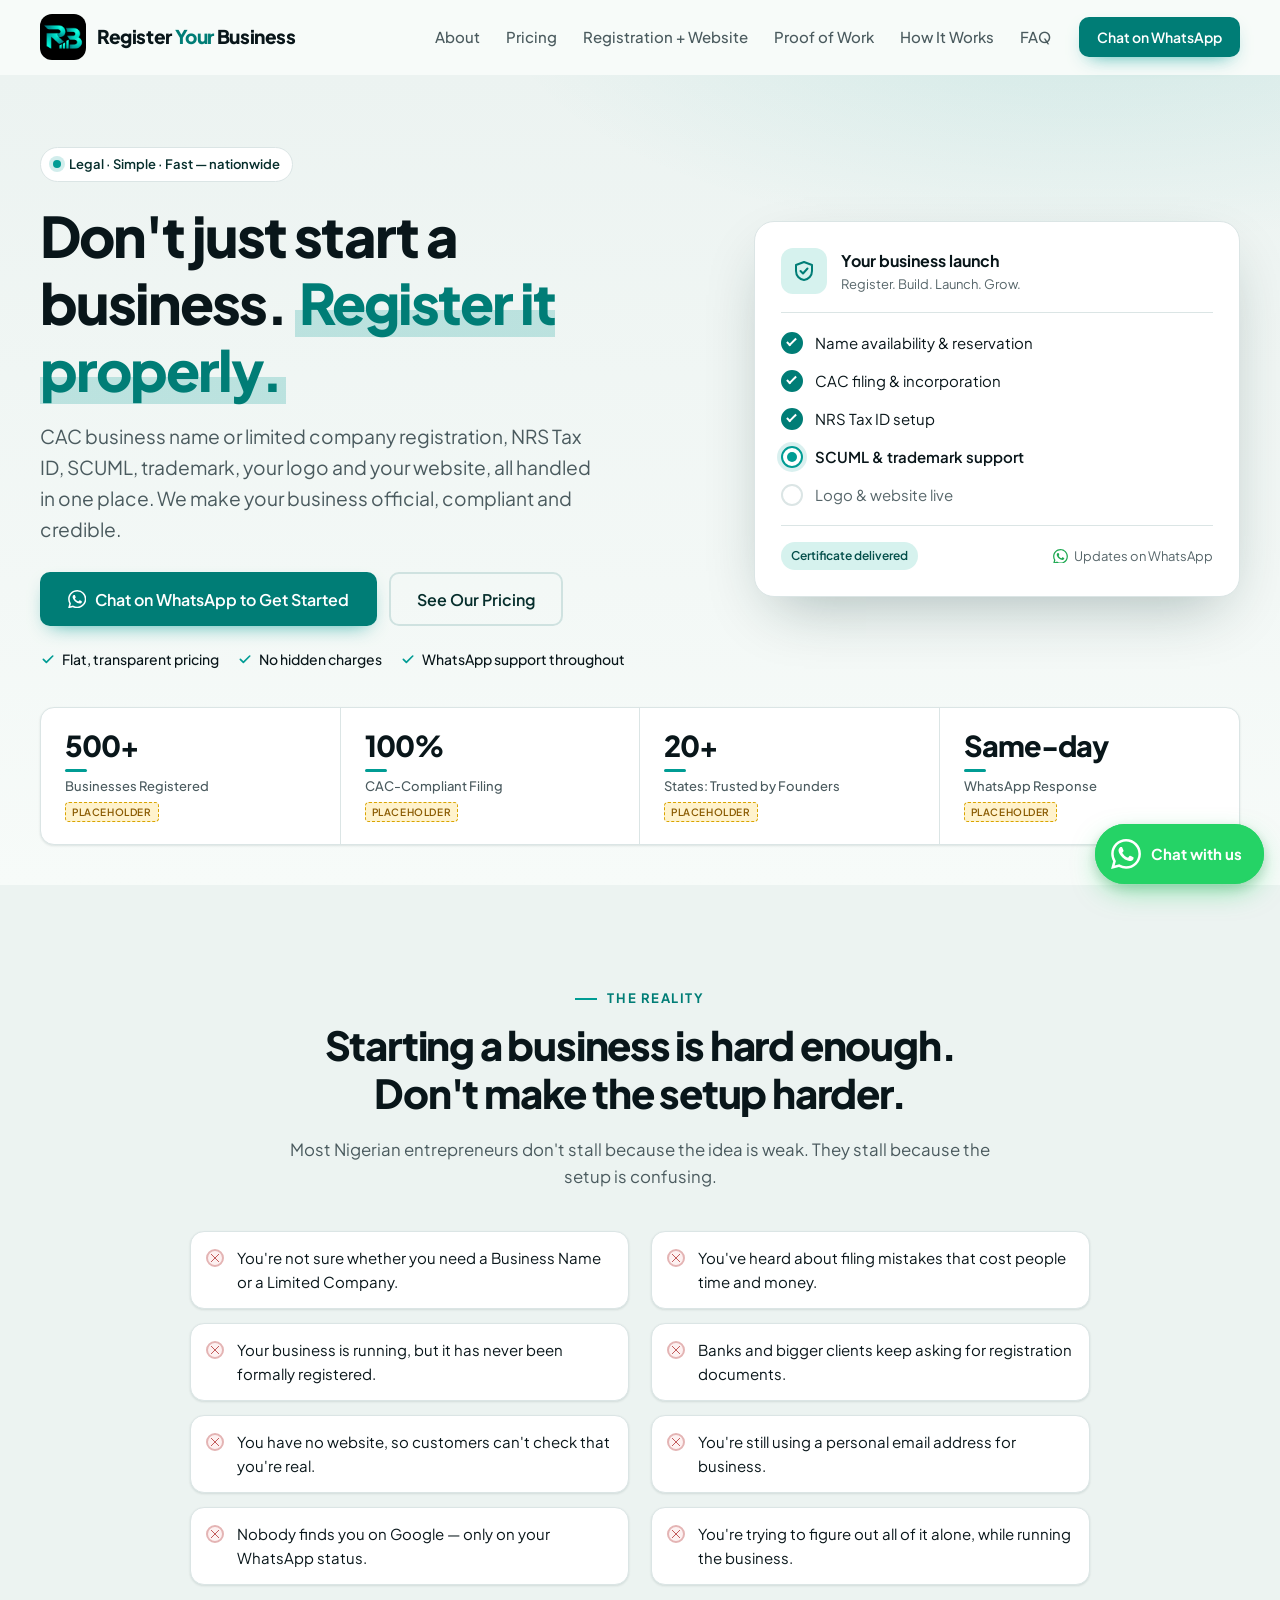
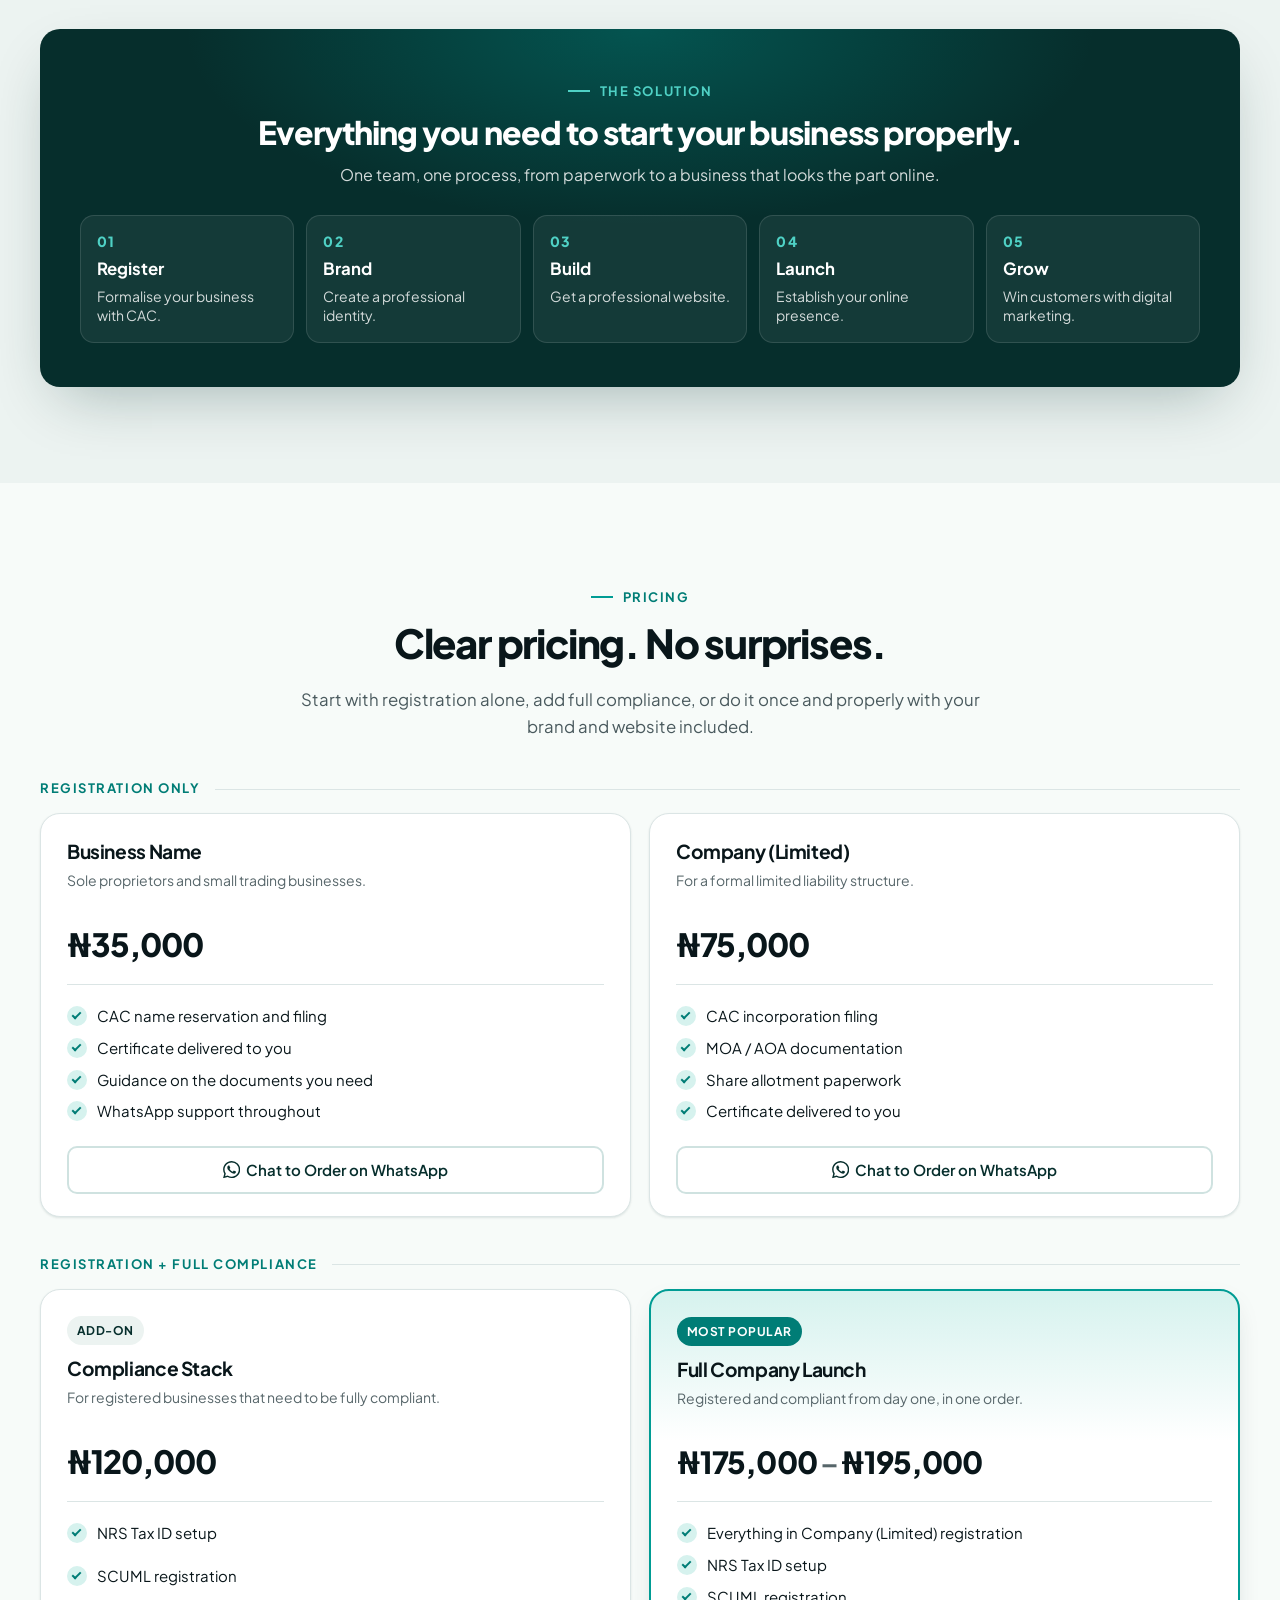
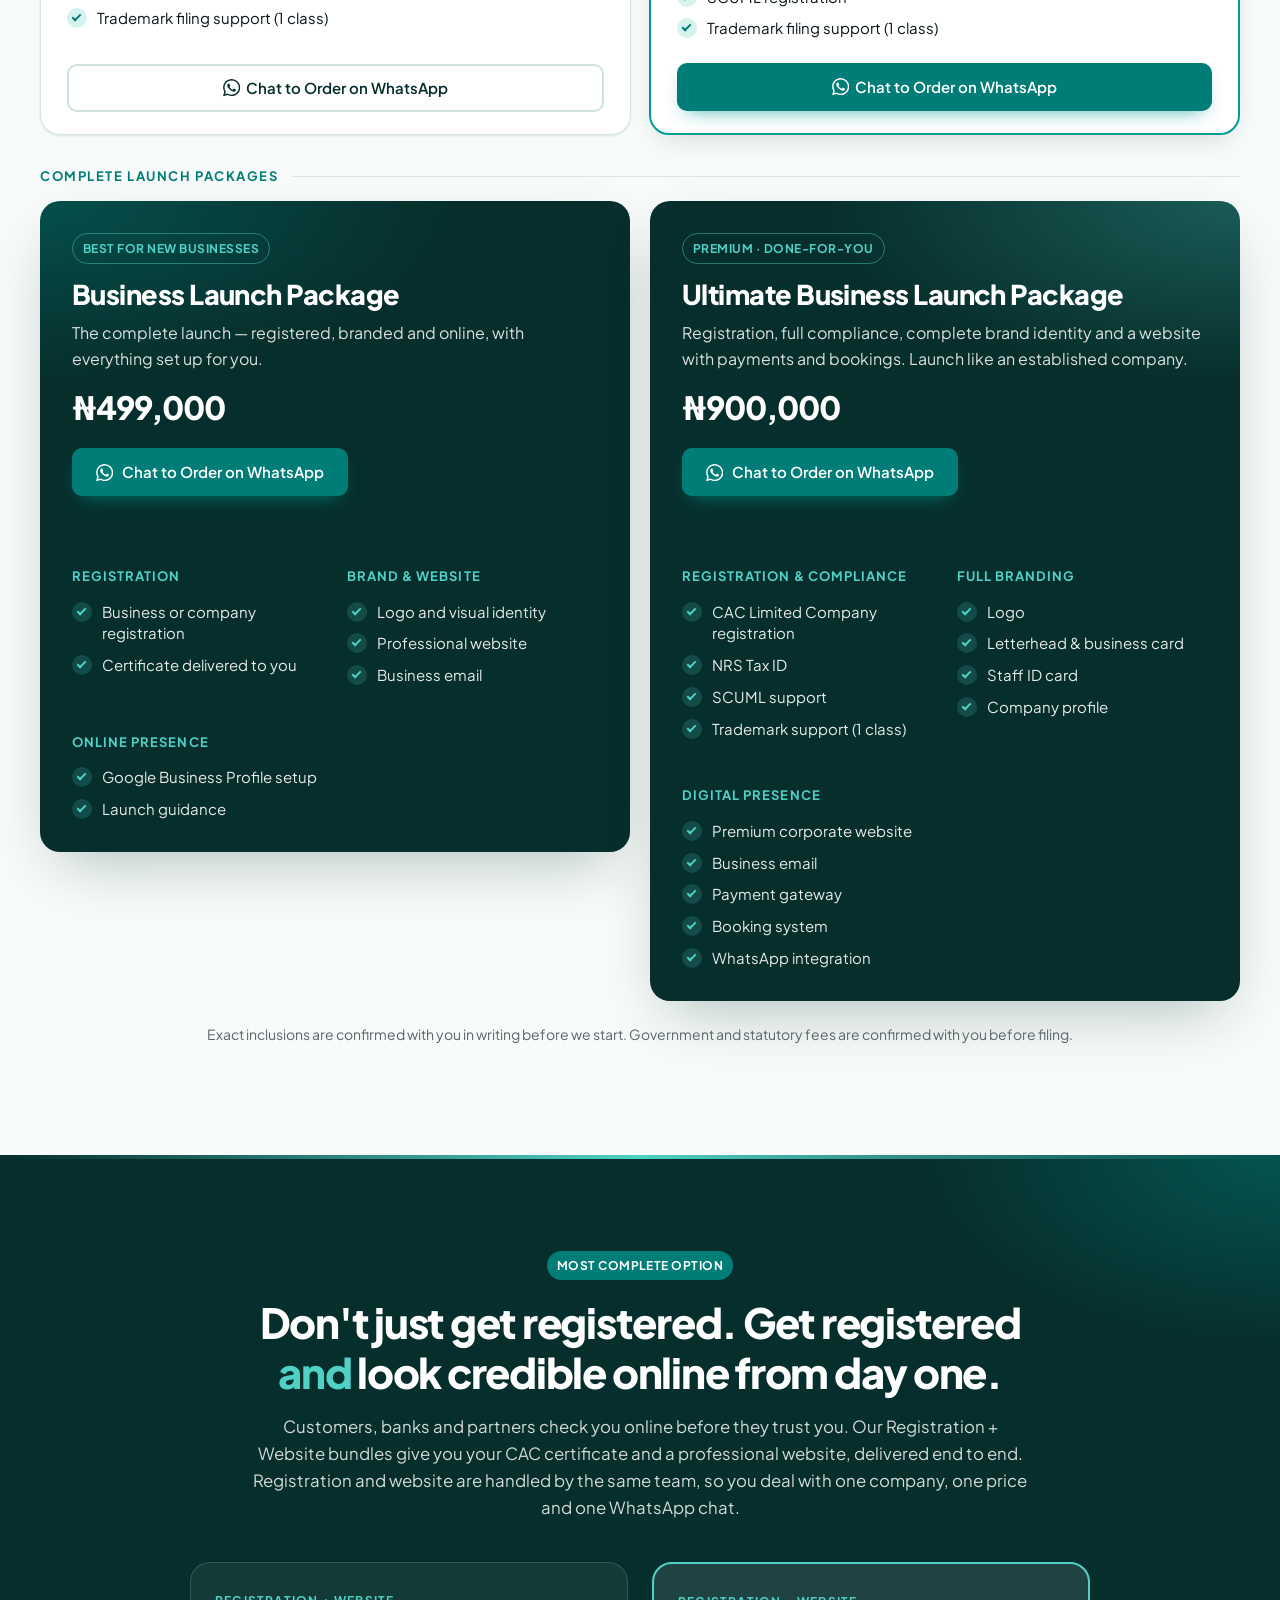
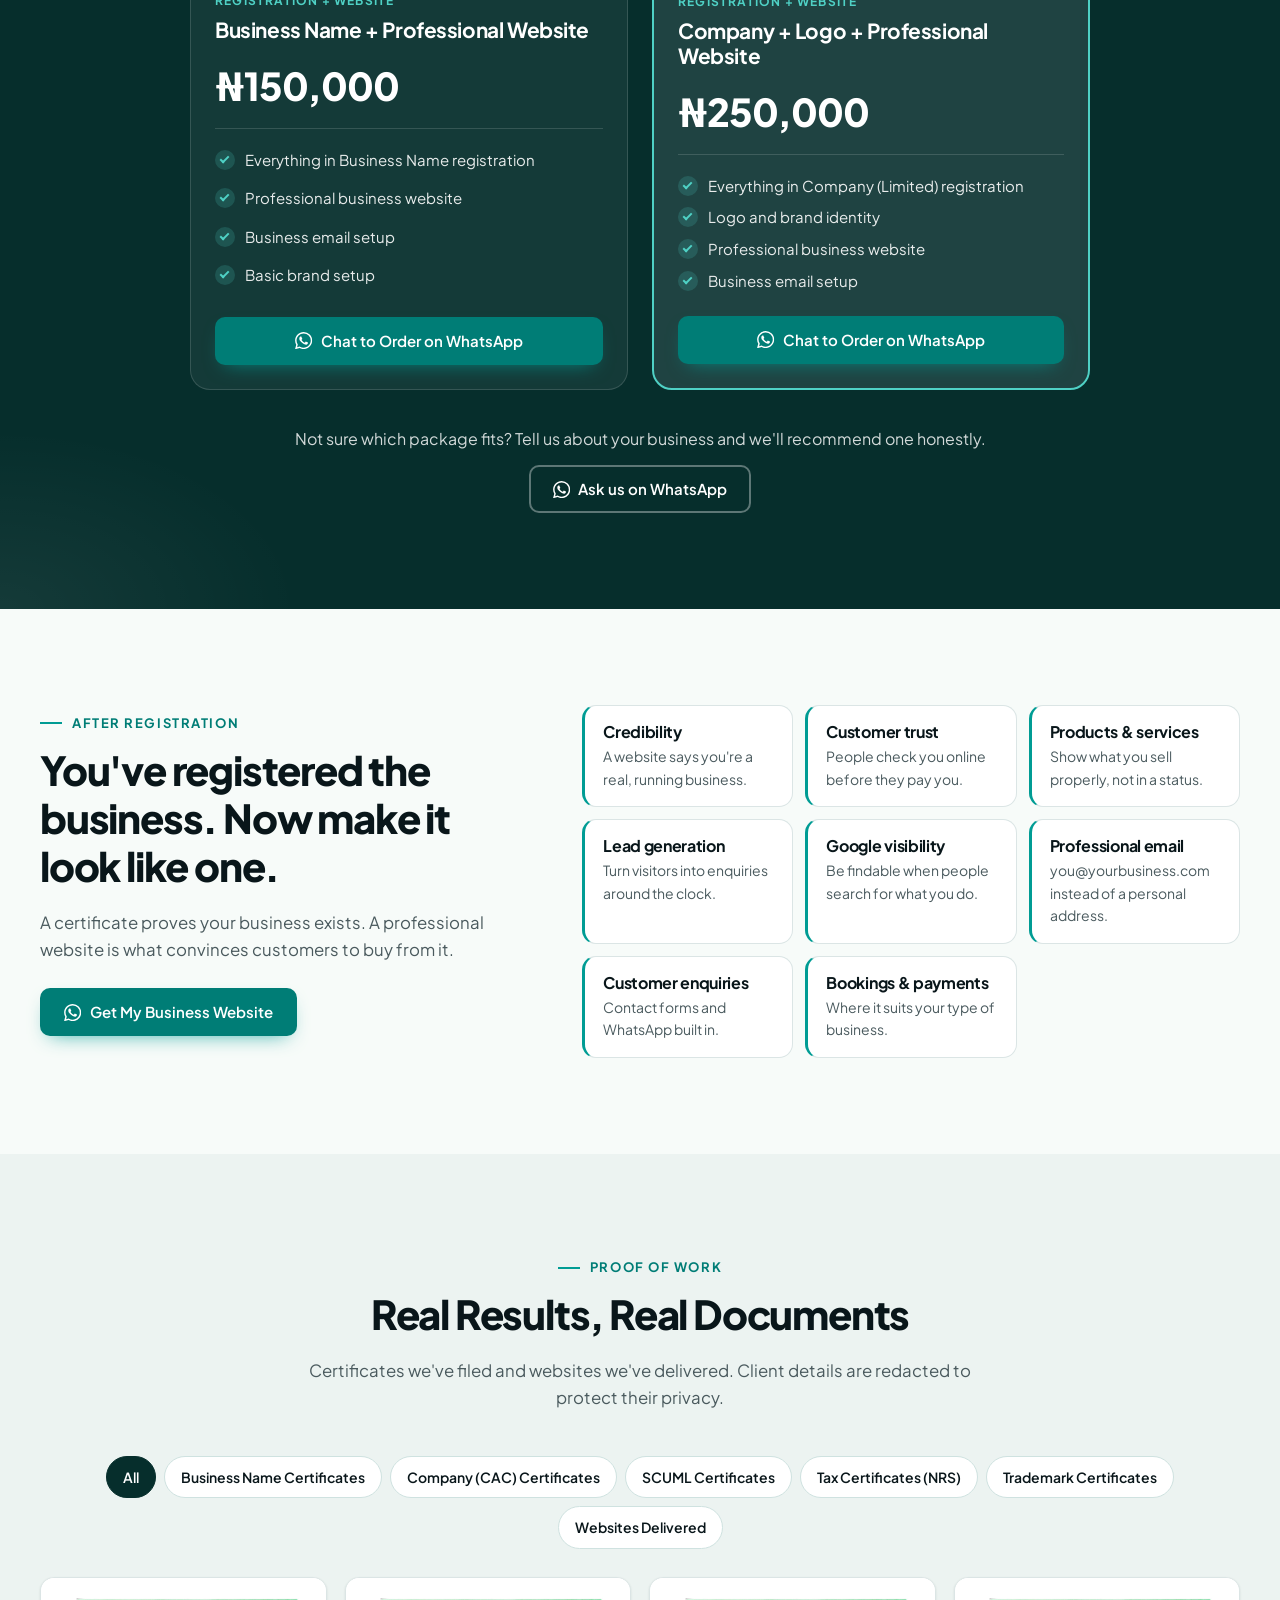
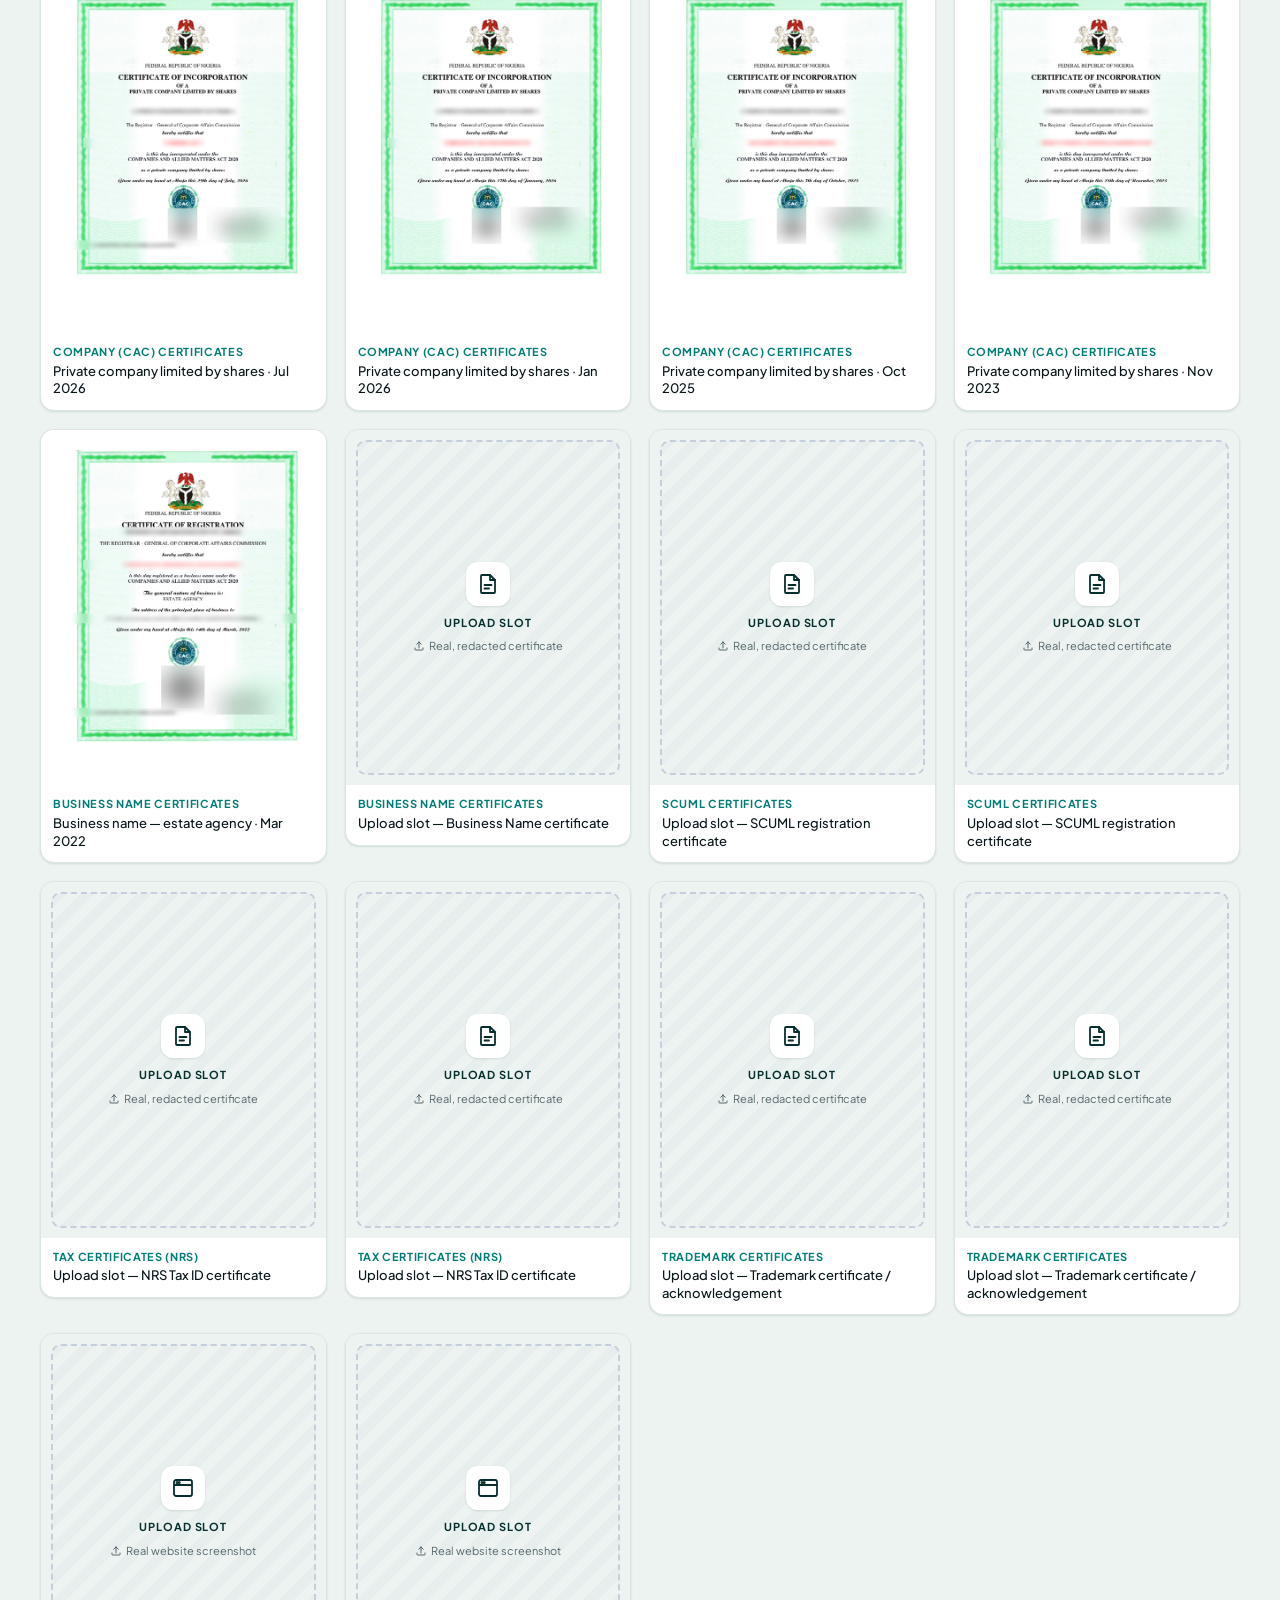
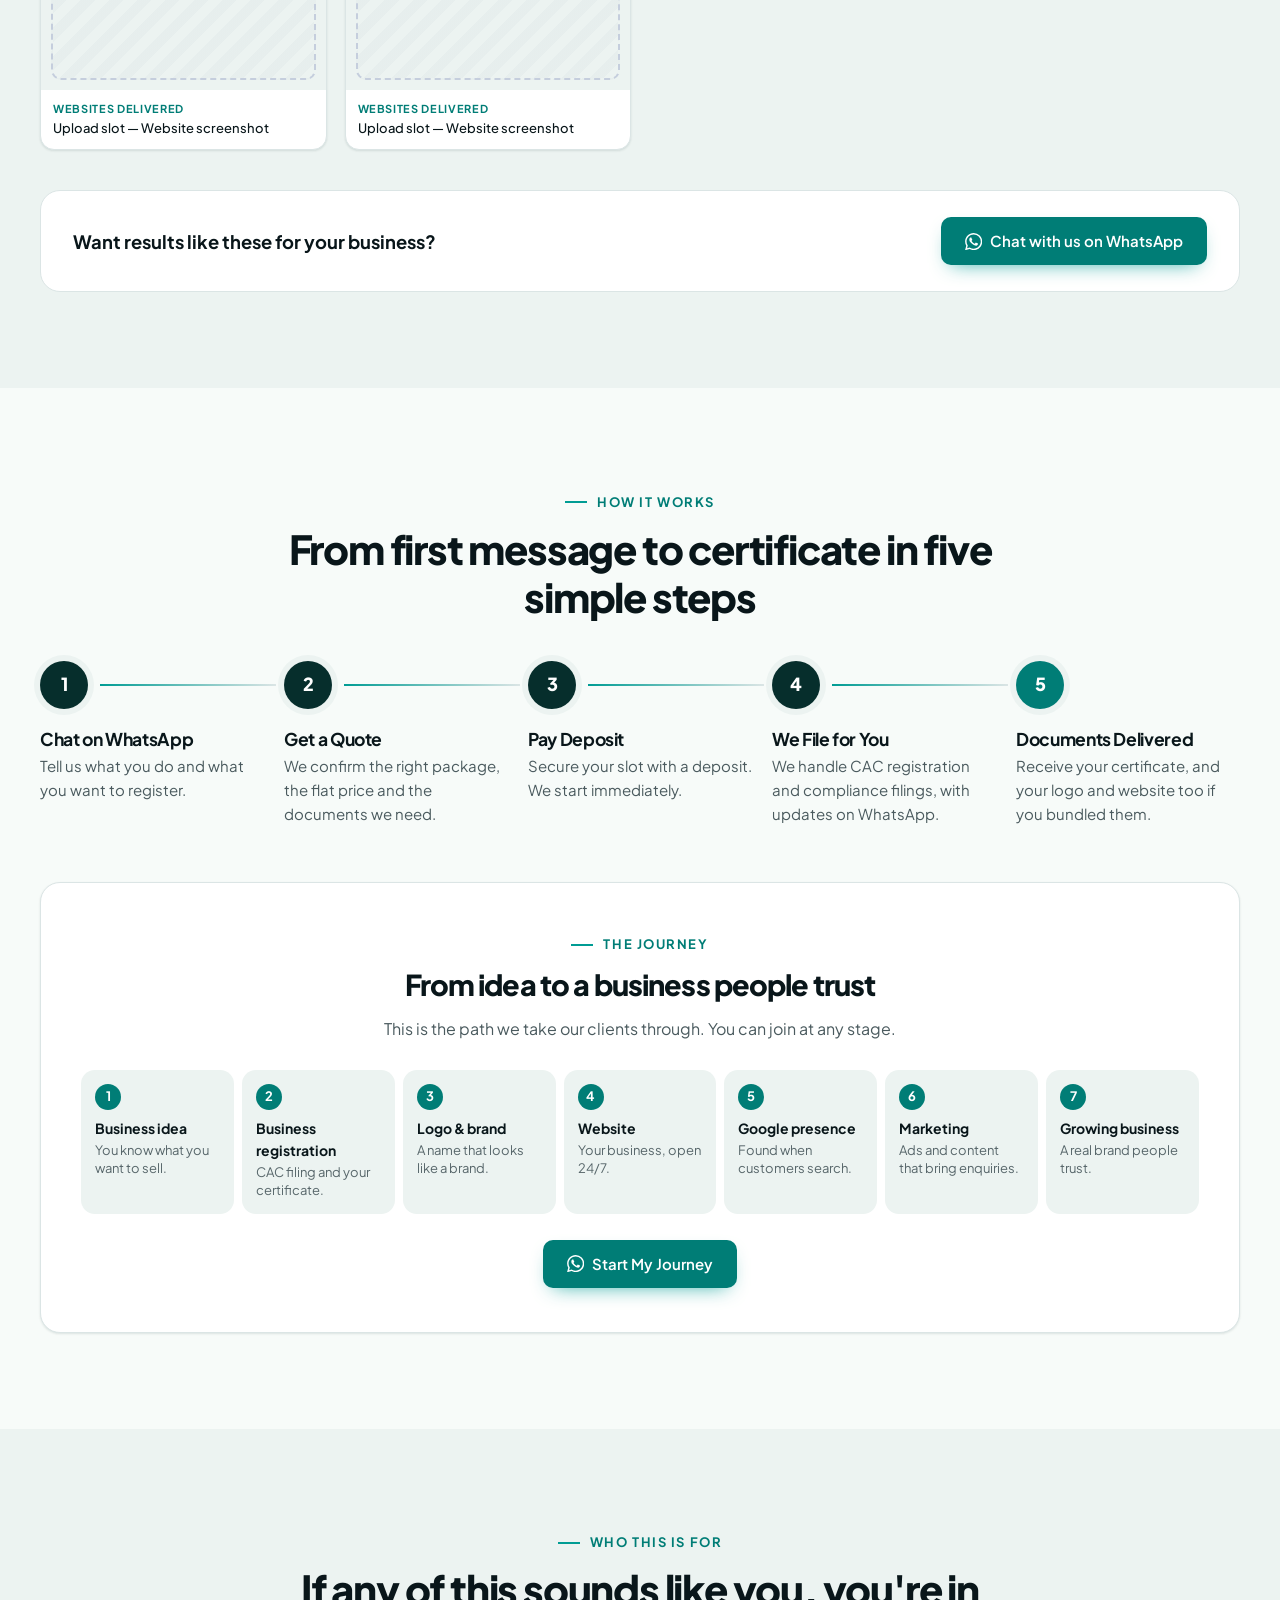
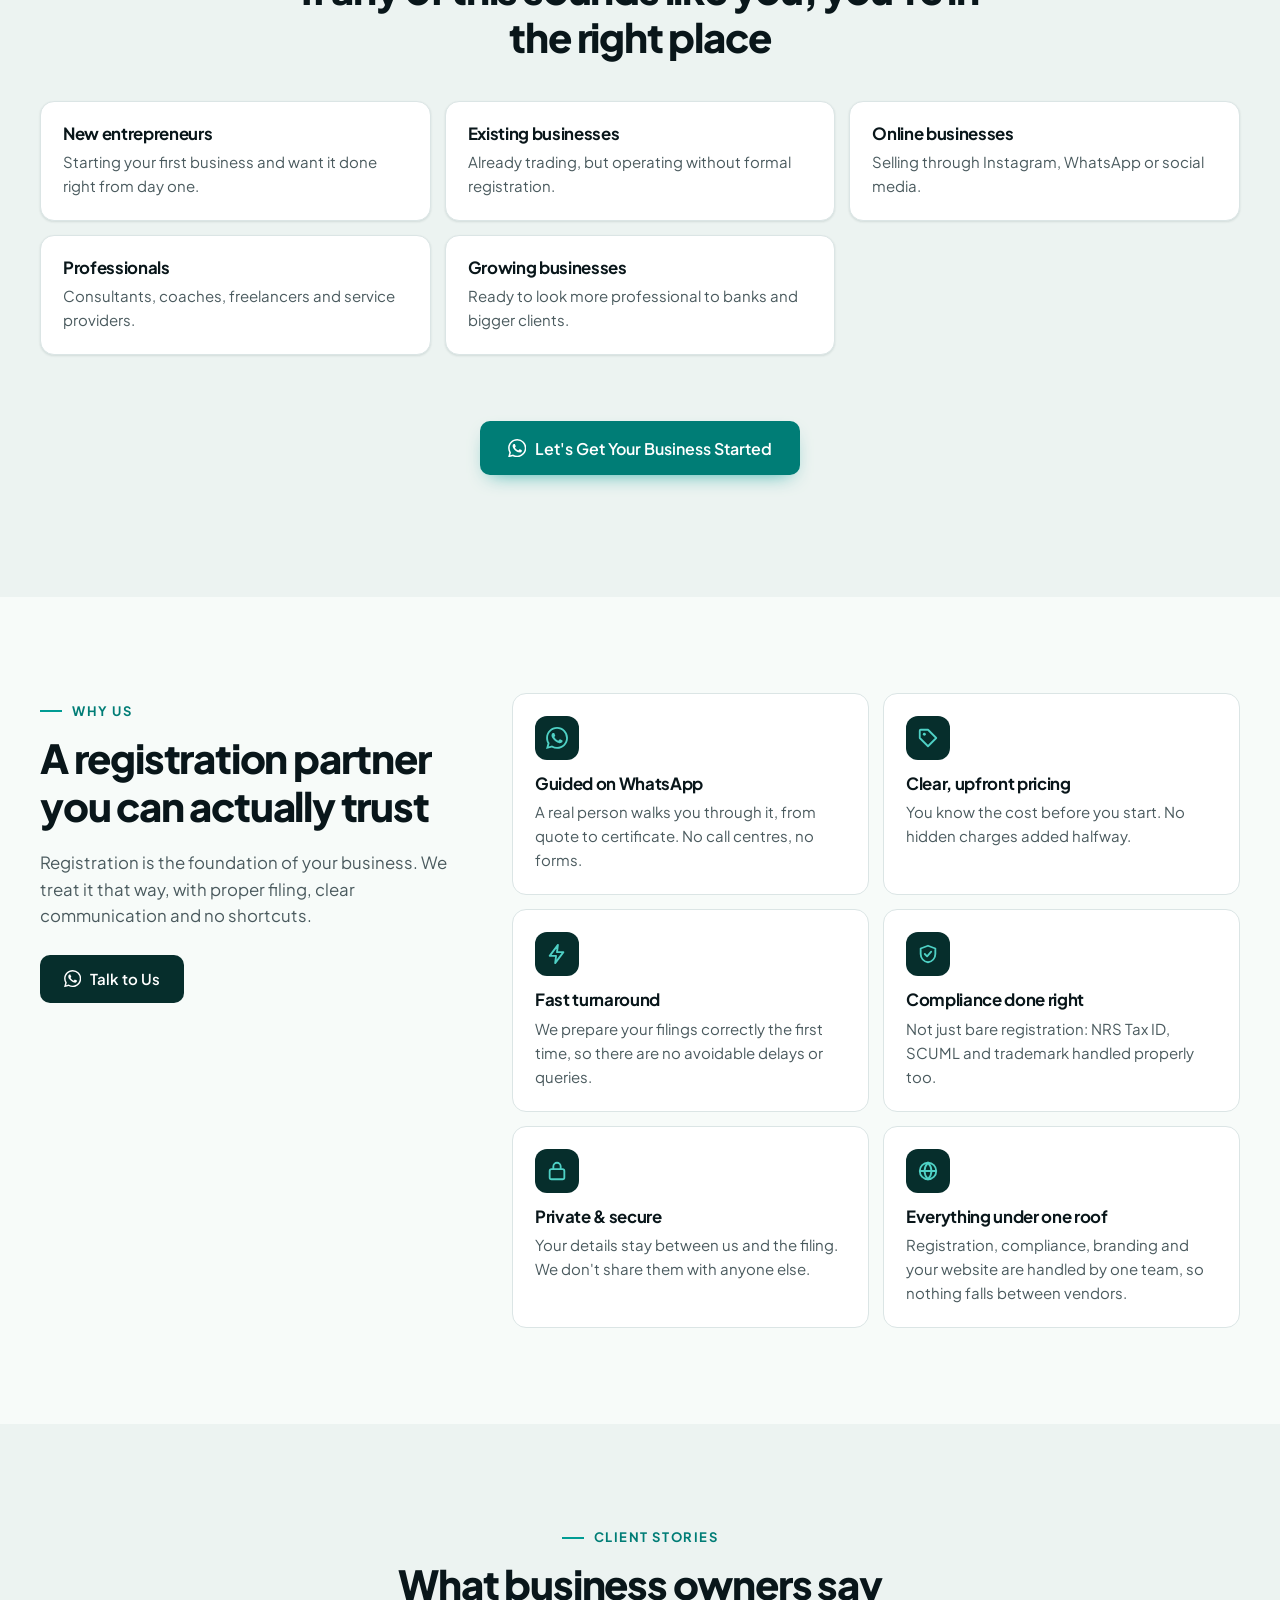
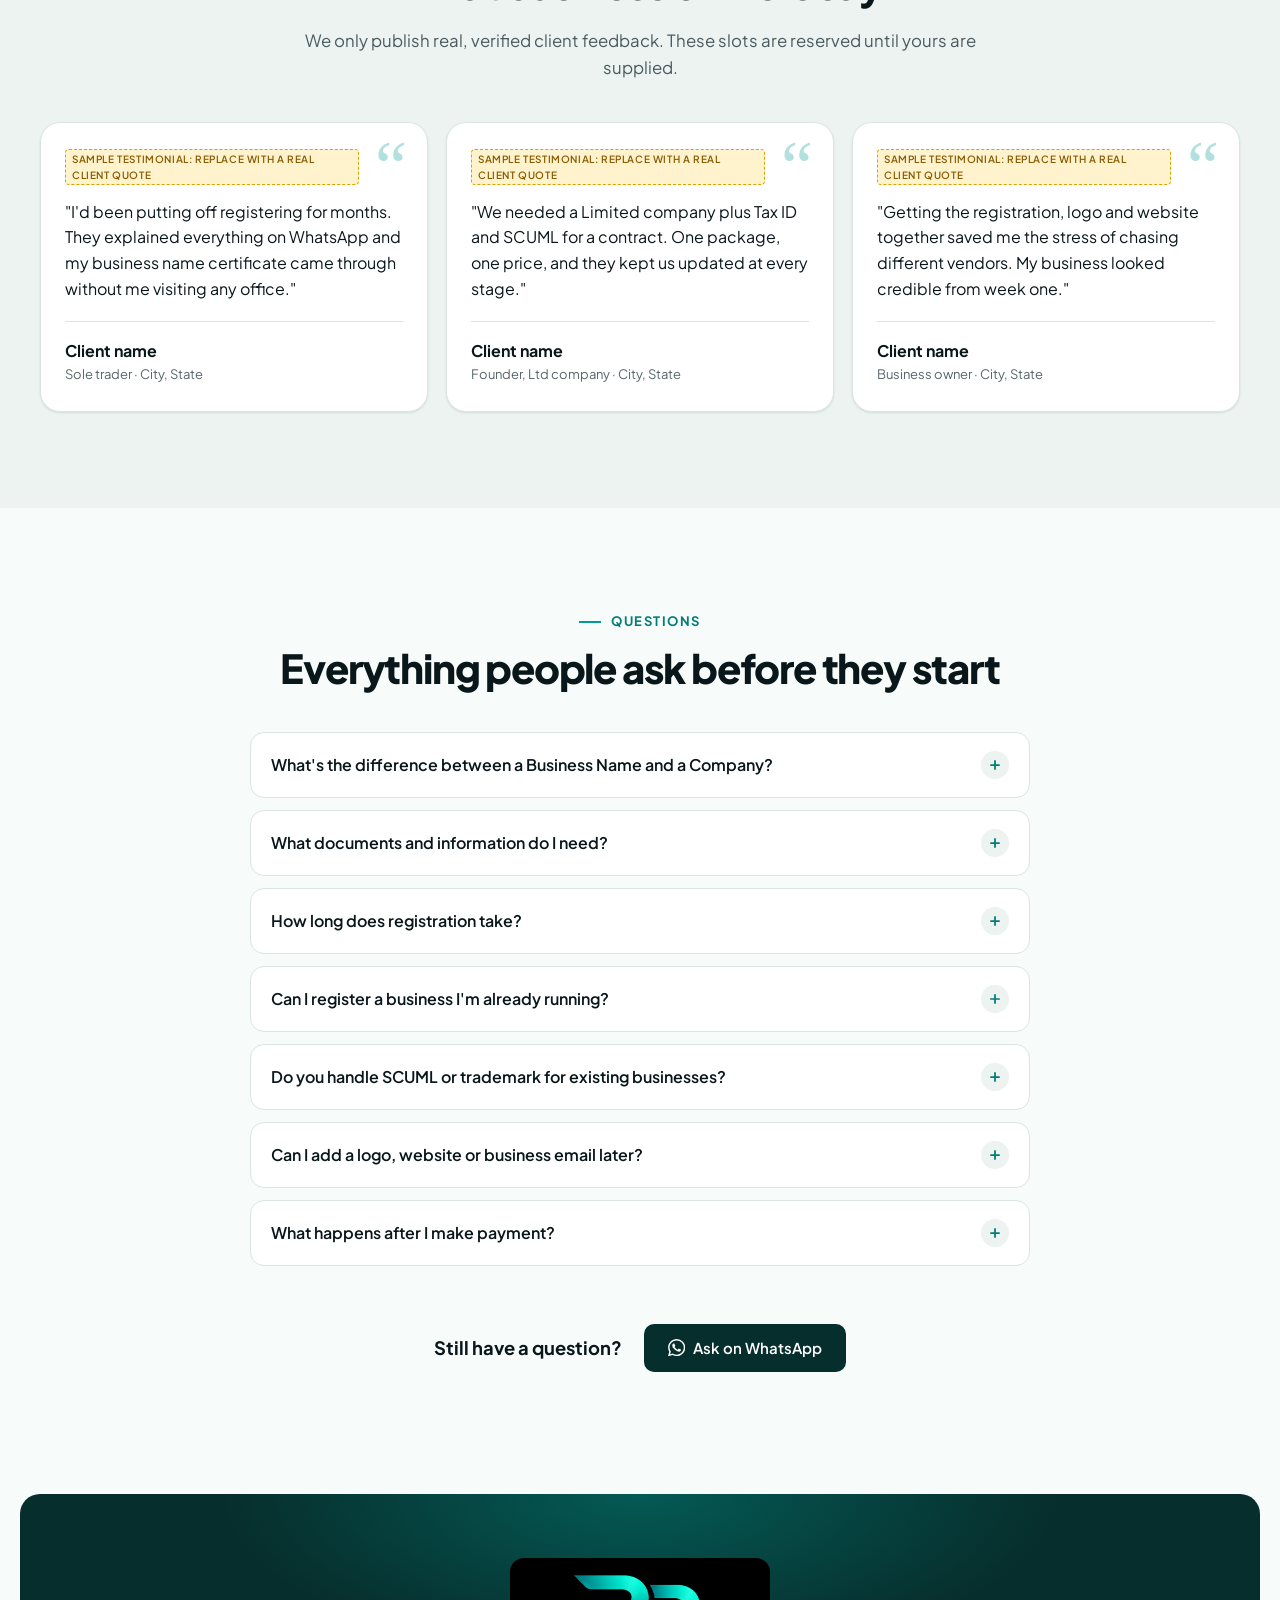
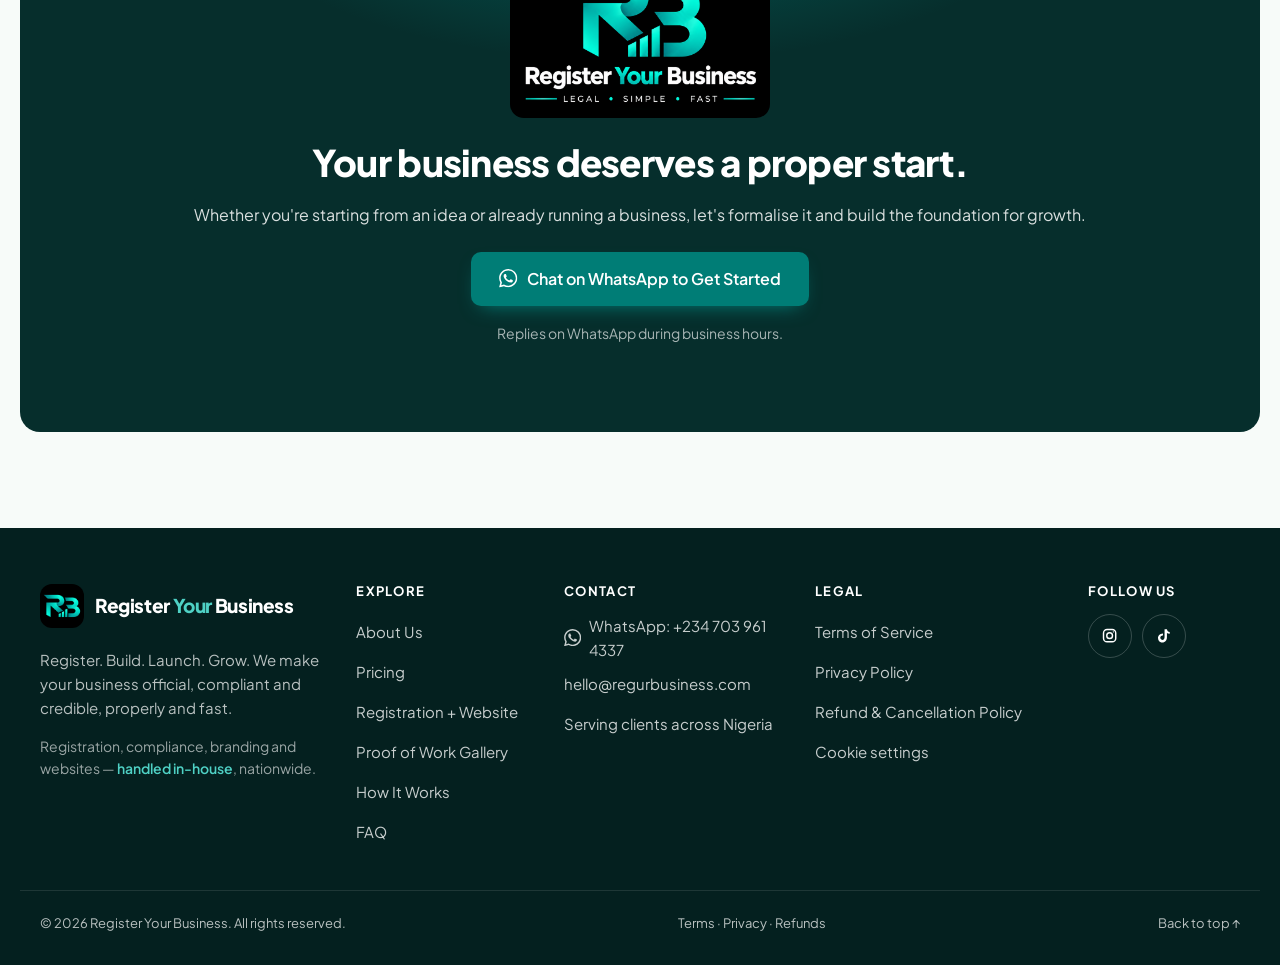
<file: index.html>
<!DOCTYPE html>
<html lang="en-NG">
<head>
  <meta charset="utf-8">
  <meta name="viewport" content="width=device-width, initial-scale=1, viewport-fit=cover">
  <title>Register Your Business in Nigeria | CAC, SCUML &amp; Trademark Registration</title>
  <meta name="description" content="Register Your Business handles business registration in Nigeria end to end: CAC business name and company registration, NRS Tax ID, SCUML registration, trademark registration in Nigeria, plus your logo and website. Flat pricing, WhatsApp support, fast turnaround.">
  <meta name="keywords" content="business registration Nigeria, CAC registration, business name registration, company registration Nigeria, SCUML registration, trademark registration Nigeria, NRS Tax ID, register your business">
  <meta name="theme-color" content="#062E2C">
  <!-- EDITABLE: replace with the live domain -->
  <link rel="canonical" href="https://digoracle1.github.io/regurbusiness-website/">

  <meta property="og:type" content="website">
  <meta property="og:site_name" content="Register Your Business">
  <meta property="og:title" content="Register. Build. Launch. Grow. | Register Your Business">
  <meta property="og:description" content="CAC registration, NRS Tax ID, SCUML, trademark, logo and website for Nigerian businesses. Legal, simple, fast. Chat with us on WhatsApp.">
  <meta property="og:url" content="https://digoracle1.github.io/regurbusiness-website/">
  <meta property="og:image" content="https://digoracle1.github.io/regurbusiness-website/images/og-image.jpg">
  <meta name="twitter:card" content="summary_large_image">

  <link rel="icon" href="images/favicon.png" type="image/png">
  <link rel="apple-touch-icon" href="images/logo-mark.png">

  <link rel="preconnect" href="https://fonts.googleapis.com">
  <link rel="preconnect" href="https://fonts.gstatic.com" crossorigin>
  <link href="https://fonts.googleapis.com/css2?family=Plus+Jakarta+Sans:wght@400;500;600;700;800&display=swap" rel="stylesheet">
  <link rel="stylesheet" href="css/styles.css">

  <script type="application/ld+json">
  {
    "@context": "https://schema.org",
    "@type": "ProfessionalService",
    "name": "Register Your Business",
    "slogan": "Register. Build. Launch. Grow.",
    "url": "https://digoracle1.github.io/regurbusiness-website/",
    "logo": "https://digoracle1.github.io/regurbusiness-website/images/logo-mark.png",
    "description": "Business registration and compliance in Nigeria: CAC business name and company registration, NRS Tax ID, SCUML registration, trademark registration, branding and websites.",
    "areaServed": { "@type": "Country", "name": "Nigeria" },
    "sameAs": ["https://www.instagram.com/regurbusiness", "https://www.tiktok.com/@registeryourbusiness"],
    "telephone": "+2347039614337",
    "priceRange": "₦35,000 – ₦900,000",
    "makesOffer": [
      { "@type": "Offer", "name": "Business Name Registration", "price": "35000", "priceCurrency": "NGN" },
      { "@type": "Offer", "name": "Company (Limited) Registration", "price": "75000", "priceCurrency": "NGN" },
      { "@type": "Offer", "name": "Compliance Stack (NRS Tax ID, SCUML, Trademark)", "price": "120000", "priceCurrency": "NGN" },
      { "@type": "Offer", "name": "Business Name + Professional Website", "price": "150000", "priceCurrency": "NGN" },
      { "@type": "Offer", "name": "Full Company Launch", "priceSpecification": { "@type": "PriceSpecification", "minPrice": "175000", "maxPrice": "195000", "priceCurrency": "NGN" } },
      { "@type": "Offer", "name": "Company + Logo + Professional Website", "price": "250000", "priceCurrency": "NGN" },
      { "@type": "Offer", "name": "Business Launch Package", "price": "499000", "priceCurrency": "NGN" },
      { "@type": "Offer", "name": "Ultimate Business Launch Package", "price": "900000", "priceCurrency": "NGN" }
    ]
  }
  </script>
  <script src="js/config.js" defer></script>
  <script src="js/gallery-data.js" defer></script>
  <script src="js/main.js" defer></script>
</head>
<body class="show-placeholders">
  <a class="skip-link" href="#main">Skip to content</a>

  <!-- ================= HEADER ================= -->
  <header class="site-header" id="top">
    <div class="container header-inner">
      <a href="#top" class="brand" aria-label="Register Your Business home">
        <img class="brand__logo" src="images/logo-mark.png" alt="" width="512" height="512" fetchpriority="high">
        <span class="brand__text">Register <span>Your</span> Business</span>
      </a>
      <nav class="nav" id="site-nav" aria-label="Main">
        <ul>
          <li><a href="about.html">About</a></li>
          <li><a href="#pricing">Pricing</a></li>
          <li><a href="#bundle">Registration + Website</a></li>
          <li><a href="#proof">Proof of Work</a></li>
          <li><a href="#how-it-works">How It Works</a></li>
          <li><a href="#faq">FAQ</a></li>
        </ul>
        <a class="btn btn--brand btn--sm nav__cta" data-wa="" href="https://wa.me/2347039614337?text=Hi%2C%20I%27d%20like%20to%20register%20my%20business.%20Can%20you%20help%3F">Chat on WhatsApp</a>
      </nav>
      <button class="nav-toggle" type="button" aria-controls="site-nav" aria-expanded="false">
        <span class="sr-only">Open menu</span>
        <span class="nav-toggle__bar" aria-hidden="true"></span>
      </button>
    </div>
  </header>

  <main id="main">
    <!-- ================= 1. HERO ================= -->
    <section class="hero">
      <div class="container hero__grid">
        <div class="hero__copy">
          <p class="eyebrow"><span class="eyebrow__dot" aria-hidden="true"></span> Legal · Simple · Fast — nationwide</p>
          <h1>Don't just start a business. <em>Register it properly.</em></h1>
          <p class="hero__lede">CAC business name or limited company registration, NRS Tax ID, SCUML, trademark, your logo and your website, all handled in one place. We make your business official, compliant and credible.</p>
          <div class="hero__actions">
            <a class="btn btn--brand btn--lg" data-wa="" href="https://wa.me/2347039614337?text=Hi%2C%20I%27d%20like%20to%20register%20my%20business.%20Can%20you%20help%3F">
              <svg class="icon" aria-hidden="true"><use href="#i-whatsapp"/></svg>
              Chat on WhatsApp to Get Started
            </a>
            <a class="btn btn--ghost btn--lg" href="#pricing">See Our Pricing</a>
          </div>
          <ul class="hero__assurances" aria-label="What you get">
            <li><svg class="icon" aria-hidden="true"><use href="#i-check"/></svg> Flat, transparent pricing</li>
            <li><svg class="icon" aria-hidden="true"><use href="#i-check"/></svg> No hidden charges</li>
            <li><svg class="icon" aria-hidden="true"><use href="#i-check"/></svg> WhatsApp support throughout</li>
          </ul>
        </div>

        <!-- Illustrative progress card (not a document) -->
        <div class="hero__card" aria-hidden="true">
          <div class="launch-card">
            <div class="launch-card__head">
              <span class="launch-card__seal"><svg class="icon"><use href="#i-shield"/></svg></span>
              <div>
                <p class="launch-card__title">Your business launch</p>
                <p class="launch-card__sub">Register. Build. Launch. Grow.</p>
              </div>
            </div>
            <ol class="launch-steps">
              <li class="is-done"><span></span>Name availability &amp; reservation</li>
              <li class="is-done"><span></span>CAC filing &amp; incorporation</li>
              <li class="is-done"><span></span>NRS Tax ID setup</li>
              <li class="is-active"><span></span>SCUML &amp; trademark support</li>
              <li><span></span>Logo &amp; website live</li>
            </ol>
            <div class="launch-card__foot">
              <span class="pill pill--brand">Certificate delivered</span>
              <span class="launch-card__chat"><svg class="icon"><use href="#i-whatsapp"/></svg> Updates on WhatsApp</span>
            </div>
          </div>
        </div>
      </div>

      <!-- Trust bar. EDITABLE: placeholder numbers, replace with verified figures before launch -->
      <div class="container">
        <ul class="trust-bar" aria-label="Register Your Business at a glance">
          <li><strong>500+</strong><span>Businesses Registered</span><em class="ph-label">placeholder</em></li>
          <li><strong>100%</strong><span>CAC-Compliant Filing</span><em class="ph-label">placeholder</em></li>
          <li><strong>20+</strong><span>States: Trusted by Founders</span><em class="ph-label">placeholder</em></li>
          <li><strong>Same-day</strong><span>WhatsApp Response</span><em class="ph-label">placeholder</em></li>
        </ul>
      </div>
    </section>

    <!-- ================= 2. THE REALITY / THE SOLUTION ================= -->
    <section class="section section--tint" id="reality" aria-labelledby="reality-title">
      <div class="container">
        <header class="section-head">
          <p class="kicker">The reality</p>
          <h2 id="reality-title">Starting a business is hard enough. Don't make the setup harder.</h2>
          <p>Most Nigerian entrepreneurs don't stall because the idea is weak. They stall because the setup is confusing.</p>
        </header>

        <ul class="reality-list">
          <li>You're not sure whether you need a Business Name or a Limited Company.</li>
          <li>You've heard about filing mistakes that cost people time and money.</li>
          <li>Your business is running, but it has never been formally registered.</li>
          <li>Banks and bigger clients keep asking for registration documents.</li>
          <li>You have no website, so customers can't check that you're real.</li>
          <li>You're still using a personal email address for business.</li>
          <li>Nobody finds you on Google — only on your WhatsApp status.</li>
          <li>You're trying to figure out all of it alone, while running the business.</li>
        </ul>

        <div class="solution">
          <p class="kicker kicker--center">The solution</p>
          <h3>Everything you need to start your business properly.</h3>
          <p class="solution__lede">One team, one process, from paperwork to a business that looks the part online.</p>
          <ol class="rbl-strip">
            <li><span class="rbl-strip__num">01</span><strong>Register</strong><span>Formalise your business with CAC.</span></li>
            <li><span class="rbl-strip__num">02</span><strong>Brand</strong><span>Create a professional identity.</span></li>
            <li><span class="rbl-strip__num">03</span><strong>Build</strong><span>Get a professional website.</span></li>
            <li><span class="rbl-strip__num">04</span><strong>Launch</strong><span>Establish your online presence.</span></li>
            <li><span class="rbl-strip__num">05</span><strong>Grow</strong><span>Win customers with digital marketing.</span></li>
          </ol>
        </div>
      </div>
    </section>

    <!-- ================= 3. SERVICES & PRICING ================= -->
    <section class="section" id="pricing" aria-labelledby="pricing-title">
      <div class="container">
        <header class="section-head">
          <p class="kicker">Pricing</p>
          <h2 id="pricing-title">Clear pricing. No surprises.</h2>
          <p>Start with registration alone, add full compliance, or do it once and properly with your brand and website included.</p>
        </header>

        <h3 class="tier-group">Registration only</h3>
        <div class="pricing-grid pricing-grid--2">
          <article class="price-card">
            <h4 class="price-card__name">Business Name</h4>
            <p class="price-card__for">Sole proprietors and small trading businesses.</p>
            <p class="price"><span class="price__amount">₦35,000</span></p>
            <ul class="checklist">
              <li>CAC name reservation and filing</li>
              <li>Certificate delivered to you</li>
              <li>Guidance on the documents you need</li>
              <li>WhatsApp support throughout</li>
            </ul>
            <a class="btn btn--outline btn--block" data-wa="Hi, I'm interested in Business Name registration (₦35,000)." href="https://wa.me/2347039614337?text=Hi%2C%20I%27m%20interested%20in%20Business%20Name%20registration%20%28%E2%82%A635%2C000%29.">
              <svg class="icon" aria-hidden="true"><use href="#i-whatsapp"/></svg> Chat to Order on WhatsApp
            </a>
          </article>

          <article class="price-card">
            <h4 class="price-card__name">Company (Limited)</h4>
            <p class="price-card__for">For a formal limited liability structure.</p>
            <p class="price"><span class="price__amount">₦75,000</span></p>
            <ul class="checklist">
              <li>CAC incorporation filing</li>
              <li>MOA / AOA documentation</li>
              <li>Share allotment paperwork</li>
              <li>Certificate delivered to you</li>
            </ul>
            <a class="btn btn--outline btn--block" data-wa="Hi, I'm interested in Company (Limited) registration (₦75,000)." href="https://wa.me/2347039614337?text=Hi%2C%20I%27m%20interested%20in%20Company%20%28Limited%29%20registration%20%28%E2%82%A675%2C000%29.">
              <svg class="icon" aria-hidden="true"><use href="#i-whatsapp"/></svg> Chat to Order on WhatsApp
            </a>
          </article>
        </div>

        <h3 class="tier-group">Registration + full compliance</h3>
        <div class="pricing-grid pricing-grid--2">
          <article class="price-card">
            <span class="tag tag--muted">Add-on</span>
            <h4 class="price-card__name">Compliance Stack</h4>
            <p class="price-card__for">For registered businesses that need to be fully compliant.</p>
            <p class="price"><span class="price__amount">₦120,000</span></p>
            <ul class="checklist">
              <li>NRS Tax ID setup</li>
              <li>SCUML registration</li>
              <li>Trademark filing support (1 class)</li>
            </ul>
            <a class="btn btn--outline btn--block" data-wa="Hi, I'm interested in the Compliance Stack add-on (₦120,000)." href="https://wa.me/2347039614337?text=Hi%2C%20I%27m%20interested%20in%20the%20Compliance%20Stack%20add-on%20%28%E2%82%A6120%2C000%29.">
              <svg class="icon" aria-hidden="true"><use href="#i-whatsapp"/></svg> Chat to Order on WhatsApp
            </a>
          </article>

          <article class="price-card price-card--popular">
            <span class="tag tag--brand">Most Popular</span>
            <h4 class="price-card__name">Full Company Launch</h4>
            <p class="price-card__for">Registered <em>and</em> compliant from day one, in one order.</p>
            <p class="price"><span class="price__amount">₦175,000<span class="price__dash">–</span>₦195,000</span></p>
            <ul class="checklist">
              <li>Everything in Company (Limited) registration</li>
              <li>NRS Tax ID setup</li>
              <li>SCUML registration</li>
              <li>Trademark filing support (1 class)</li>
            </ul>
            <a class="btn btn--brand btn--block" data-wa="Hi, I'm interested in the Full Company Launch package (₦175,000–₦195,000)." href="https://wa.me/2347039614337?text=Hi%2C%20I%27m%20interested%20in%20the%20Full%20Company%20Launch%20package%20%28%E2%82%A6175%2C000%E2%80%93%E2%82%A6195%2C000%29.">
              <svg class="icon" aria-hidden="true"><use href="#i-whatsapp"/></svg> Chat to Order on WhatsApp
            </a>
          </article>
        </div>

        <h3 class="tier-group">Complete launch packages</h3>
        <div class="launch-grid">
          <article class="ultimate-card">
            <div class="ultimate-card__intro">
              <span class="tag tag--brand-outline">Best for new businesses</span>
              <h4>Business Launch Package</h4>
              <p>The complete launch — registered, branded and online, with everything set up for you.</p>
              <p class="price price--light"><span class="price__amount">₦499,000</span></p>
              <a class="btn btn--brand btn--block-mobile" data-wa="Hi, I'm interested in the Business Launch Package (₦499,000)." href="https://wa.me/2347039614337?text=Hi%2C%20I%27m%20interested%20in%20the%20Business%20Launch%20Package%20%28%E2%82%A6499%2C000%29.">
                <svg class="icon" aria-hidden="true"><use href="#i-whatsapp"/></svg> Chat to Order on WhatsApp
              </a>
            </div>
            <div class="ultimate-card__features">
              <div>
                <h5>Registration</h5>
                <ul class="checklist checklist--light">
                  <li>Business or company registration</li>
                  <li>Certificate delivered to you</li>
                </ul>
              </div>
              <div>
                <h5>Brand &amp; website</h5>
                <ul class="checklist checklist--light">
                  <li>Logo and visual identity</li>
                  <li>Professional website</li>
                  <li>Business email</li>
                </ul>
              </div>
              <div>
                <h5>Online presence</h5>
                <ul class="checklist checklist--light">
                  <li>Google Business Profile setup</li>
                  <li>Launch guidance</li>
                </ul>
              </div>
            </div>
          </article>

          <article class="ultimate-card ultimate-card--max">
            <div class="ultimate-card__intro">
              <span class="tag tag--brand-outline">Premium · Done-for-you</span>
              <h4>Ultimate Business Launch Package</h4>
              <p>Registration, full compliance, complete brand identity and a website with payments and bookings. Launch like an established company.</p>
              <p class="price price--light"><span class="price__amount">₦900,000</span></p>
              <a class="btn btn--brand btn--block-mobile" data-wa="Hi, I'm interested in the Ultimate Business Launch Package (₦900,000)." href="https://wa.me/2347039614337?text=Hi%2C%20I%27m%20interested%20in%20the%20Ultimate%20Business%20Launch%20Package%20%28%E2%82%A6900%2C000%29.">
                <svg class="icon" aria-hidden="true"><use href="#i-whatsapp"/></svg> Chat to Order on WhatsApp
              </a>
            </div>
            <div class="ultimate-card__features">
              <div>
                <h5>Registration &amp; compliance</h5>
                <ul class="checklist checklist--light">
                  <li>CAC Limited Company registration</li>
                  <li>NRS Tax ID</li>
                  <li>SCUML support</li>
                  <li>Trademark support (1 class)</li>
                </ul>
              </div>
              <div>
                <h5>Full branding</h5>
                <ul class="checklist checklist--light">
                  <li>Logo</li>
                  <li>Letterhead &amp; business card</li>
                  <li>Staff ID card</li>
                  <li>Company profile</li>
                </ul>
              </div>
              <div>
                <h5>Digital presence</h5>
                <ul class="checklist checklist--light">
                  <li>Premium corporate website</li>
                  <li>Business email</li>
                  <li>Payment gateway</li>
                  <li>Booking system</li>
                  <li>WhatsApp integration</li>
                </ul>
              </div>
            </div>
          </article>
        </div>

        <p class="pricing-note">Exact inclusions are confirmed with you in writing before we start. Government and statutory fees are confirmed with you before filing.</p>
      </div>
    </section>

    <!-- ================= 4. COMBINED BUNDLE ================= -->
    <section class="section bundle" id="bundle" aria-labelledby="bundle-title">
      <div class="container">
        <div class="bundle__head">
          <span class="tag tag--brand">Most Complete Option</span>
          <h2 id="bundle-title">Don't just get registered. Get registered <em>and</em> look credible online from day one.</h2>
          <p>Customers, banks and partners check you online before they trust you. Our Registration + Website bundles give you your CAC certificate and a professional website, delivered end to end. Registration and website are handled by the same team, so you deal with one company, one price and one WhatsApp chat.</p>
        </div>

        <div class="bundle__grid">
          <article class="bundle-card">
            <p class="bundle-card__label">Registration + Website</p>
            <h3>Business Name + Professional Website</h3>
            <p class="price price--light"><span class="price__amount">₦150,000</span></p>
            <ul class="checklist checklist--light">
              <li>Everything in Business Name registration</li>
              <li>Professional business website</li>
              <li>Business email setup</li>
              <li>Basic brand setup</li>
            </ul>
            <a class="btn btn--brand btn--block" data-wa="Hi, I'm interested in the Business Name + Professional Website bundle (₦150,000)." href="https://wa.me/2347039614337?text=Hi%2C%20I%27m%20interested%20in%20the%20Business%20Name%20%2B%20Professional%20Website%20bundle%20%28%E2%82%A6150%2C000%29.">
              <svg class="icon" aria-hidden="true"><use href="#i-whatsapp"/></svg> Chat to Order on WhatsApp
            </a>
          </article>

          <article class="bundle-card bundle-card--featured">
            <p class="bundle-card__label">Registration + Website</p>
            <h3>Company + Logo + Professional Website</h3>
            <p class="price price--light"><span class="price__amount">₦250,000</span></p>
            <ul class="checklist checklist--light">
              <li>Everything in Company (Limited) registration</li>
              <li>Logo and brand identity</li>
              <li>Professional business website</li>
              <li>Business email setup</li>
            </ul>
            <a class="btn btn--brand btn--block" data-wa="Hi, I'm interested in the Company + Logo + Professional Website bundle (₦250,000)." href="https://wa.me/2347039614337?text=Hi%2C%20I%27m%20interested%20in%20the%20Company%20%2B%20Logo%20%2B%20Professional%20Website%20bundle%20%28%E2%82%A6250%2C000%29.">
              <svg class="icon" aria-hidden="true"><use href="#i-whatsapp"/></svg> Chat to Order on WhatsApp
            </a>
          </article>
        </div>

        <div class="bundle__cta">
          <p>Not sure which package fits? Tell us about your business and we'll recommend one honestly.</p>
          <a class="btn btn--ghost-light" data-wa="Hi, I'd like help choosing the right registration package." href="https://wa.me/2347039614337?text=Hi%2C%20I%27d%20like%20help%20choosing%20the%20right%20registration%20package.">
            <svg class="icon" aria-hidden="true"><use href="#i-whatsapp"/></svg> Ask us on WhatsApp
          </a>
        </div>
      </div>
    </section>

    <!-- ================= 5. AFTER REGISTRATION ================= -->
    <section class="section" id="after" aria-labelledby="after-title">
      <div class="container after">
        <header class="section-head section-head--left">
          <p class="kicker">After registration</p>
          <h2 id="after-title">You've registered the business. Now make it look like one.</h2>
          <p>A certificate proves your business exists. A professional website is what convinces customers to buy from it.</p>
          <a class="btn btn--brand" data-wa="Hi, I'd like a professional website for my business." href="https://wa.me/2347039614337?text=Hi%2C%20I%27d%20like%20a%20professional%20website%20for%20my%20business.">
            <svg class="icon" aria-hidden="true"><use href="#i-whatsapp"/></svg> Get My Business Website
          </a>
        </header>
        <ul class="benefit-grid">
          <li><h3>Credibility</h3><p>A website says you're a real, running business.</p></li>
          <li><h3>Customer trust</h3><p>People check you online before they pay you.</p></li>
          <li><h3>Products &amp; services</h3><p>Show what you sell properly, not in a status.</p></li>
          <li><h3>Lead generation</h3><p>Turn visitors into enquiries around the clock.</p></li>
          <li><h3>Google visibility</h3><p>Be findable when people search for what you do.</p></li>
          <li><h3>Professional email</h3><p>you@yourbusiness.com instead of a personal address.</p></li>
          <li><h3>Customer enquiries</h3><p>Contact forms and WhatsApp built in.</p></li>
          <li><h3>Bookings &amp; payments</h3><p>Where it suits your type of business.</p></li>
        </ul>
      </div>
    </section>

    <!-- ================= 6. PROOF OF WORK GALLERY ================= -->
    <section class="section section--tint" id="proof" aria-labelledby="proof-title">
      <div class="container">
        <header class="section-head">
          <p class="kicker">Proof of Work</p>
          <h2 id="proof-title">Real Results, Real Documents</h2>
          <p>Certificates we've filed and websites we've delivered. Client details are redacted to protect their privacy.</p>
        </header>

        <div class="gallery-tabs" role="toolbar" aria-label="Filter proof of work by category" data-gallery-tabs></div>
        <p class="sr-only" aria-live="polite" data-gallery-status></p>
        <ul class="gallery-grid" data-gallery-grid></ul>
        <noscript><p class="noscript-note">Enable JavaScript to view our proof-of-work gallery.</p></noscript>

        <div class="inline-cta">
          <p>Want results like these for your business?</p>
          <a class="btn btn--brand" data-wa="Hi, I saw your proof of work and I'd like results like these for my business." href="https://wa.me/2347039614337?text=Hi%2C%20I%20saw%20your%20proof%20of%20work%20and%20I%27d%20like%20results%20like%20these%20for%20my%20business.">
            <svg class="icon" aria-hidden="true"><use href="#i-whatsapp"/></svg> Chat with us on WhatsApp
          </a>
        </div>
      </div>
    </section>

    <!-- ================= 7. HOW IT WORKS ================= -->
    <section class="section" id="how-it-works" aria-labelledby="how-title">
      <div class="container">
        <header class="section-head">
          <p class="kicker">How It Works</p>
          <h2 id="how-title">From first message to certificate in five simple steps</h2>
        </header>
        <ol class="steps">
          <li class="step">
            <span class="step__num">1</span>
            <div><h3>Chat on WhatsApp</h3><p>Tell us what you do and what you want to register.</p></div>
          </li>
          <li class="step">
            <span class="step__num">2</span>
            <div><h3>Get a Quote</h3><p>We confirm the right package, the flat price and the documents we need.</p></div>
          </li>
          <li class="step">
            <span class="step__num">3</span>
            <div><h3>Pay Deposit</h3><p>Secure your slot with a deposit. We start immediately.</p></div>
          </li>
          <li class="step">
            <span class="step__num">4</span>
            <div><h3>We File for You</h3><p>We handle CAC registration and compliance filings, with updates on WhatsApp.</p></div>
          </li>
          <li class="step">
            <span class="step__num">5</span>
            <div><h3>Documents Delivered</h3><p>Receive your certificate, and your logo and website too if you bundled them.</p></div>
          </li>
        </ol>

        <div class="journey">
          <p class="kicker kicker--center">The journey</p>
          <h3>From idea to a business people trust</h3>
          <p class="journey__lede">This is the path we take our clients through. You can join at any stage.</p>
          <ol class="journey-list">
            <li><span>1</span><strong>Business idea</strong><em>You know what you want to sell.</em></li>
            <li><span>2</span><strong>Business registration</strong><em>CAC filing and your certificate.</em></li>
            <li><span>3</span><strong>Logo &amp; brand</strong><em>A name that looks like a brand.</em></li>
            <li><span>4</span><strong>Website</strong><em>Your business, open 24/7.</em></li>
            <li><span>5</span><strong>Google presence</strong><em>Found when customers search.</em></li>
            <li><span>6</span><strong>Marketing</strong><em>Ads and content that bring enquiries.</em></li>
            <li><span>7</span><strong>Growing business</strong><em>A real brand people trust.</em></li>
          </ol>
          <a class="btn btn--brand" data-wa="Hi, I'd like to start my business journey with you." href="https://wa.me/2347039614337?text=Hi%2C%20I%27d%20like%20to%20start%20my%20business%20journey%20with%20you.">
            <svg class="icon" aria-hidden="true"><use href="#i-whatsapp"/></svg> Start My Journey
          </a>
        </div>
      </div>
    </section>

    <!-- ================= 8. WHO THIS IS FOR ================= -->
    <section class="section section--tint" id="who" aria-labelledby="who-title">
      <div class="container">
        <header class="section-head">
          <p class="kicker">Who this is for</p>
          <h2 id="who-title">If any of this sounds like you, you're in the right place</h2>
        </header>
        <ul class="who-grid">
          <li><h3>New entrepreneurs</h3><p>Starting your first business and want it done right from day one.</p></li>
          <li><h3>Existing businesses</h3><p>Already trading, but operating without formal registration.</p></li>
          <li><h3>Online businesses</h3><p>Selling through Instagram, WhatsApp or social media.</p></li>
          <li><h3>Professionals</h3><p>Consultants, coaches, freelancers and service providers.</p></li>
          <li><h3>Growing businesses</h3><p>Ready to look more professional to banks and bigger clients.</p></li>
        </ul>
        <div class="inline-cta inline-cta--plain">
          <a class="btn btn--brand btn--lg" data-wa="" href="https://wa.me/2347039614337?text=Hi%2C%20I%27d%20like%20to%20register%20my%20business.%20Can%20you%20help%3F">
            <svg class="icon" aria-hidden="true"><use href="#i-whatsapp"/></svg> Let's Get Your Business Started
          </a>
        </div>
      </div>
    </section>

    <!-- ================= 9. WHY US ================= -->
    <section class="section" id="why" aria-labelledby="why-title">
      <div class="container why">
        <header class="section-head section-head--left">
          <p class="kicker">Why us</p>
          <h2 id="why-title">A registration partner you can actually trust</h2>
          <p>Registration is the foundation of your business. We treat it that way, with proper filing, clear communication and no shortcuts.</p>
          <a class="btn btn--dark" data-wa="" href="https://wa.me/2347039614337?text=Hi%2C%20I%27d%20like%20to%20register%20my%20business.%20Can%20you%20help%3F">
            <svg class="icon" aria-hidden="true"><use href="#i-whatsapp"/></svg> Talk to Us
          </a>
        </header>
        <ul class="why-grid">
          <li class="why-item">
            <span class="why-item__icon" aria-hidden="true"><svg class="icon"><use href="#i-whatsapp"/></svg></span>
            <h3>Guided on WhatsApp</h3>
            <p>A real person walks you through it, from quote to certificate. No call centres, no forms.</p>
          </li>
          <li class="why-item">
            <span class="why-item__icon" aria-hidden="true"><svg class="icon"><use href="#i-tag"/></svg></span>
            <h3>Clear, upfront pricing</h3>
            <p>You know the cost before you start. No hidden charges added halfway.</p>
          </li>
          <li class="why-item">
            <span class="why-item__icon" aria-hidden="true"><svg class="icon"><use href="#i-bolt"/></svg></span>
            <h3>Fast turnaround</h3>
            <p>We prepare your filings correctly the first time, so there are no avoidable delays or queries.</p>
          </li>
          <li class="why-item">
            <span class="why-item__icon" aria-hidden="true"><svg class="icon"><use href="#i-shield"/></svg></span>
            <h3>Compliance done right</h3>
            <p>Not just bare registration: NRS Tax ID, SCUML and trademark handled properly too.</p>
          </li>
          <li class="why-item">
            <span class="why-item__icon" aria-hidden="true"><svg class="icon"><use href="#i-lock"/></svg></span>
            <h3>Private &amp; secure</h3>
            <p>Your details stay between us and the filing. We don't share them with anyone else.</p>
          </li>
          <li class="why-item">
            <span class="why-item__icon" aria-hidden="true"><svg class="icon"><use href="#i-globe"/></svg></span>
            <h3>Everything under one roof</h3>
            <p>Registration, compliance, branding and your website are handled by one team, so nothing falls between vendors.</p>
          </li>
        </ul>
      </div>
    </section>

    <!-- ================= 10. TESTIMONIALS ================= -->
    <!-- EDITABLE: SAMPLE COPY ONLY. Replace with real, permission-cleared client quotes before launch. -->
    <section class="section section--tint" id="testimonials" aria-labelledby="testimonials-title">
      <div class="container">
        <header class="section-head">
          <p class="kicker">Client stories</p>
          <h2 id="testimonials-title">What business owners say</h2>
          <p>We only publish real, verified client feedback. These slots are reserved until yours are supplied.</p>
        </header>
        <ul class="testimonials">
          <li class="testimonial">
            <em class="ph-label ph-label--block">Sample testimonial: replace with a real client quote</em>
            <blockquote><p>"I'd been putting off registering for months. They explained everything on WhatsApp and my business name certificate came through without me visiting any office."</p></blockquote>
            <p class="testimonial__by"><strong>Client name</strong><span>Sole trader · City, State</span></p>
          </li>
          <li class="testimonial">
            <em class="ph-label ph-label--block">Sample testimonial: replace with a real client quote</em>
            <blockquote><p>"We needed a Limited company plus Tax ID and SCUML for a contract. One package, one price, and they kept us updated at every stage."</p></blockquote>
            <p class="testimonial__by"><strong>Client name</strong><span>Founder, Ltd company · City, State</span></p>
          </li>
          <li class="testimonial">
            <em class="ph-label ph-label--block">Sample testimonial: replace with a real client quote</em>
            <blockquote><p>"Getting the registration, logo and website together saved me the stress of chasing different vendors. My business looked credible from week one."</p></blockquote>
            <p class="testimonial__by"><strong>Client name</strong><span>Business owner · City, State</span></p>
          </li>
        </ul>
      </div>
    </section>

    <!-- ================= 11. FAQ ================= -->
    <section class="section" id="faq" aria-labelledby="faq-title">
      <div class="container faq-wrap">
        <header class="section-head">
          <p class="kicker">Questions</p>
          <h2 id="faq-title">Everything people ask before they start</h2>
        </header>
        <div class="faq">
          <details>
            <summary>What's the difference between a Business Name and a Company?</summary>
            <div class="faq__body">
              <p>A <strong>Business Name</strong> is the simplest structure. You and the business are legally the same, which suits sole traders and small businesses starting out.</p>
              <p>A <strong>Company (Limited)</strong> is a separate legal entity with directors and shareholders. It limits your personal liability and is usually expected for government or corporate contracts, investors, and larger bank facilities. Not sure which you need? Ask us and we'll advise honestly.</p>
            </div>
          </details>
          <details>
            <summary>What documents and information do I need?</summary>
            <div class="faq__body">
              <p>For a <strong>Business Name</strong>, we typically need a valid means of ID (NIN slip, international passport, driver's licence or voter's card), a passport photograph, your signature, two or three proposed business names, your business address and a short description of what the business does.</p>
              <p>For a <strong>Company (Limited)</strong>, we need the same details for each director and shareholder, plus the proposed share structure and the company's registered address. Send us a message and we'll give you a simple checklist for your exact case.</p>
            </div>
          </details>
          <details>
            <summary>How long does registration take?</summary>
            <div class="faq__body">
              <!-- EDITABLE: confirm these timelines match your current CAC experience -->
              <p>Business name registrations are usually completed within a few working days once your name is approved and your documents are complete. Company registrations take a little longer. Final timelines depend on CAC and other agencies' processing, so we'll give you a realistic estimate when we quote and keep you updated on WhatsApp throughout.</p>
            </div>
          </details>
          <details>
            <summary>Can I register a business I'm already running?</summary>
            <div class="faq__body">
              <p>Yes, and most of our clients do exactly that. If you're already trading without registration, we'll formalise it with CAC and, if you need it, add your Tax ID, SCUML and trademark so the business is fully compliant.</p>
            </div>
          </details>
          <details>
            <summary>Do you handle SCUML or trademark for existing businesses?</summary>
            <div class="faq__body">
              <p>Yes. If you're already registered with CAC, you can order the Compliance Stack (NRS Tax ID, SCUML registration and trademark filing support) or ask us for any of those services individually.</p>
            </div>
          </details>
          <details>
            <summary>Can I add a logo, website or business email later?</summary>
            <div class="faq__body">
              <p>Yes. You can register now and add your logo, website and business email whenever you're ready — our team builds them. If you already know you'll need them, the Registration + Website bundles and the launch packages are the most cost-effective way to get everything together.</p>
            </div>
          </details>
          <details>
            <summary>What happens after I make payment?</summary>
            <div class="faq__body">
              <p>We confirm your payment on WhatsApp, send you the document checklist, and begin the filing as soon as your details are complete. You'll get progress updates at each stage, and your certificate is delivered to you as soon as it's issued.</p>
            </div>
          </details>
        </div>
        <div class="inline-cta inline-cta--plain">
          <p>Still have a question?</p>
          <a class="btn btn--dark" data-wa="Hi, I have a question about business registration." href="https://wa.me/2347039614337?text=Hi%2C%20I%20have%20a%20question%20about%20business%20registration.">
            <svg class="icon" aria-hidden="true"><use href="#i-whatsapp"/></svg> Ask on WhatsApp
          </a>
        </div>
      </div>
    </section>

    <!-- Closing CTA band -->
    <section class="closing" aria-labelledby="closing-title">
      <div class="container closing__inner">
        <img class="closing__logo" src="images/logo-lockup.png" alt="Register Your Business — Legal, Simple, Fast" width="900" height="552" loading="lazy">
        <h2 id="closing-title">Your business deserves a proper start.</h2>
        <p>Whether you're starting from an idea or already running a business, let's formalise it and build the foundation for growth.</p>
        <a class="btn btn--brand btn--lg" data-wa="" href="https://wa.me/2347039614337?text=Hi%2C%20I%27d%20like%20to%20register%20my%20business.%20Can%20you%20help%3F">
          <svg class="icon" aria-hidden="true"><use href="#i-whatsapp"/></svg> Chat on WhatsApp to Get Started
        </a>
        <p class="closing__note">Replies on WhatsApp during business hours.</p>
      </div>
    </section>
  </main>

  <!-- ================= FOOTER ================= -->
  <footer class="site-footer">
    <div class="container footer-grid">
      <div class="footer-brand">
        <a href="#top" class="brand brand--light" aria-label="Register Your Business home">
          <img class="brand__logo" src="images/logo-mark.png" alt="" width="512" height="512" loading="lazy">
          <span class="brand__text">Register <span>Your</span> Business</span>
        </a>
        <p>Register. Build. Launch. Grow. We make your business official, compliant and credible, properly and fast.</p>
        <p class="footer-parent">Registration, compliance, branding and websites — <strong>handled in-house</strong>, nationwide.</p>
      </div>

      <div>
        <h2 class="footer-title">Explore</h2>
        <ul class="footer-links">
          <li><a href="about.html">About Us</a></li>
          <li><a href="#pricing">Pricing</a></li>
          <li><a href="#bundle">Registration + Website</a></li>
          <li><a href="#proof">Proof of Work Gallery</a></li>
          <li><a href="#how-it-works">How It Works</a></li>
          <li><a href="#faq">FAQ</a></li>
        </ul>
      </div>

      <div>
        <h2 class="footer-title">Contact</h2>
        <ul class="footer-links">
          <li><a data-wa="" href="https://wa.me/2347039614337?text=Hi%2C%20I%27d%20like%20to%20register%20my%20business.%20Can%20you%20help%3F"><svg class="icon" aria-hidden="true"><use href="#i-whatsapp"/></svg> WhatsApp: +234 703 961 4337</a></li>
          <!-- EDITABLE: replace with your business email -->
          <li><a href="mailto:hello@regurbusiness.com">hello@regurbusiness.com</a></li>
          <li><span>Serving clients across Nigeria</span></li>
        </ul>
      </div>

      <div>
        <h2 class="footer-title">Legal</h2>
        <ul class="footer-links">
          <li><a href="terms.html">Terms of Service</a></li>
          <li><a href="privacy.html">Privacy Policy</a></li>
          <li><a href="refund-policy.html">Refund &amp; Cancellation Policy</a></li>
          <li><a href="#" data-cookie-settings>Cookie settings</a></li>
        </ul>
      </div>

      <div>
        <h2 class="footer-title">Follow us</h2>
        <ul class="socials">
          <li><a href="https://www.instagram.com/regurbusiness" target="_blank" rel="noopener" aria-label="Register Your Business on Instagram"><svg class="icon" aria-hidden="true"><use href="#i-instagram"/></svg></a></li>
          <li><a href="https://www.tiktok.com/@registeryourbusiness" target="_blank" rel="noopener" aria-label="Register Your Business on TikTok"><svg class="icon" aria-hidden="true"><use href="#i-tiktok"/></svg></a></li>
        </ul>
      </div>
    </div>
    <div class="container footer-bottom">
      <p>© <span data-year>2026</span> Register Your Business. All rights reserved.</p>
      <p class="footer-legal-links"><a href="terms.html">Terms</a> · <a href="privacy.html">Privacy</a> · <a href="refund-policy.html">Refunds</a></p>
      <a href="#top">Back to top ↑</a>
    </div>
  </footer>

  <!-- Floating WhatsApp button (all pages) -->
  <a class="wa-float" data-wa="" href="https://wa.me/2347039614337?text=Hi%2C%20I%27d%20like%20to%20register%20my%20business.%20Can%20you%20help%3F" aria-label="Chat with us on WhatsApp">
    <svg class="icon" aria-hidden="true"><use href="#i-whatsapp"/></svg>
    <span class="wa-float__label">Chat with us</span>
  </a>

  <!-- Gallery lightbox -->
  <dialog class="lightbox" data-lightbox aria-labelledby="lightbox-caption">
    <div class="lightbox__inner">
      <button class="lightbox__close" type="button" data-lightbox-close aria-label="Close">
        <svg class="icon" aria-hidden="true"><use href="#i-close"/></svg>
      </button>
      <figure class="lightbox__figure">
        <div class="lightbox__media" data-lightbox-media></div>
        <figcaption id="lightbox-caption" class="lightbox__caption" data-lightbox-caption></figcaption>
      </figure>
      <div class="lightbox__nav">
        <button class="lightbox__btn" type="button" data-lightbox-prev aria-label="Previous item">
          <svg class="icon" aria-hidden="true"><use href="#i-chev-left"/></svg>
        </button>
        <span class="lightbox__count" data-lightbox-count></span>
        <button class="lightbox__btn" type="button" data-lightbox-next aria-label="Next item">
          <svg class="icon" aria-hidden="true"><use href="#i-chev-right"/></svg>
        </button>
      </div>
    </div>
  </dialog>

  <!-- SVG icon sprite -->
  <svg width="0" height="0" style="position:absolute" aria-hidden="true" focusable="false">
    <symbol id="i-whatsapp" viewBox="0 0 24 24"><path fill="currentColor" d="M17.47 14.38c-.3-.15-1.76-.87-2.03-.97-.27-.1-.47-.15-.67.15-.2.3-.77.97-.94 1.16-.17.2-.35.22-.64.07-.3-.15-1.26-.46-2.39-1.47-.88-.79-1.48-1.76-1.65-2.06-.17-.3-.02-.46.13-.6.13-.14.3-.35.45-.52.15-.18.2-.3.3-.5.1-.2.05-.37-.03-.52-.07-.15-.67-1.61-.91-2.2-.24-.58-.49-.5-.67-.51h-.57c-.2 0-.52.07-.8.37-.27.3-1.04 1.02-1.04 2.48s1.07 2.88 1.21 3.07c.15.2 2.1 3.2 5.08 4.49.71.3 1.26.49 1.7.63.71.22 1.36.19 1.87.12.57-.09 1.76-.72 2-1.41.25-.7.25-1.29.18-1.42-.08-.12-.28-.2-.57-.34M12.05 21.78h-.01a9.87 9.87 0 0 1-5.03-1.38l-.36-.21-3.74.98 1-3.65-.24-.37a9.86 9.86 0 0 1-1.51-5.26c0-5.45 4.44-9.88 9.9-9.88 2.63 0 5.12 1.03 6.98 2.9a9.82 9.82 0 0 1 2.9 6.99c-.01 5.45-4.44 9.88-9.89 9.88m8.41-18.3A11.81 11.81 0 0 0 12.05 0C5.5 0 .16 5.34.16 11.89c0 2.1.55 4.14 1.59 5.95L.06 24l6.3-1.65a11.88 11.88 0 0 0 5.68 1.45h.01c6.55 0 11.89-5.34 11.89-11.9 0-3.18-1.24-6.16-3.48-8.41"/></symbol>
    <symbol id="i-check" viewBox="0 0 24 24"><path fill="none" stroke="currentColor" stroke-width="2.5" stroke-linecap="round" stroke-linejoin="round" d="M5 12.5l4.5 4.5L19 7.5"/></symbol>
    <symbol id="i-shield" viewBox="0 0 24 24"><path fill="none" stroke="currentColor" stroke-width="2" stroke-linejoin="round" d="M12 3l8 3v6c0 4.6-3.3 8.4-8 9-4.7-.6-8-4.4-8-9V6z"/><path fill="none" stroke="currentColor" stroke-width="2" stroke-linecap="round" stroke-linejoin="round" d="M8.5 12l2.5 2.5 4.5-5"/></symbol>
    <symbol id="i-tag" viewBox="0 0 24 24"><path fill="none" stroke="currentColor" stroke-width="2" stroke-linejoin="round" d="M3 12V4a1 1 0 0 1 1-1h8l9 9-9 9z"/><circle cx="8" cy="8" r="1.6" fill="currentColor"/></symbol>
    <symbol id="i-bolt" viewBox="0 0 24 24"><path fill="none" stroke="currentColor" stroke-width="2" stroke-linejoin="round" d="M13 2L4 14h7l-1 8 9-12h-7z"/></symbol>
    <symbol id="i-lock" viewBox="0 0 24 24"><g fill="none" stroke="currentColor" stroke-width="2" stroke-linejoin="round"><rect x="4" y="10" width="16" height="11" rx="2"/><path d="M8 10V7a4 4 0 0 1 8 0v3"/></g></symbol>
    <symbol id="i-globe" viewBox="0 0 24 24"><g fill="none" stroke="currentColor" stroke-width="2"><circle cx="12" cy="12" r="9"/><path d="M3 12h18M12 3c2.5 2.6 3.8 5.6 3.8 9s-1.3 6.4-3.8 9c-2.5-2.6-3.8-5.6-3.8-9S9.5 5.6 12 3z"/></g></symbol>
    <symbol id="i-doc" viewBox="0 0 24 24"><g fill="none" stroke="currentColor" stroke-width="1.8" stroke-linecap="round" stroke-linejoin="round"><path d="M14 3H6a1 1 0 0 0-1 1v16a1 1 0 0 0 1 1h12a1 1 0 0 0 1-1V8z"/><path d="M14 3v5h5M8.5 13h7M8.5 16.5h4.5"/></g></symbol>
    <symbol id="i-browser" viewBox="0 0 24 24"><g fill="none" stroke="currentColor" stroke-width="1.8" stroke-linejoin="round"><rect x="3" y="4" width="18" height="16" rx="2"/><path d="M3 9h18"/><circle cx="6" cy="6.5" r=".6" fill="currentColor"/><circle cx="8.2" cy="6.5" r=".6" fill="currentColor"/></g></symbol>
    <symbol id="i-upload" viewBox="0 0 24 24"><path fill="none" stroke="currentColor" stroke-width="2" stroke-linecap="round" stroke-linejoin="round" d="M12 16V4m0 0l-4.5 4.5M12 4l4.5 4.5M4 16v3a1 1 0 0 0 1 1h14a1 1 0 0 0 1-1v-3"/></symbol>
    <symbol id="i-close" viewBox="0 0 24 24"><path fill="none" stroke="currentColor" stroke-width="2.2" stroke-linecap="round" d="M6 6l12 12M18 6L6 18"/></symbol>
    <symbol id="i-chev-left" viewBox="0 0 24 24"><path fill="none" stroke="currentColor" stroke-width="2.2" stroke-linecap="round" stroke-linejoin="round" d="M15 5l-7 7 7 7"/></symbol>
    <symbol id="i-chev-right" viewBox="0 0 24 24"><path fill="none" stroke="currentColor" stroke-width="2.2" stroke-linecap="round" stroke-linejoin="round" d="M9 5l7 7-7 7"/></symbol>
    <symbol id="i-instagram" viewBox="0 0 24 24"><g fill="none" stroke="currentColor" stroke-width="2"><rect x="3.5" y="3.5" width="17" height="17" rx="5"/><circle cx="12" cy="12" r="4"/><circle cx="17.2" cy="6.8" r=".9" fill="currentColor" stroke="none"/></g></symbol>
    <symbol id="i-tiktok" viewBox="0 0 24 24"><path fill="currentColor" d="M16.6 3c.3 2.2 1.6 3.6 3.9 3.8v2.6c-1.4.1-2.7-.3-3.9-1.1v5.9c0 7.5-8.2 9.8-11.5 4.5-2.1-3.4-.8-9.4 6-9.6v2.8c-.5.1-1.1.2-1.6.4-1.5.5-2.3 1.4-2.1 3.1.5 3.2 6.4 4.2 5.9-2.1V3z"/></symbol>
  </svg>
</body>
</html>
</file>
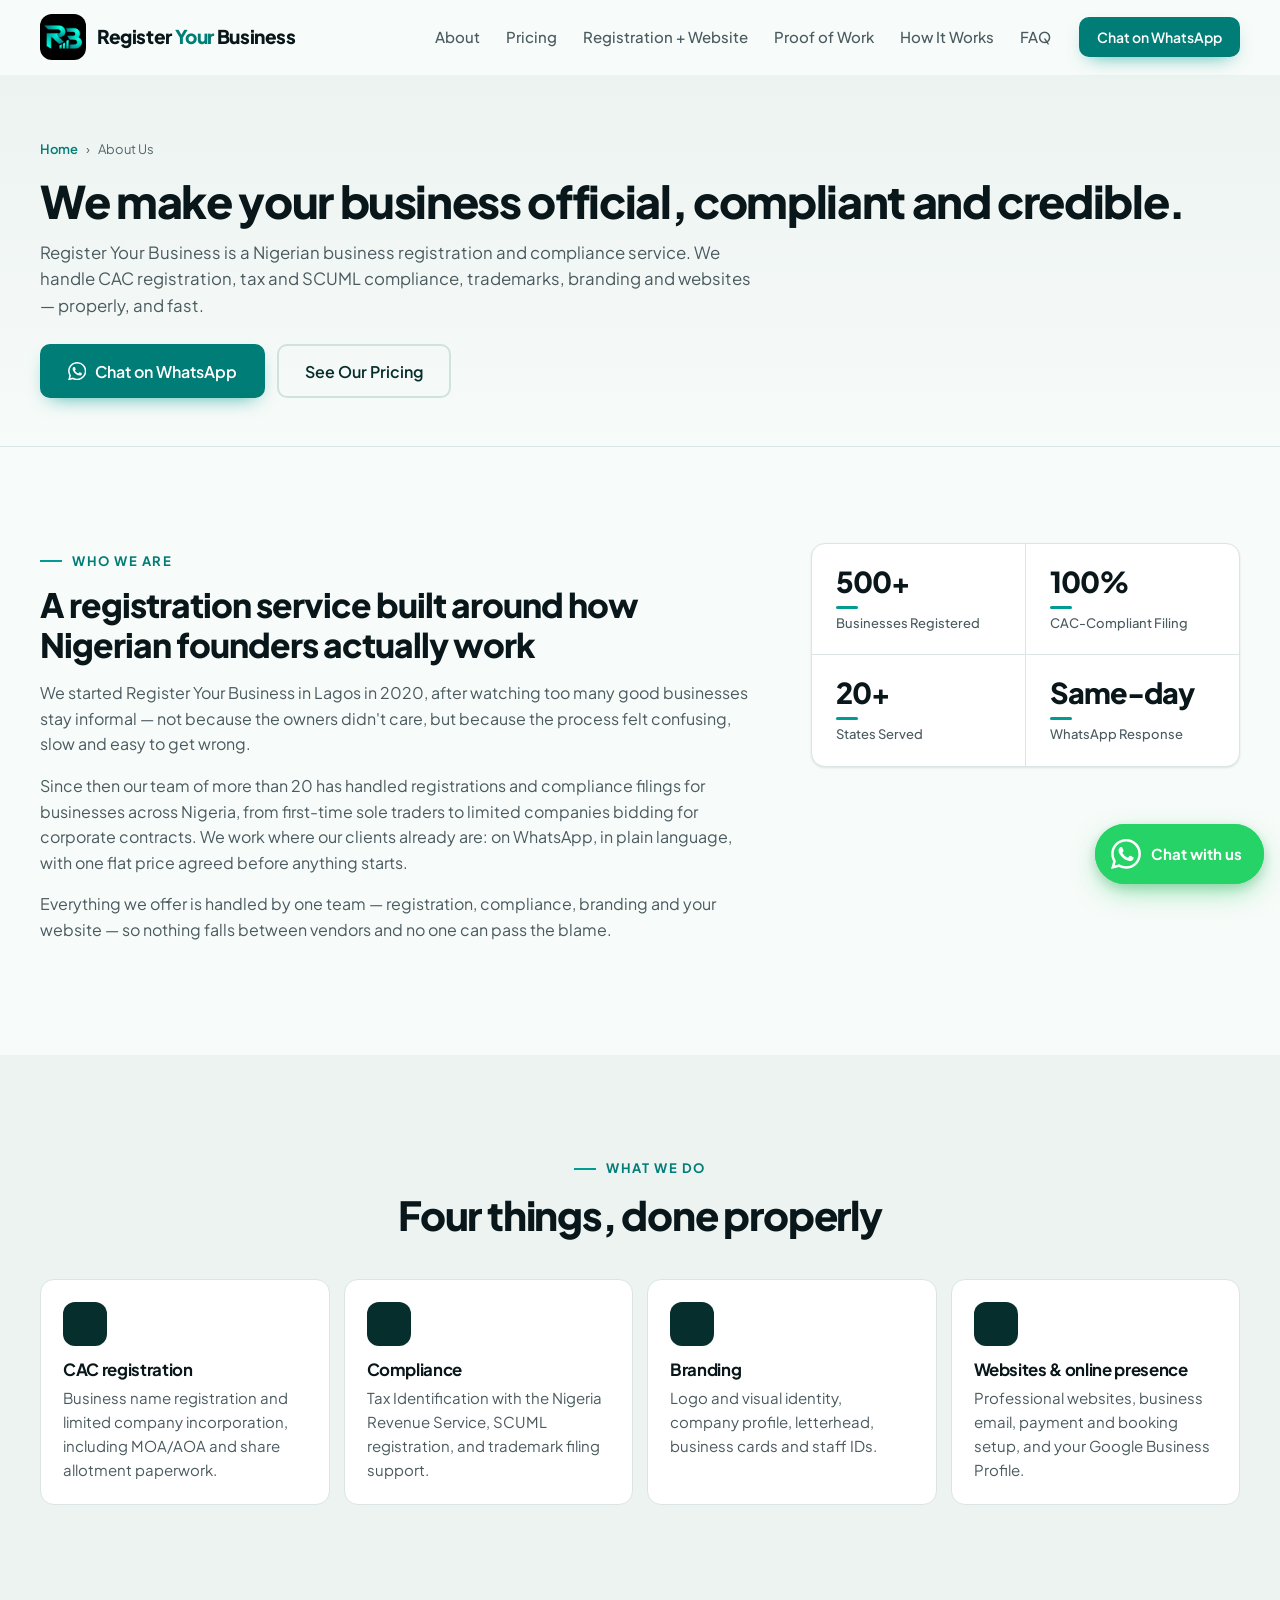
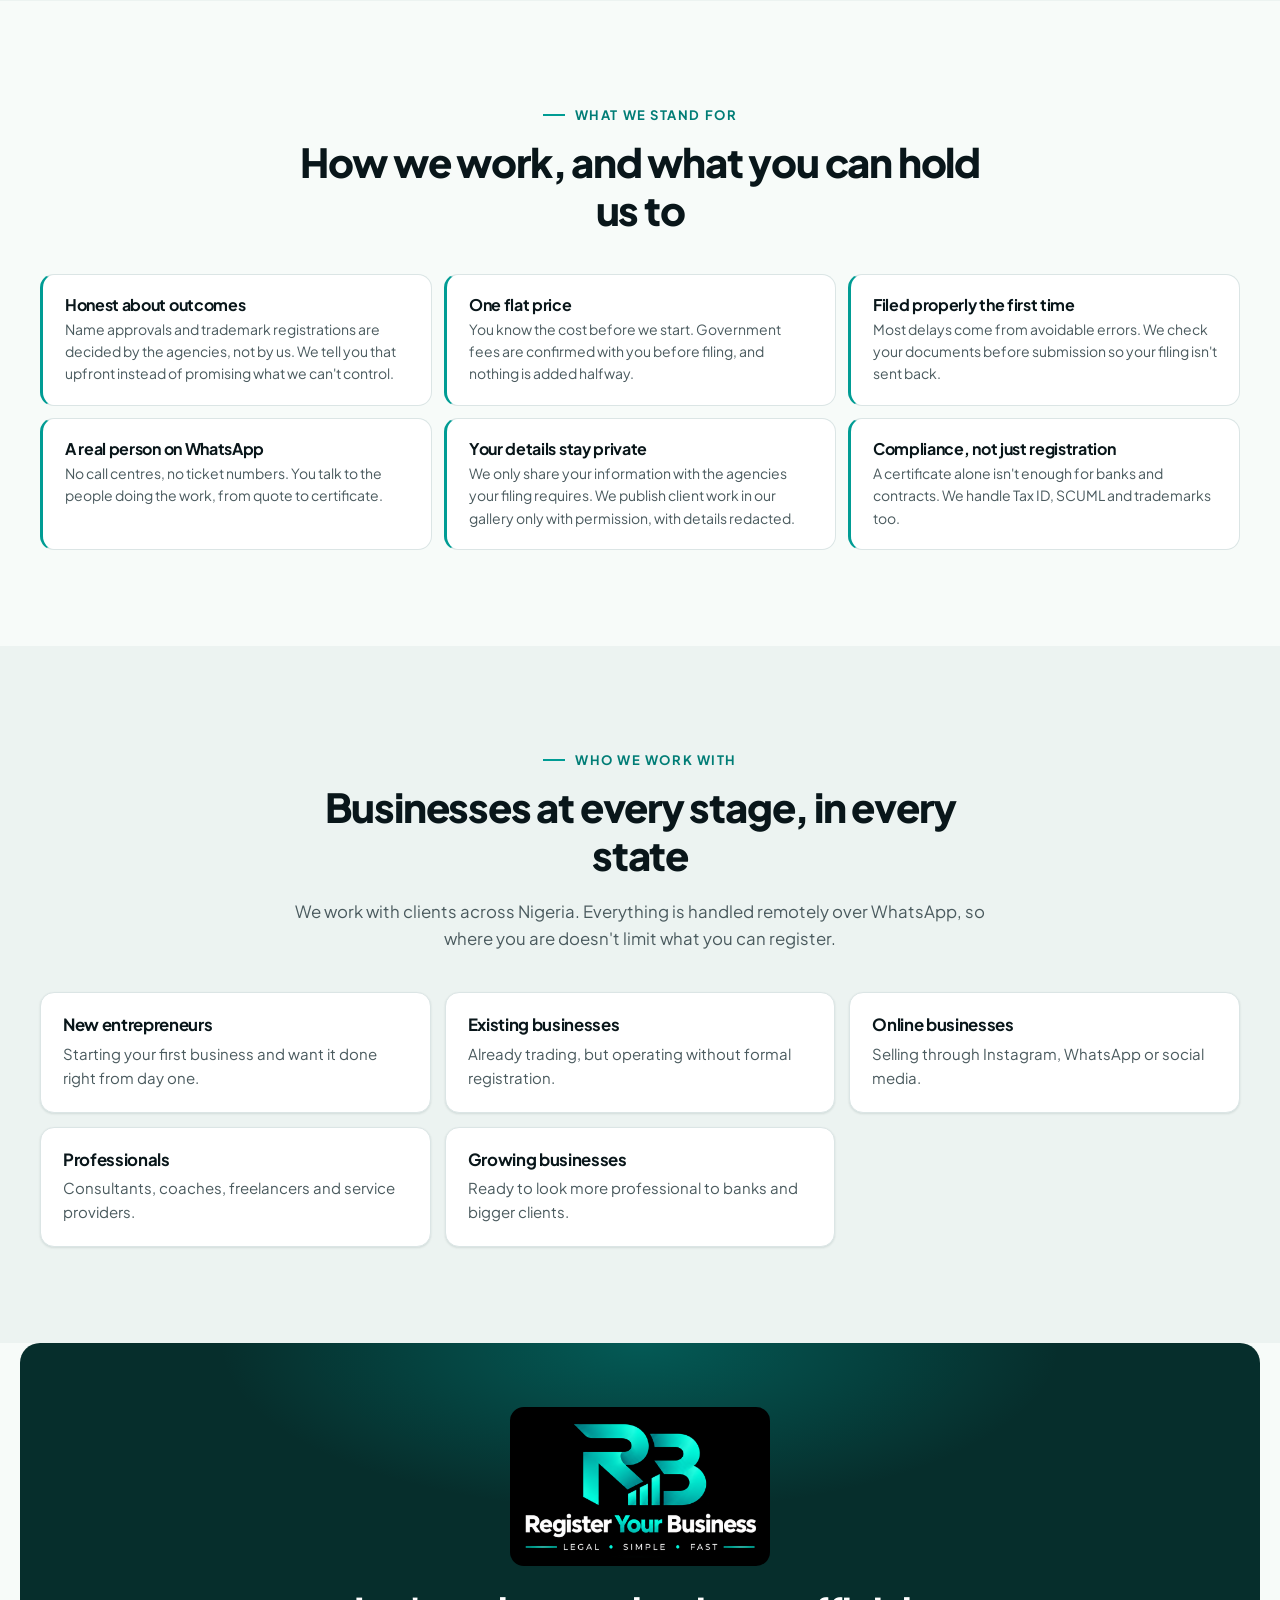
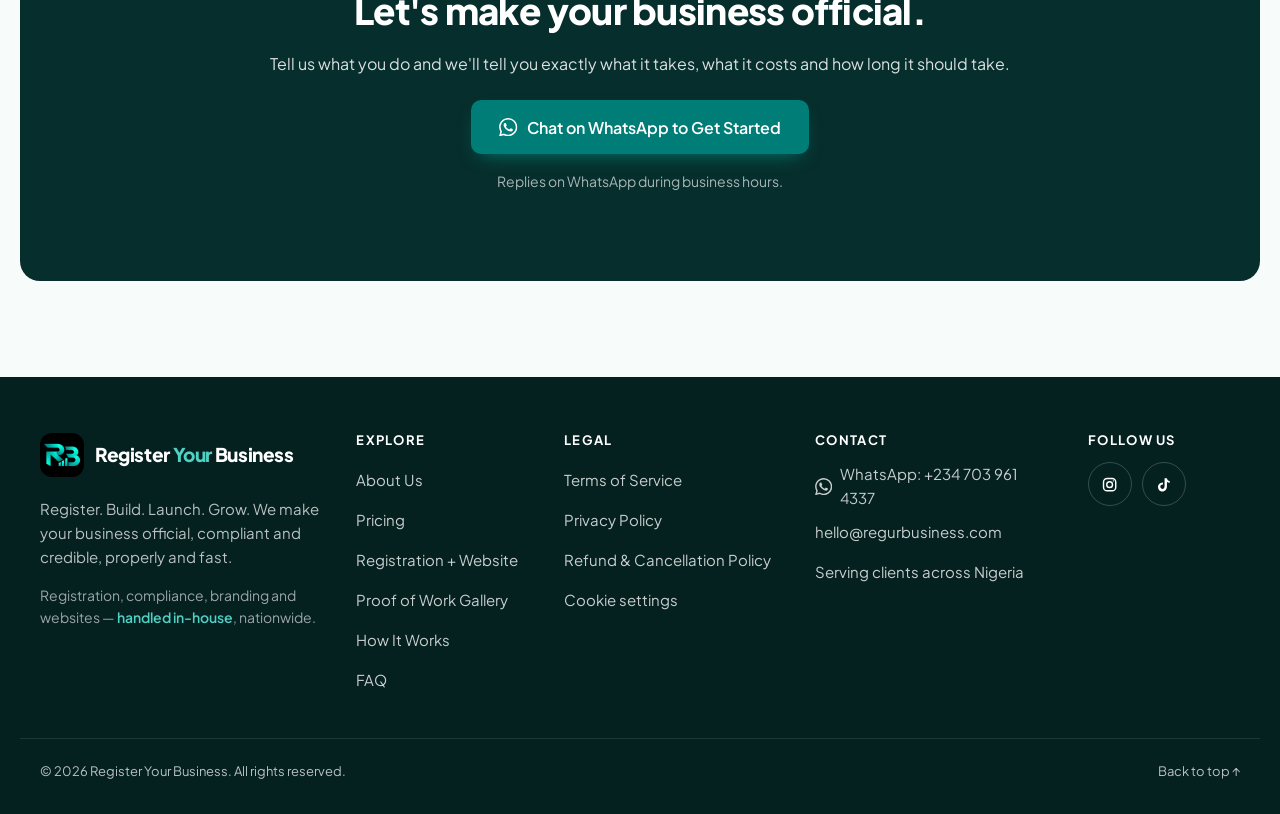
<file: about.html>
<!DOCTYPE html>
<html lang="en-NG">
<head>
  <meta charset="utf-8">
  <meta name="viewport" content="width=device-width, initial-scale=1, viewport-fit=cover">
  <title>About Us | Register Your Business</title>
  <meta name="description" content="Who we are: a Nigerian business registration and compliance service handling CAC registration, NRS Tax ID, SCUML, trademarks, branding and websites in-house.">
  <meta name="robots" content="index, follow">
  <meta name="theme-color" content="#062E2C">
  <link rel="canonical" href="https://digoracle1.github.io/regurbusiness-website/about.html">
  <meta property="og:type" content="website">
  <meta property="og:site_name" content="Register Your Business">
  <meta property="og:title" content="About Us | Register Your Business">
  <meta property="og:description" content="Who we are, how we work, and what we stand for.">
  <meta property="og:image" content="https://digoracle1.github.io/regurbusiness-website/images/og-image.jpg">
  <link rel="icon" href="images/favicon.png" type="image/png">
  <link rel="apple-touch-icon" href="images/logo-mark.png">
  <link rel="preconnect" href="https://fonts.googleapis.com">
  <link rel="preconnect" href="https://fonts.gstatic.com" crossorigin>
  <link href="https://fonts.googleapis.com/css2?family=Plus+Jakarta+Sans:wght@400;500;600;700;800&display=swap" rel="stylesheet">
  <link rel="stylesheet" href="css/styles.css">
  <script src="js/config.js" defer></script>
  <script src="js/main.js" defer></script>
</head>
<body>
  <a class="skip-link" href="#main">Skip to content</a>

  <header class="site-header" id="top">
    <div class="container header-inner">
      <a href="index.html" class="brand" aria-label="Register Your Business home">
        <img class="brand__logo" src="images/logo-mark.png" alt="" width="512" height="512">
        <span class="brand__text">Register <span>Your</span> Business</span>
      </a>
      <nav class="nav" id="site-nav" aria-label="Main">
        <ul>
          <li><a href="about.html">About</a></li>
          <li><a href="index.html#pricing">Pricing</a></li>
          <li><a href="index.html#bundle">Registration + Website</a></li>
          <li><a href="index.html#proof">Proof of Work</a></li>
          <li><a href="index.html#how-it-works">How It Works</a></li>
          <li><a href="index.html#faq">FAQ</a></li>
        </ul>
        <a class="btn btn--brand btn--sm nav__cta" data-wa="" href="https://wa.me/2347039614337?text=Hi%2C%20I%27d%20like%20to%20register%20my%20business.%20Can%20you%20help%3F">Chat on WhatsApp</a>
      </nav>
      <button class="nav-toggle" type="button" aria-controls="site-nav" aria-expanded="false">
        <span class="sr-only">Open menu</span>
        <span class="nav-toggle__bar" aria-hidden="true"></span>
      </button>
    </div>
  </header>

  <main id="main">
    <section class="legal-hero about-hero">
      <div class="container">
        <p class="legal-crumb"><a href="index.html">Home</a> <span aria-hidden="true">&rsaquo;</span> About Us</p>
        <h1>We make your business official, compliant and credible.</h1>
        <p class="legal-lede">Register Your Business is a Nigerian business registration and compliance service. We handle CAC registration, tax and SCUML compliance, trademarks, branding and websites — properly, and fast.</p>
        <div class="hero__actions">
          <a class="btn btn--brand btn--lg" data-wa="" href="https://wa.me/2347039614337?text=Hi%2C%20I%27d%20like%20to%20register%20my%20business.%20Can%20you%20help%3F">
            <svg class="icon" aria-hidden="true"><use href="#i-whatsapp"/></svg> Chat on WhatsApp
          </a>
          <a class="btn btn--ghost btn--lg" href="index.html#pricing">See Our Pricing</a>
        </div>
      </div>
    </section>

    <section class="section" aria-labelledby="who-we-are-title">
      <div class="container about-grid">
        <div>
          <p class="kicker">Who we are</p>
          <h2 id="who-we-are-title">A registration service built around how Nigerian founders actually work</h2>
          <p>We started Register Your Business in Lagos in 2020, after watching too many good businesses stay informal — not because the owners didn't care, but because the process felt confusing, slow and easy to get wrong.</p>
          <p>Since then our team of more than 20 has handled registrations and compliance filings for businesses across Nigeria, from first-time sole traders to limited companies bidding for corporate contracts. We work where our clients already are: on WhatsApp, in plain language, with one flat price agreed before anything starts.</p>
          <p>Everything we offer is handled by one team — registration, compliance, branding and your website — so nothing falls between vendors and no one can pass the blame.</p>
        </div>
        <ul class="trust-bar about-stats" aria-label="Register Your Business at a glance">
          <li><strong>500+</strong><span>Businesses Registered</span><em class="ph-label">placeholder</em></li>
          <li><strong>100%</strong><span>CAC-Compliant Filing</span><em class="ph-label">placeholder</em></li>
          <li><strong>20+</strong><span>States Served</span><em class="ph-label">placeholder</em></li>
          <li><strong>Same-day</strong><span>WhatsApp Response</span><em class="ph-label">placeholder</em></li>
        </ul>
      </div>
    </section>

    <section class="section section--tint" aria-labelledby="what-we-do-title">
      <div class="container">
        <header class="section-head">
          <p class="kicker">What we do</p>
          <h2 id="what-we-do-title">Four things, done properly</h2>
        </header>
        <ul class="why-grid about-services">
          <li class="why-item">
            <span class="why-item__icon" aria-hidden="true"><svg class="icon"><use href="#i-doc"/></svg></span>
            <h3>CAC registration</h3>
            <p>Business name registration and limited company incorporation, including MOA/AOA and share allotment paperwork.</p>
          </li>
          <li class="why-item">
            <span class="why-item__icon" aria-hidden="true"><svg class="icon"><use href="#i-shield"/></svg></span>
            <h3>Compliance</h3>
            <p>Tax Identification with the Nigeria Revenue Service, SCUML registration, and trademark filing support.</p>
          </li>
          <li class="why-item">
            <span class="why-item__icon" aria-hidden="true"><svg class="icon"><use href="#i-tag"/></svg></span>
            <h3>Branding</h3>
            <p>Logo and visual identity, company profile, letterhead, business cards and staff IDs.</p>
          </li>
          <li class="why-item">
            <span class="why-item__icon" aria-hidden="true"><svg class="icon"><use href="#i-globe"/></svg></span>
            <h3>Websites &amp; online presence</h3>
            <p>Professional websites, business email, payment and booking setup, and your Google Business Profile.</p>
          </li>
        </ul>
      </div>
    </section>

    <section class="section" aria-labelledby="values-title">
      <div class="container">
        <header class="section-head">
          <p class="kicker">What we stand for</p>
          <h2 id="values-title">How we work, and what you can hold us to</h2>
        </header>
        <ul class="benefit-grid about-values">
          <li><h3>Honest about outcomes</h3><p>Name approvals and trademark registrations are decided by the agencies, not by us. We tell you that upfront instead of promising what we can't control.</p></li>
          <li><h3>One flat price</h3><p>You know the cost before we start. Government fees are confirmed with you before filing, and nothing is added halfway.</p></li>
          <li><h3>Filed properly the first time</h3><p>Most delays come from avoidable errors. We check your documents before submission so your filing isn't sent back.</p></li>
          <li><h3>A real person on WhatsApp</h3><p>No call centres, no ticket numbers. You talk to the people doing the work, from quote to certificate.</p></li>
          <li><h3>Your details stay private</h3><p>We only share your information with the agencies your filing requires. We publish client work in our gallery only with permission, with details redacted.</p></li>
          <li><h3>Compliance, not just registration</h3><p>A certificate alone isn't enough for banks and contracts. We handle Tax ID, SCUML and trademarks too.</p></li>
        </ul>
      </div>
    </section>

    <section class="section section--tint" aria-labelledby="clients-title">
      <div class="container">
        <header class="section-head">
          <p class="kicker">Who we work with</p>
          <h2 id="clients-title">Businesses at every stage, in every state</h2>
          <p>We work with clients across Nigeria. Everything is handled remotely over WhatsApp, so where you are doesn't limit what you can register.</p>
        </header>
        <ul class="who-grid">
          <li><h3>New entrepreneurs</h3><p>Starting your first business and want it done right from day one.</p></li>
          <li><h3>Existing businesses</h3><p>Already trading, but operating without formal registration.</p></li>
          <li><h3>Online businesses</h3><p>Selling through Instagram, WhatsApp or social media.</p></li>
          <li><h3>Professionals</h3><p>Consultants, coaches, freelancers and service providers.</p></li>
          <li><h3>Growing businesses</h3><p>Ready to look more professional to banks and bigger clients.</p></li>
        </ul>
      </div>
    </section>

    <section class="closing" aria-labelledby="about-cta-title">
      <div class="container closing__inner">
        <img class="closing__logo" src="images/logo-lockup.png" alt="Register Your Business — Legal, Simple, Fast" width="900" height="552" loading="lazy">
        <h2 id="about-cta-title">Let's make your business official.</h2>
        <p>Tell us what you do and we'll tell you exactly what it takes, what it costs and how long it should take.</p>
        <a class="btn btn--brand btn--lg" data-wa="" href="https://wa.me/2347039614337?text=Hi%2C%20I%27d%20like%20to%20register%20my%20business.%20Can%20you%20help%3F">
          <svg class="icon" aria-hidden="true"><use href="#i-whatsapp"/></svg> Chat on WhatsApp to Get Started
        </a>
        <p class="closing__note">Replies on WhatsApp during business hours.</p>
      </div>
    </section>
  </main>

  <footer class="site-footer">
    <div class="container footer-grid">
      <div class="footer-brand">
        <a href="index.html" class="brand brand--light" aria-label="Register Your Business home">
          <img class="brand__logo" src="images/logo-mark.png" alt="" width="512" height="512" loading="lazy">
          <span class="brand__text">Register <span>Your</span> Business</span>
        </a>
        <p>Register. Build. Launch. Grow. We make your business official, compliant and credible, properly and fast.</p>
        <p class="footer-parent">Registration, compliance, branding and websites — <strong>handled in-house</strong>, nationwide.</p>
      </div>
      <div>
        <h2 class="footer-title">Explore</h2>
        <ul class="footer-links">
          <li><a href="about.html">About Us</a></li>
          <li><a href="index.html#pricing">Pricing</a></li>
          <li><a href="index.html#bundle">Registration + Website</a></li>
          <li><a href="index.html#proof">Proof of Work Gallery</a></li>
          <li><a href="index.html#how-it-works">How It Works</a></li>
          <li><a href="index.html#faq">FAQ</a></li>
        </ul>
      </div>
      <div>
        <h2 class="footer-title">Legal</h2>
        <ul class="footer-links">
          <li><a href="terms.html">Terms of Service</a></li>
          <li><a href="privacy.html">Privacy Policy</a></li>
          <li><a href="refund-policy.html">Refund &amp; Cancellation Policy</a></li>
          <li><a href="#" data-cookie-settings>Cookie settings</a></li>
        </ul>
      </div>
      <div>
        <h2 class="footer-title">Contact</h2>
        <ul class="footer-links">
          <li><a data-wa="" href="https://wa.me/2347039614337?text=Hi%2C%20I%27d%20like%20to%20register%20my%20business.%20Can%20you%20help%3F"><svg class="icon" aria-hidden="true"><use href="#i-whatsapp"/></svg> WhatsApp: +234 703 961 4337</a></li>
          <!-- EDITABLE: replace with your business email -->
          <li><a href="mailto:hello@regurbusiness.com">hello@regurbusiness.com</a></li>
          <li><span>Serving clients across Nigeria</span></li>
        </ul>
      </div>
      <div>
        <h2 class="footer-title">Follow us</h2>
        <ul class="socials">
          <li><a href="https://www.instagram.com/regurbusiness" target="_blank" rel="noopener" aria-label="Register Your Business on Instagram"><svg class="icon" aria-hidden="true"><use href="#i-instagram"/></svg></a></li>
          <li><a href="https://www.tiktok.com/@registeryourbusiness" target="_blank" rel="noopener" aria-label="Register Your Business on TikTok"><svg class="icon" aria-hidden="true"><use href="#i-tiktok"/></svg></a></li>
        </ul>
      </div>
    </div>
    <div class="container footer-bottom">
      <p>© <span data-year>2026</span> Register Your Business. All rights reserved.</p>
      <a href="#top">Back to top ↑</a>
    </div>
  </footer>

  <a class="wa-float" data-wa="" href="https://wa.me/2347039614337?text=Hi%2C%20I%27d%20like%20to%20register%20my%20business.%20Can%20you%20help%3F" aria-label="Chat with us on WhatsApp">
    <svg class="icon" aria-hidden="true"><use href="#i-whatsapp"/></svg>
    <span class="wa-float__label">Chat with us</span>
  </a>

  <svg width="0" height="0" style="position:absolute" aria-hidden="true" focusable="false">
    <symbol id="i-instagram" viewBox="0 0 24 24"><g fill="none" stroke="currentColor" stroke-width="2"><rect x="3.5" y="3.5" width="17" height="17" rx="5"/><circle cx="12" cy="12" r="4"/><circle cx="17.2" cy="6.8" r=".9" fill="currentColor" stroke="none"/></g></symbol>
    <symbol id="i-tiktok" viewBox="0 0 24 24"><path fill="currentColor" d="M16.6 3c.3 2.2 1.6 3.6 3.9 3.8v2.6c-1.4.1-2.7-.3-3.9-1.1v5.9c0 7.5-8.2 9.8-11.5 4.5-2.1-3.4-.8-9.4 6-9.6v2.8c-.5.1-1.1.2-1.6.4-1.5.5-2.3 1.4-2.1 3.1.5 3.2 6.4 4.2 5.9-2.1V3z"/></symbol>
    <symbol id="i-whatsapp" viewBox="0 0 24 24"><path fill="currentColor" d="M17.47 14.38c-.3-.15-1.76-.87-2.03-.97-.27-.1-.47-.15-.67.15-.2.3-.77.97-.94 1.16-.17.2-.35.22-.64.07-.3-.15-1.26-.46-2.39-1.47-.88-.79-1.48-1.76-1.65-2.06-.17-.3-.02-.46.13-.6.13-.14.3-.35.45-.52.15-.18.2-.3.3-.5.1-.2.05-.37-.03-.52-.07-.15-.67-1.61-.91-2.2-.24-.58-.49-.5-.67-.51h-.57c-.2 0-.52.07-.8.37-.27.3-1.04 1.02-1.04 2.48s1.07 2.88 1.21 3.07c.15.2 2.1 3.2 5.08 4.49.71.3 1.26.49 1.7.63.71.22 1.36.19 1.87.12.57-.09 1.76-.72 2-1.41.25-.7.25-1.29.18-1.42-.08-.12-.28-.2-.57-.34M12.05 21.78h-.01a9.87 9.87 0 0 1-5.03-1.38l-.36-.21-3.74.98 1-3.65-.24-.37a9.86 9.86 0 0 1-1.51-5.26c0-5.45 4.44-9.88 9.9-9.88 2.63 0 5.12 1.03 6.98 2.9a9.82 9.82 0 0 1 2.9 6.99c-.01 5.45-4.44 9.88-9.89 9.88m8.41-18.3A11.81 11.81 0 0 0 12.05 0C5.5 0 .16 5.34.16 11.89c0 2.1.55 4.14 1.59 5.95L.06 24l6.3-1.65a11.88 11.88 0 0 0 5.68 1.45h.01c6.55 0 11.89-5.34 11.89-11.9 0-3.18-1.24-6.16-3.48-8.41"/></symbol>
  </svg>
</body>
</html>
</file>
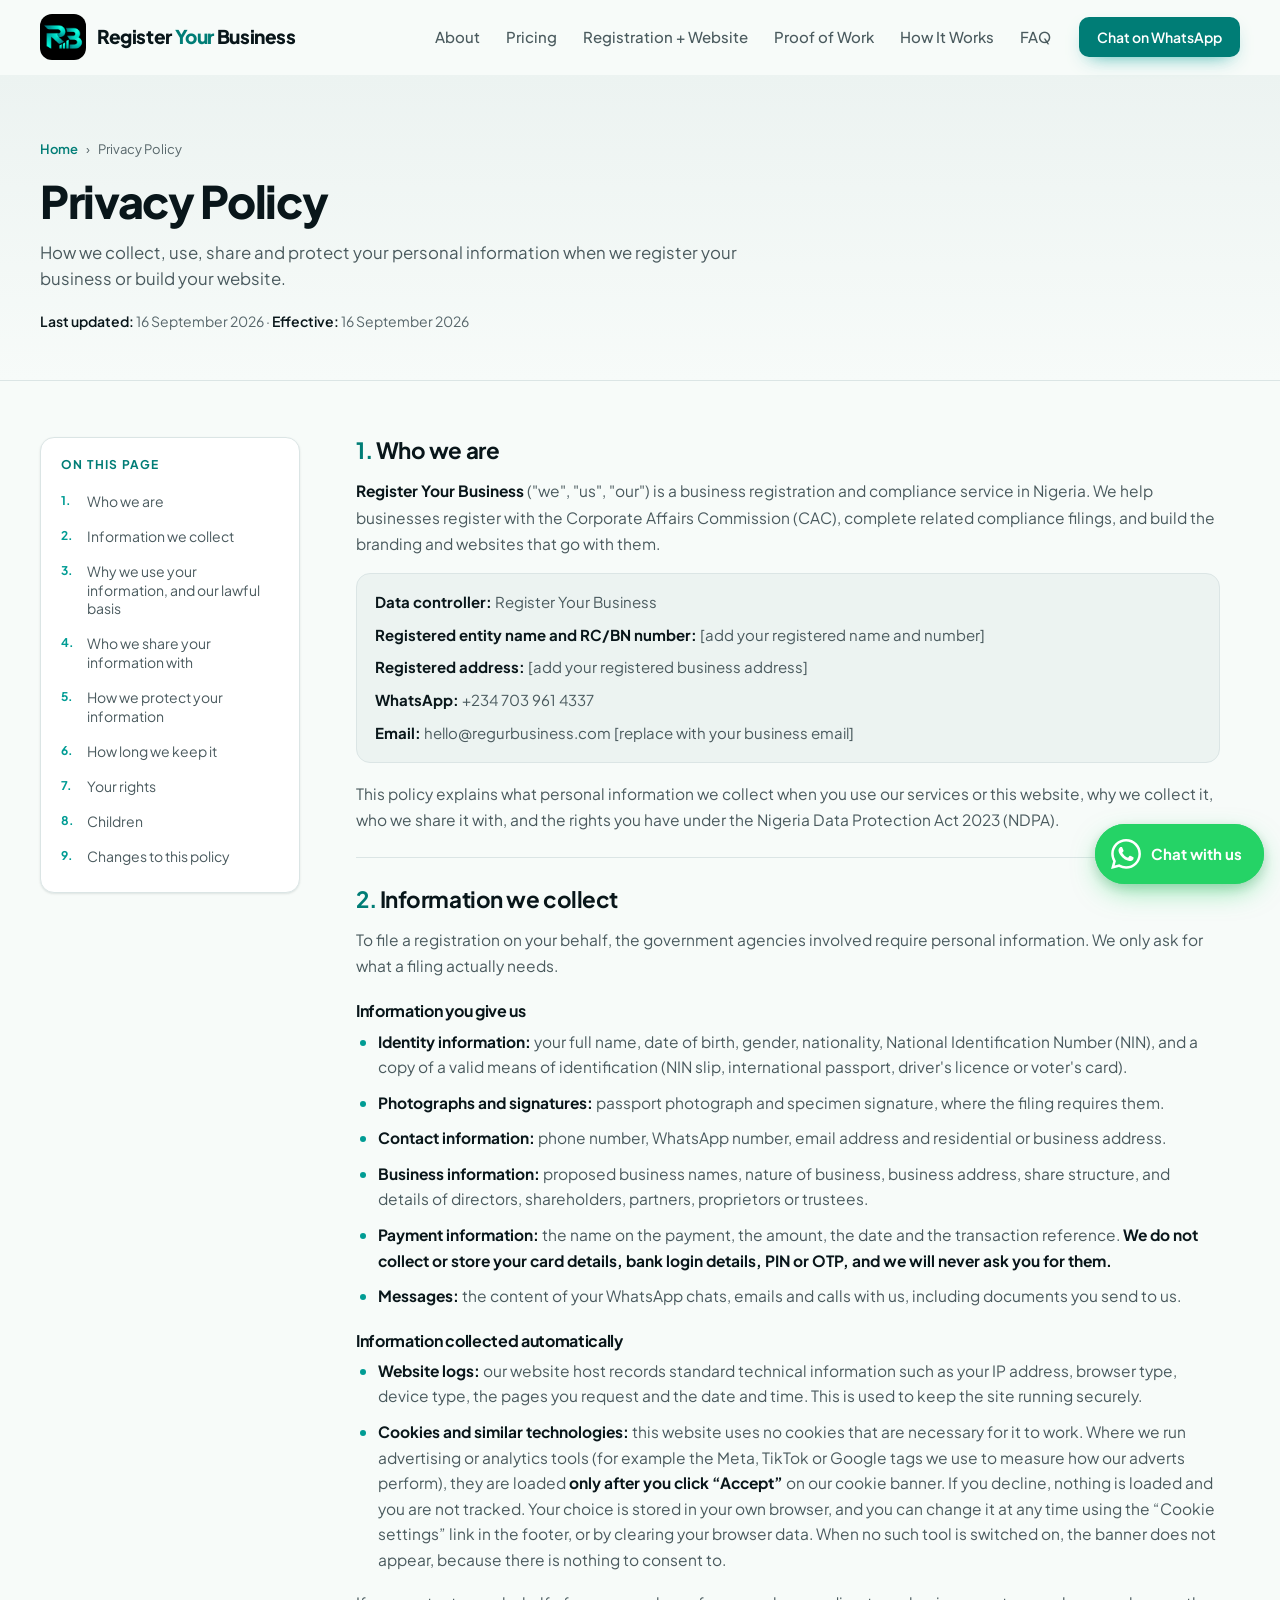
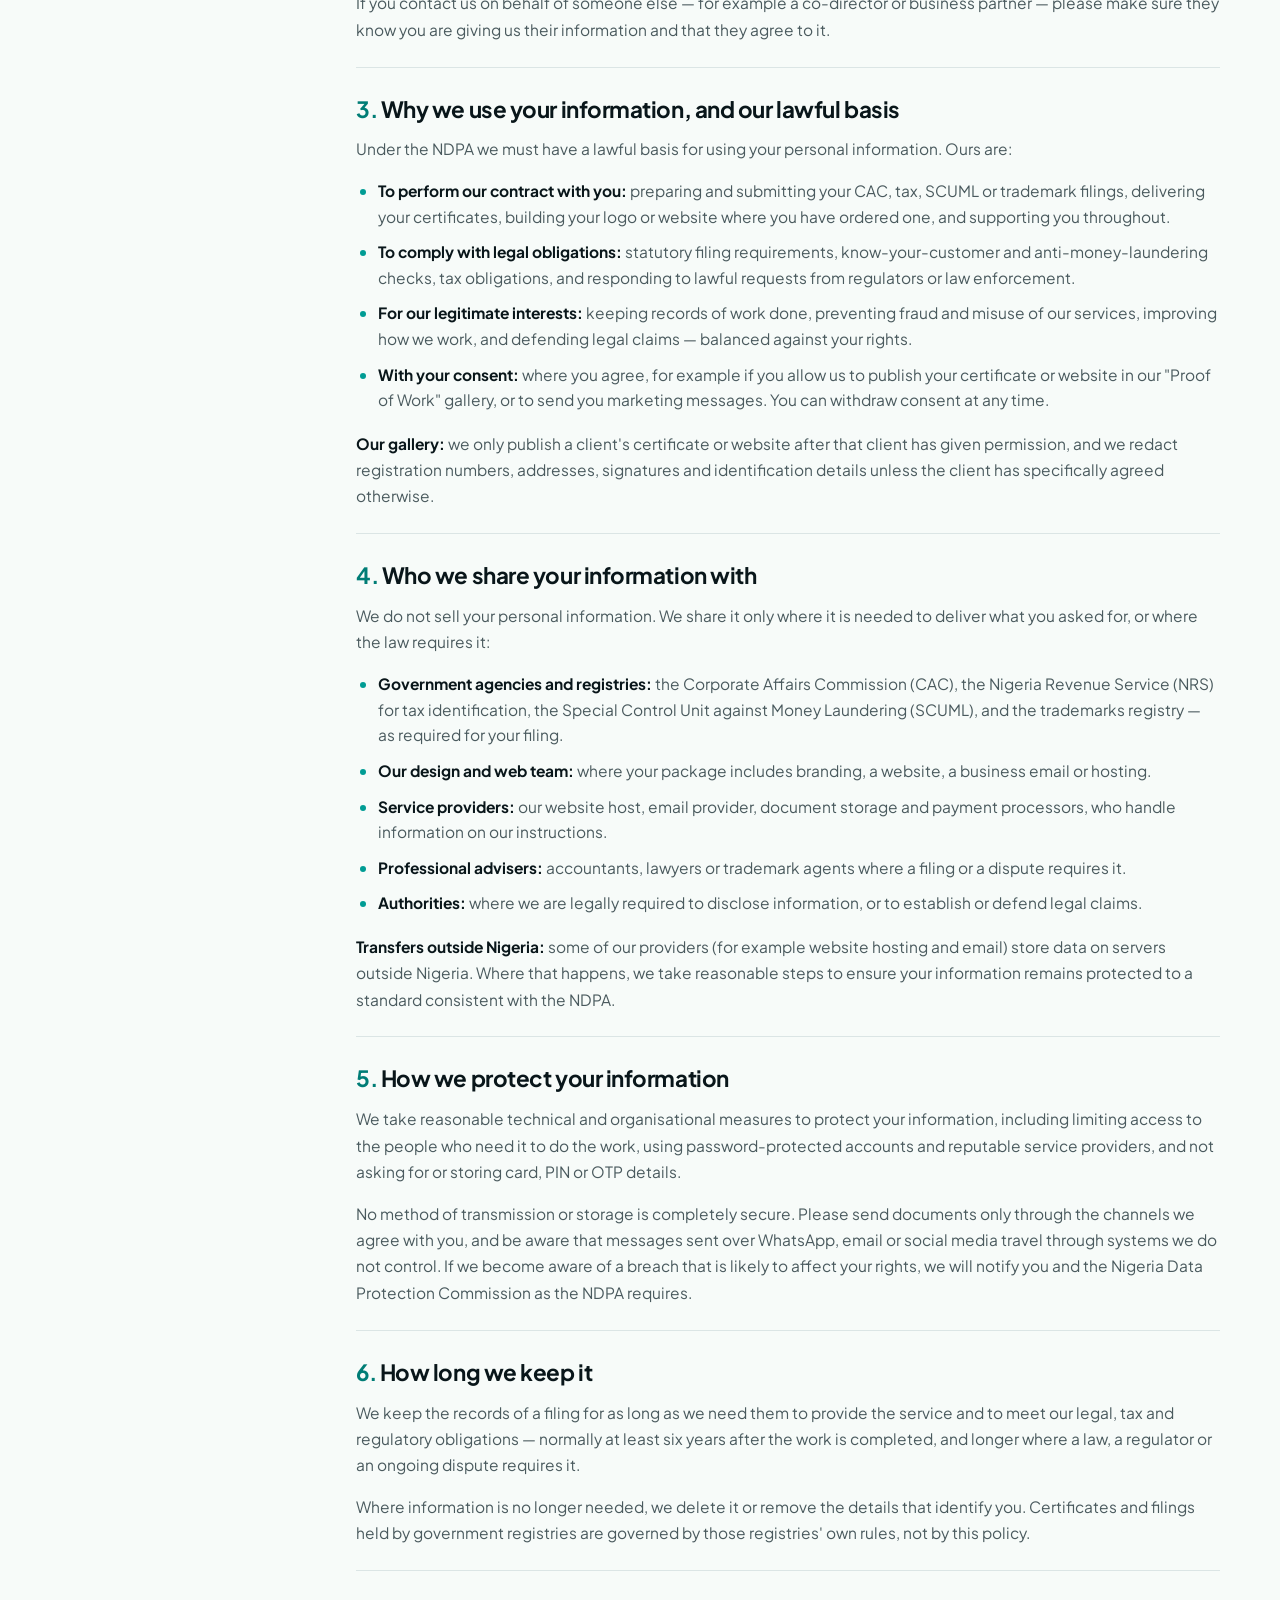
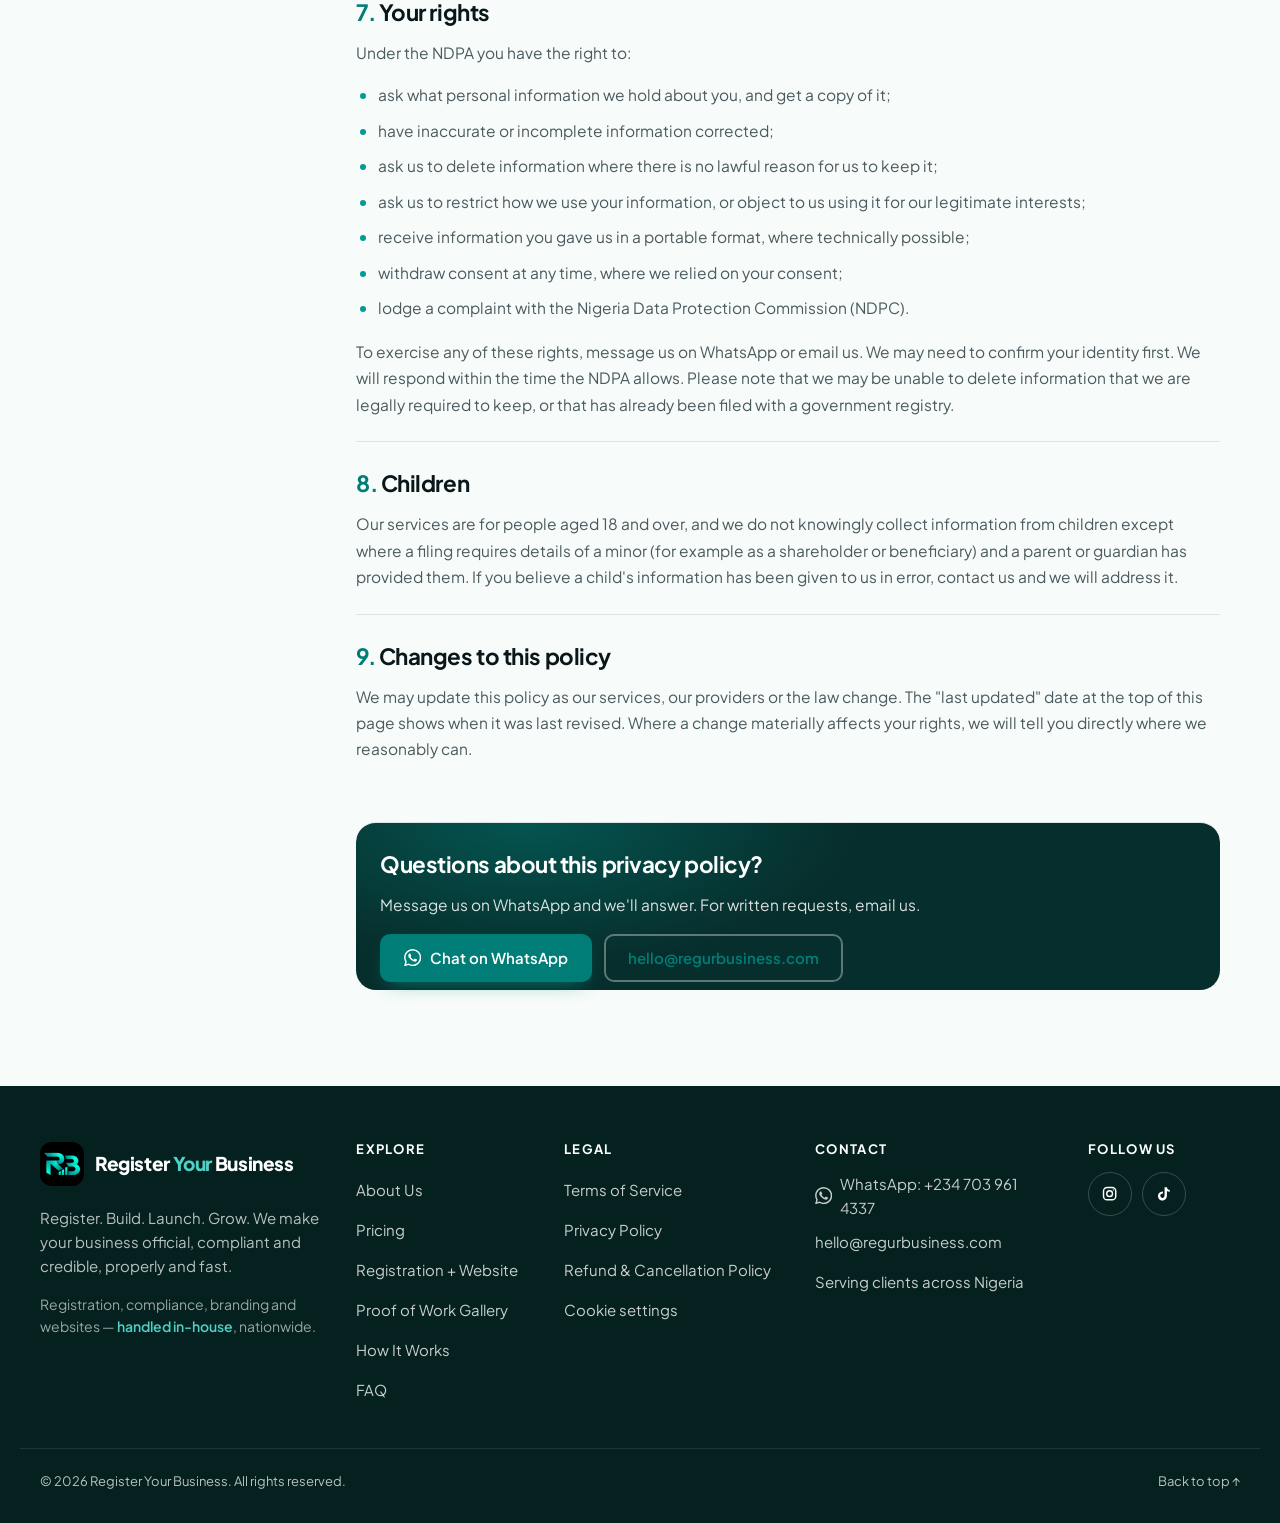
<file: privacy.html>
<!DOCTYPE html>
<html lang="en-NG">
<head>
  <meta charset="utf-8">
  <meta name="viewport" content="width=device-width, initial-scale=1, viewport-fit=cover">
  <title>Privacy Policy | Register Your Business</title>
  <meta name="description" content="How Register Your Business collects, uses, shares and protects your personal information under the Nigeria Data Protection Act 2023.">
  <meta name="robots" content="index, follow">
  <meta name="theme-color" content="#062E2C">
  <link rel="canonical" href="https://digoracle1.github.io/regurbusiness-website/privacy.html">
  <meta property="og:type" content="article">
  <meta property="og:site_name" content="Register Your Business">
  <meta property="og:title" content="Privacy Policy | Register Your Business">
  <meta property="og:description" content="How Register Your Business collects, uses, shares and protects your personal information under the Nigeria Data Protection Act 2023.">
  <meta property="og:image" content="https://digoracle1.github.io/regurbusiness-website/images/og-image.jpg">
  <link rel="icon" href="images/favicon.png" type="image/png">
  <link rel="apple-touch-icon" href="images/logo-mark.png">
  <link rel="preconnect" href="https://fonts.googleapis.com">
  <link rel="preconnect" href="https://fonts.gstatic.com" crossorigin>
  <link href="https://fonts.googleapis.com/css2?family=Plus+Jakarta+Sans:wght@400;500;600;700;800&display=swap" rel="stylesheet">
  <link rel="stylesheet" href="css/styles.css">
  <script src="js/config.js" defer></script>
  <script src="js/main.js" defer></script>
</head>
<body>
  <a class="skip-link" href="#main">Skip to content</a>

  <header class="site-header" id="top">
    <div class="container header-inner">
      <a href="index.html" class="brand" aria-label="Register Your Business home">
        <img class="brand__logo" src="images/logo-mark.png" alt="" width="512" height="512">
        <span class="brand__text">Register <span>Your</span> Business</span>
      </a>
      <nav class="nav" id="site-nav" aria-label="Main">
        <ul>
          <li><a href="about.html">About</a></li>
          <li><a href="index.html#pricing">Pricing</a></li>
          <li><a href="index.html#bundle">Registration + Website</a></li>
          <li><a href="index.html#proof">Proof of Work</a></li>
          <li><a href="index.html#how-it-works">How It Works</a></li>
          <li><a href="index.html#faq">FAQ</a></li>
        </ul>
        <a class="btn btn--brand btn--sm nav__cta" data-wa="" href="https://wa.me/2347039614337?text=Hi%2C%20I%27d%20like%20to%20register%20my%20business.%20Can%20you%20help%3F">Chat on WhatsApp</a>
      </nav>
      <button class="nav-toggle" type="button" aria-controls="site-nav" aria-expanded="false">
        <span class="sr-only">Open menu</span>
        <span class="nav-toggle__bar" aria-hidden="true"></span>
      </button>
    </div>
  </header>

  <main id="main" class="legal">
    <div class="legal-hero">
      <div class="container">
        <p class="legal-crumb"><a href="index.html">Home</a> <span aria-hidden="true">›</span> Privacy Policy</p>
        <h1>Privacy Policy</h1>
        <p class="legal-lede">How we collect, use, share and protect your personal information when we register your business or build your website.</p>
        <p class="legal-dates"><strong>Last updated:</strong> 16 September 2026 · <strong>Effective:</strong> 16 September 2026</p>
      </div>
    </div>

    <div class="container legal-body">
      <nav class="legal-toc" aria-label="On this page">
        <h2>On this page</h2>
        <ol>
          <li><a href="#who-we-are">Who we are</a></li>
          <li><a href="#what-we-collect">Information we collect</a></li>
          <li><a href="#why-we-use-it">Why we use your information, and our lawful basis</a></li>
          <li><a href="#who-we-share-with">Who we share your information with</a></li>
          <li><a href="#security">How we protect your information</a></li>
          <li><a href="#retention">How long we keep it</a></li>
          <li><a href="#your-rights">Your rights</a></li>
          <li><a href="#children">Children</a></li>
          <li><a href="#changes">Changes to this policy</a></li>
        </ol>
      </nav>

      <article class="legal-content">
        <section id="who-we-are" aria-labelledby="who-we-are-h">
          <h2 id="who-we-are-h">Who we are</h2>

          <p><strong>Register Your Business</strong> ("we", "us", "our") is a business registration and compliance service in Nigeria. We help businesses register with the Corporate Affairs Commission (CAC), complete related compliance filings, and build the branding and websites that go with them.</p>
          <!-- EDITABLE: insert your registered entity name, RC/BN number and registered address below -->
          <ul class="legal-list legal-list--contact">
            <li><strong>Data controller:</strong> Register Your Business</li>
            <li><strong>Registered entity name and RC/BN number:</strong> [add your registered name and number]</li>
            <li><strong>Registered address:</strong> [add your registered business address]</li>
            <li><strong>WhatsApp:</strong> +234 703 961 4337</li>
            <li><strong>Email:</strong> hello@regurbusiness.com [replace with your business email]</li>
          </ul>
          <p>This policy explains what personal information we collect when you use our services or this website, why we collect it, who we share it with, and the rights you have under the Nigeria Data Protection Act 2023 (NDPA).</p>
        </section>

        <section id="what-we-collect" aria-labelledby="what-we-collect-h">
          <h2 id="what-we-collect-h">Information we collect</h2>

          <p>To file a registration on your behalf, the government agencies involved require personal information. We only ask for what a filing actually needs.</p>
          <h3>Information you give us</h3>
          <ul class="legal-list">
            <li><strong>Identity information:</strong> your full name, date of birth, gender, nationality, National Identification Number (NIN), and a copy of a valid means of identification (NIN slip, international passport, driver's licence or voter's card).</li>
            <li><strong>Photographs and signatures:</strong> passport photograph and specimen signature, where the filing requires them.</li>
            <li><strong>Contact information:</strong> phone number, WhatsApp number, email address and residential or business address.</li>
            <li><strong>Business information:</strong> proposed business names, nature of business, business address, share structure, and details of directors, shareholders, partners, proprietors or trustees.</li>
            <li><strong>Payment information:</strong> the name on the payment, the amount, the date and the transaction reference. <strong>We do not collect or store your card details, bank login details, PIN or OTP, and we will never ask you for them.</strong></li>
            <li><strong>Messages:</strong> the content of your WhatsApp chats, emails and calls with us, including documents you send to us.</li>
          </ul>
          <h3>Information collected automatically</h3>
          <ul class="legal-list">
            <li><strong>Website logs:</strong> our website host records standard technical information such as your IP address, browser type, device type, the pages you request and the date and time. This is used to keep the site running securely.</li>
            <li><strong>Cookies and similar technologies:</strong> this website uses no cookies that are necessary for it to work. Where we run advertising or analytics tools (for example the Meta, TikTok or Google tags we use to measure how our adverts perform), they are loaded <strong>only after you click &ldquo;Accept&rdquo;</strong> on our cookie banner. If you decline, nothing is loaded and you are not tracked. Your choice is stored in your own browser, and you can change it at any time using the &ldquo;Cookie settings&rdquo; link in the footer, or by clearing your browser data. When no such tool is switched on, the banner does not appear, because there is nothing to consent to.</li>
          </ul>
          <p>If you contact us on behalf of someone else — for example a co-director or business partner — please make sure they know you are giving us their information and that they agree to it.</p>
        </section>

        <section id="why-we-use-it" aria-labelledby="why-we-use-it-h">
          <h2 id="why-we-use-it-h">Why we use your information, and our lawful basis</h2>

          <p>Under the NDPA we must have a lawful basis for using your personal information. Ours are:</p>
          <ul class="legal-list">
            <li><strong>To perform our contract with you:</strong> preparing and submitting your CAC, tax, SCUML or trademark filings, delivering your certificates, building your logo or website where you have ordered one, and supporting you throughout.</li>
            <li><strong>To comply with legal obligations:</strong> statutory filing requirements, know-your-customer and anti-money-laundering checks, tax obligations, and responding to lawful requests from regulators or law enforcement.</li>
            <li><strong>For our legitimate interests:</strong> keeping records of work done, preventing fraud and misuse of our services, improving how we work, and defending legal claims — balanced against your rights.</li>
            <li><strong>With your consent:</strong> where you agree, for example if you allow us to publish your certificate or website in our "Proof of Work" gallery, or to send you marketing messages. You can withdraw consent at any time.</li>
          </ul>
          <p><strong>Our gallery:</strong> we only publish a client's certificate or website after that client has given permission, and we redact registration numbers, addresses, signatures and identification details unless the client has specifically agreed otherwise.</p>
        </section>

        <section id="who-we-share-with" aria-labelledby="who-we-share-with-h">
          <h2 id="who-we-share-with-h">Who we share your information with</h2>

          <p>We do not sell your personal information. We share it only where it is needed to deliver what you asked for, or where the law requires it:</p>
          <ul class="legal-list">
            <li><strong>Government agencies and registries:</strong> the Corporate Affairs Commission (CAC), the Nigeria Revenue Service (NRS) for tax identification, the Special Control Unit against Money Laundering (SCUML), and the trademarks registry — as required for your filing.</li>
            <li><strong>Our design and web team:</strong> where your package includes branding, a website, a business email or hosting.</li>
            <li><strong>Service providers:</strong> our website host, email provider, document storage and payment processors, who handle information on our instructions.</li>
            <li><strong>Professional advisers:</strong> accountants, lawyers or trademark agents where a filing or a dispute requires it.</li>
            <li><strong>Authorities:</strong> where we are legally required to disclose information, or to establish or defend legal claims.</li>
          </ul>
          <p><strong>Transfers outside Nigeria:</strong> some of our providers (for example website hosting and email) store data on servers outside Nigeria. Where that happens, we take reasonable steps to ensure your information remains protected to a standard consistent with the NDPA.</p>
        </section>

        <section id="security" aria-labelledby="security-h">
          <h2 id="security-h">How we protect your information</h2>

          <p>We take reasonable technical and organisational measures to protect your information, including limiting access to the people who need it to do the work, using password-protected accounts and reputable service providers, and not asking for or storing card, PIN or OTP details.</p>
          <p>No method of transmission or storage is completely secure. Please send documents only through the channels we agree with you, and be aware that messages sent over WhatsApp, email or social media travel through systems we do not control. If we become aware of a breach that is likely to affect your rights, we will notify you and the Nigeria Data Protection Commission as the NDPA requires.</p>
        </section>

        <section id="retention" aria-labelledby="retention-h">
          <h2 id="retention-h">How long we keep it</h2>

          <p>We keep the records of a filing for as long as we need them to provide the service and to meet our legal, tax and regulatory obligations — normally at least six years after the work is completed, and longer where a law, a regulator or an ongoing dispute requires it.</p>
          <p>Where information is no longer needed, we delete it or remove the details that identify you. Certificates and filings held by government registries are governed by those registries' own rules, not by this policy.</p>
        </section>

        <section id="your-rights" aria-labelledby="your-rights-h">
          <h2 id="your-rights-h">Your rights</h2>

          <p>Under the NDPA you have the right to:</p>
          <ul class="legal-list">
            <li>ask what personal information we hold about you, and get a copy of it;</li>
            <li>have inaccurate or incomplete information corrected;</li>
            <li>ask us to delete information where there is no lawful reason for us to keep it;</li>
            <li>ask us to restrict how we use your information, or object to us using it for our legitimate interests;</li>
            <li>receive information you gave us in a portable format, where technically possible;</li>
            <li>withdraw consent at any time, where we relied on your consent;</li>
            <li>lodge a complaint with the Nigeria Data Protection Commission (NDPC).</li>
          </ul>
          <p>To exercise any of these rights, message us on WhatsApp or email us. We may need to confirm your identity first. We will respond within the time the NDPA allows. Please note that we may be unable to delete information that we are legally required to keep, or that has already been filed with a government registry.</p>
        </section>

        <section id="children" aria-labelledby="children-h">
          <h2 id="children-h">Children</h2>

          <p>Our services are for people aged 18 and over, and we do not knowingly collect information from children except where a filing requires details of a minor (for example as a shareholder or beneficiary) and a parent or guardian has provided them. If you believe a child's information has been given to us in error, contact us and we will address it.</p>
        </section>

        <section id="changes" aria-labelledby="changes-h">
          <h2 id="changes-h">Changes to this policy</h2>

          <p>We may update this policy as our services, our providers or the law change. The "last updated" date at the top of this page shows when it was last revised. Where a change materially affects your rights, we will tell you directly where we reasonably can.</p>
        </section>

        <section class="legal-contact" aria-labelledby="contact-heading">
          <h2 id="contact-heading">Questions about this privacy policy?</h2>
          <p>Message us on WhatsApp and we'll answer. For written requests, email us.</p>
          <p class="legal-contact__links">
            <a class="btn btn--brand" data-wa="Hi, I have a question about your privacy policy." href="https://wa.me/2347039614337?text=Hi%2C%20I%20have%20a%20question%20about%20your%20privacy%20policy.">
              <svg class="icon" aria-hidden="true"><use href="#i-whatsapp"/></svg> Chat on WhatsApp
            </a>
            <!-- EDITABLE: replace with your business email -->
            <a class="btn btn--outline" href="mailto:hello@regurbusiness.com">hello@regurbusiness.com</a>
          </p>
        </section>
      </article>
    </div>
  </main>

  <footer class="site-footer">
    <div class="container footer-grid">
      <div class="footer-brand">
        <a href="index.html" class="brand brand--light" aria-label="Register Your Business home">
          <img class="brand__logo" src="images/logo-mark.png" alt="" width="512" height="512" loading="lazy">
          <span class="brand__text">Register <span>Your</span> Business</span>
        </a>
        <p>Register. Build. Launch. Grow. We make your business official, compliant and credible, properly and fast.</p>
        <p class="footer-parent">Registration, compliance, branding and websites — <strong>handled in-house</strong>, nationwide.</p>
      </div>
      <div>
        <h2 class="footer-title">Explore</h2>
        <ul class="footer-links">
          <li><a href="about.html">About Us</a></li>
          <li><a href="index.html#pricing">Pricing</a></li>
          <li><a href="index.html#bundle">Registration + Website</a></li>
          <li><a href="index.html#proof">Proof of Work Gallery</a></li>
          <li><a href="index.html#how-it-works">How It Works</a></li>
          <li><a href="index.html#faq">FAQ</a></li>
        </ul>
      </div>
      <div>
        <h2 class="footer-title">Legal</h2>
        <ul class="footer-links">
          <li><a href="terms.html">Terms of Service</a></li>
          <li><a href="privacy.html">Privacy Policy</a></li>
          <li><a href="refund-policy.html">Refund &amp; Cancellation Policy</a></li>
          <li><a href="#" data-cookie-settings>Cookie settings</a></li>
        </ul>
      </div>
      <div>
        <h2 class="footer-title">Contact</h2>
        <ul class="footer-links">
          <li><a data-wa="" href="https://wa.me/2347039614337?text=Hi%2C%20I%27d%20like%20to%20register%20my%20business.%20Can%20you%20help%3F"><svg class="icon" aria-hidden="true"><use href="#i-whatsapp"/></svg> WhatsApp: +234 703 961 4337</a></li>
          <!-- EDITABLE: replace with your business email -->
          <li><a href="mailto:hello@regurbusiness.com">hello@regurbusiness.com</a></li>
          <li><span>Serving clients across Nigeria</span></li>
        </ul>
      </div>
      <div>
        <h2 class="footer-title">Follow us</h2>
        <ul class="socials">
          <li><a href="https://www.instagram.com/regurbusiness" target="_blank" rel="noopener" aria-label="Register Your Business on Instagram"><svg class="icon" aria-hidden="true"><use href="#i-instagram"/></svg></a></li>
          <li><a href="https://www.tiktok.com/@registeryourbusiness" target="_blank" rel="noopener" aria-label="Register Your Business on TikTok"><svg class="icon" aria-hidden="true"><use href="#i-tiktok"/></svg></a></li>
        </ul>
      </div>
    </div>
    <div class="container footer-bottom">
      <p>© <span data-year>2026</span> Register Your Business. All rights reserved.</p>
      <a href="#top">Back to top ↑</a>
    </div>
  </footer>

  <a class="wa-float" data-wa="" href="https://wa.me/2347039614337?text=Hi%2C%20I%27d%20like%20to%20register%20my%20business.%20Can%20you%20help%3F" aria-label="Chat with us on WhatsApp">
    <svg class="icon" aria-hidden="true"><use href="#i-whatsapp"/></svg>
    <span class="wa-float__label">Chat with us</span>
  </a>

  <svg width="0" height="0" style="position:absolute" aria-hidden="true" focusable="false">
    <symbol id="i-instagram" viewBox="0 0 24 24"><g fill="none" stroke="currentColor" stroke-width="2"><rect x="3.5" y="3.5" width="17" height="17" rx="5"/><circle cx="12" cy="12" r="4"/><circle cx="17.2" cy="6.8" r=".9" fill="currentColor" stroke="none"/></g></symbol>
    <symbol id="i-tiktok" viewBox="0 0 24 24"><path fill="currentColor" d="M16.6 3c.3 2.2 1.6 3.6 3.9 3.8v2.6c-1.4.1-2.7-.3-3.9-1.1v5.9c0 7.5-8.2 9.8-11.5 4.5-2.1-3.4-.8-9.4 6-9.6v2.8c-.5.1-1.1.2-1.6.4-1.5.5-2.3 1.4-2.1 3.1.5 3.2 6.4 4.2 5.9-2.1V3z"/></symbol>
    <symbol id="i-whatsapp" viewBox="0 0 24 24"><path fill="currentColor" d="M17.47 14.38c-.3-.15-1.76-.87-2.03-.97-.27-.1-.47-.15-.67.15-.2.3-.77.97-.94 1.16-.17.2-.35.22-.64.07-.3-.15-1.26-.46-2.39-1.47-.88-.79-1.48-1.76-1.65-2.06-.17-.3-.02-.46.13-.6.13-.14.3-.35.45-.52.15-.18.2-.3.3-.5.1-.2.05-.37-.03-.52-.07-.15-.67-1.61-.91-2.2-.24-.58-.49-.5-.67-.51h-.57c-.2 0-.52.07-.8.37-.27.3-1.04 1.02-1.04 2.48s1.07 2.88 1.21 3.07c.15.2 2.1 3.2 5.08 4.49.71.3 1.26.49 1.7.63.71.22 1.36.19 1.87.12.57-.09 1.76-.72 2-1.41.25-.7.25-1.29.18-1.42-.08-.12-.28-.2-.57-.34M12.05 21.78h-.01a9.87 9.87 0 0 1-5.03-1.38l-.36-.21-3.74.98 1-3.65-.24-.37a9.86 9.86 0 0 1-1.51-5.26c0-5.45 4.44-9.88 9.9-9.88 2.63 0 5.12 1.03 6.98 2.9a9.82 9.82 0 0 1 2.9 6.99c-.01 5.45-4.44 9.88-9.89 9.88m8.41-18.3A11.81 11.81 0 0 0 12.05 0C5.5 0 .16 5.34.16 11.89c0 2.1.55 4.14 1.59 5.95L.06 24l6.3-1.65a11.88 11.88 0 0 0 5.68 1.45h.01c6.55 0 11.89-5.34 11.89-11.9 0-3.18-1.24-6.16-3.48-8.41"/></symbol>
  </svg>
</body>
</html>
</file>
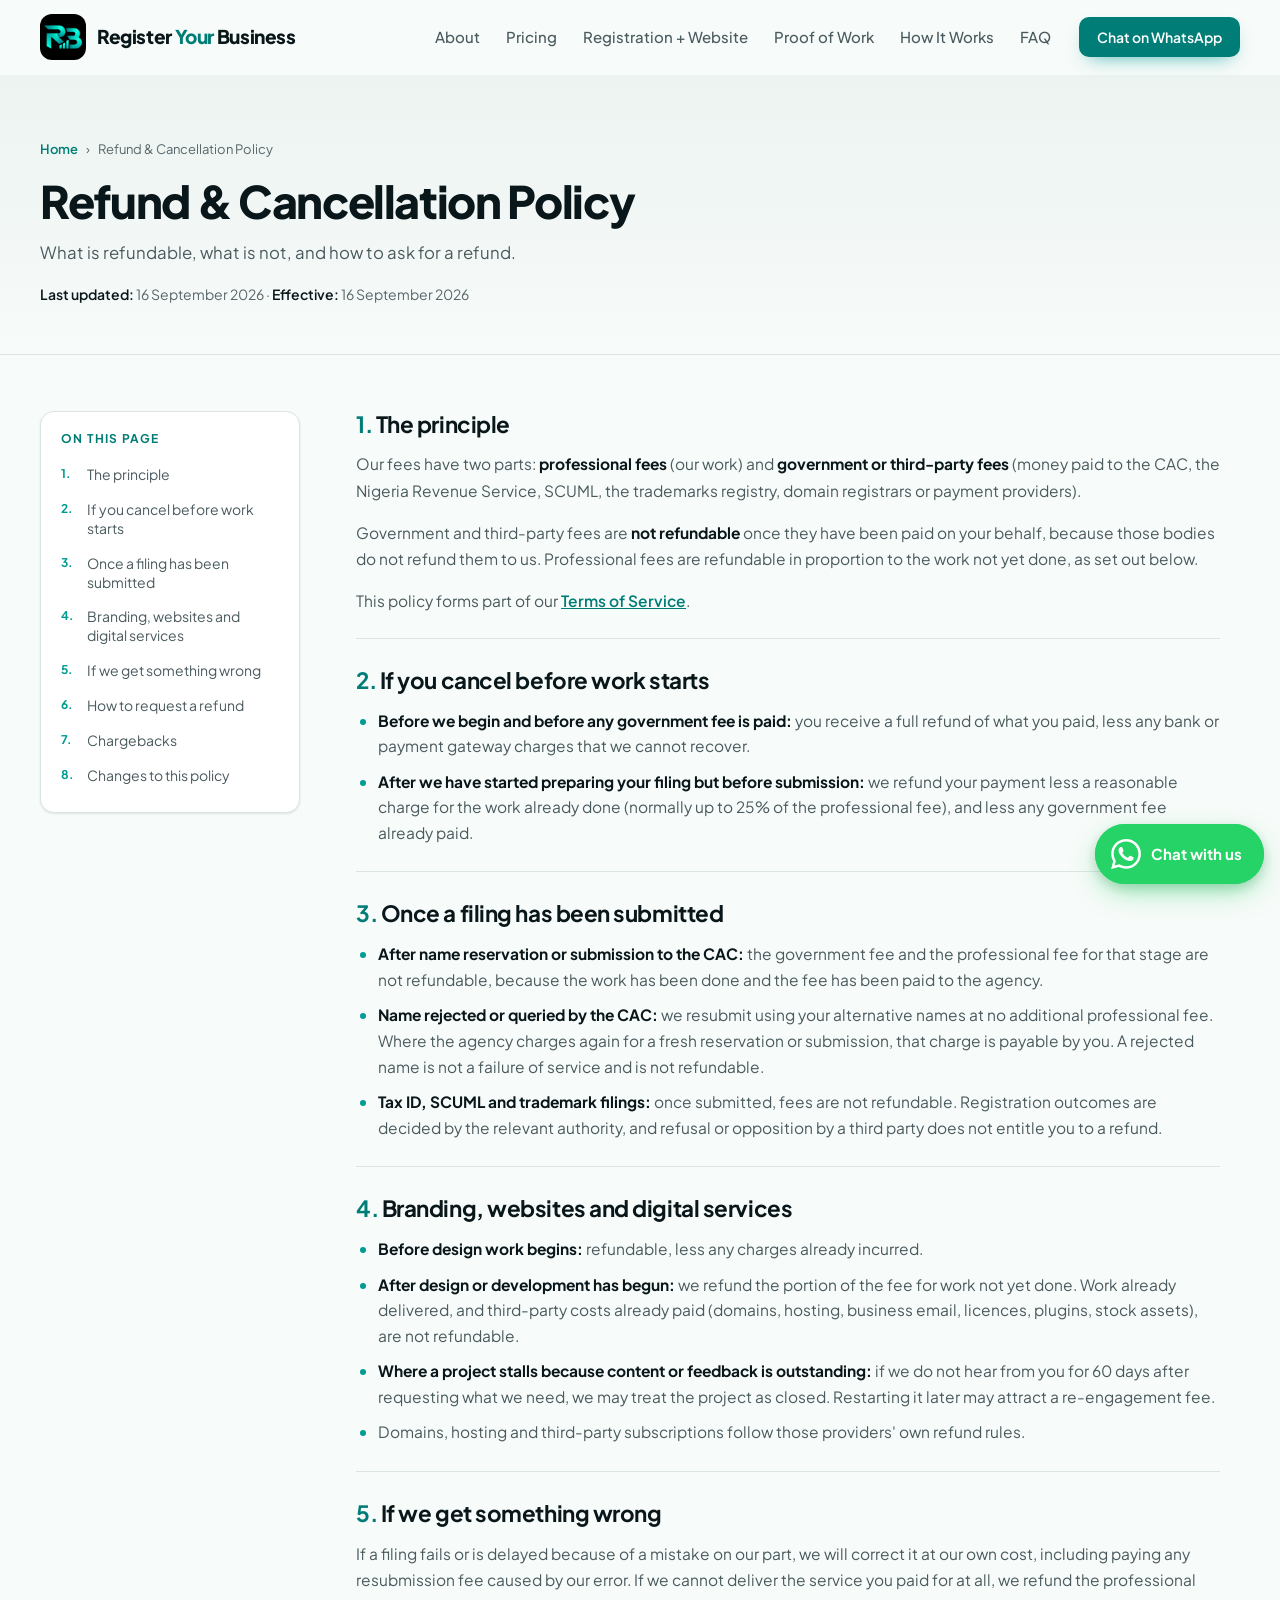
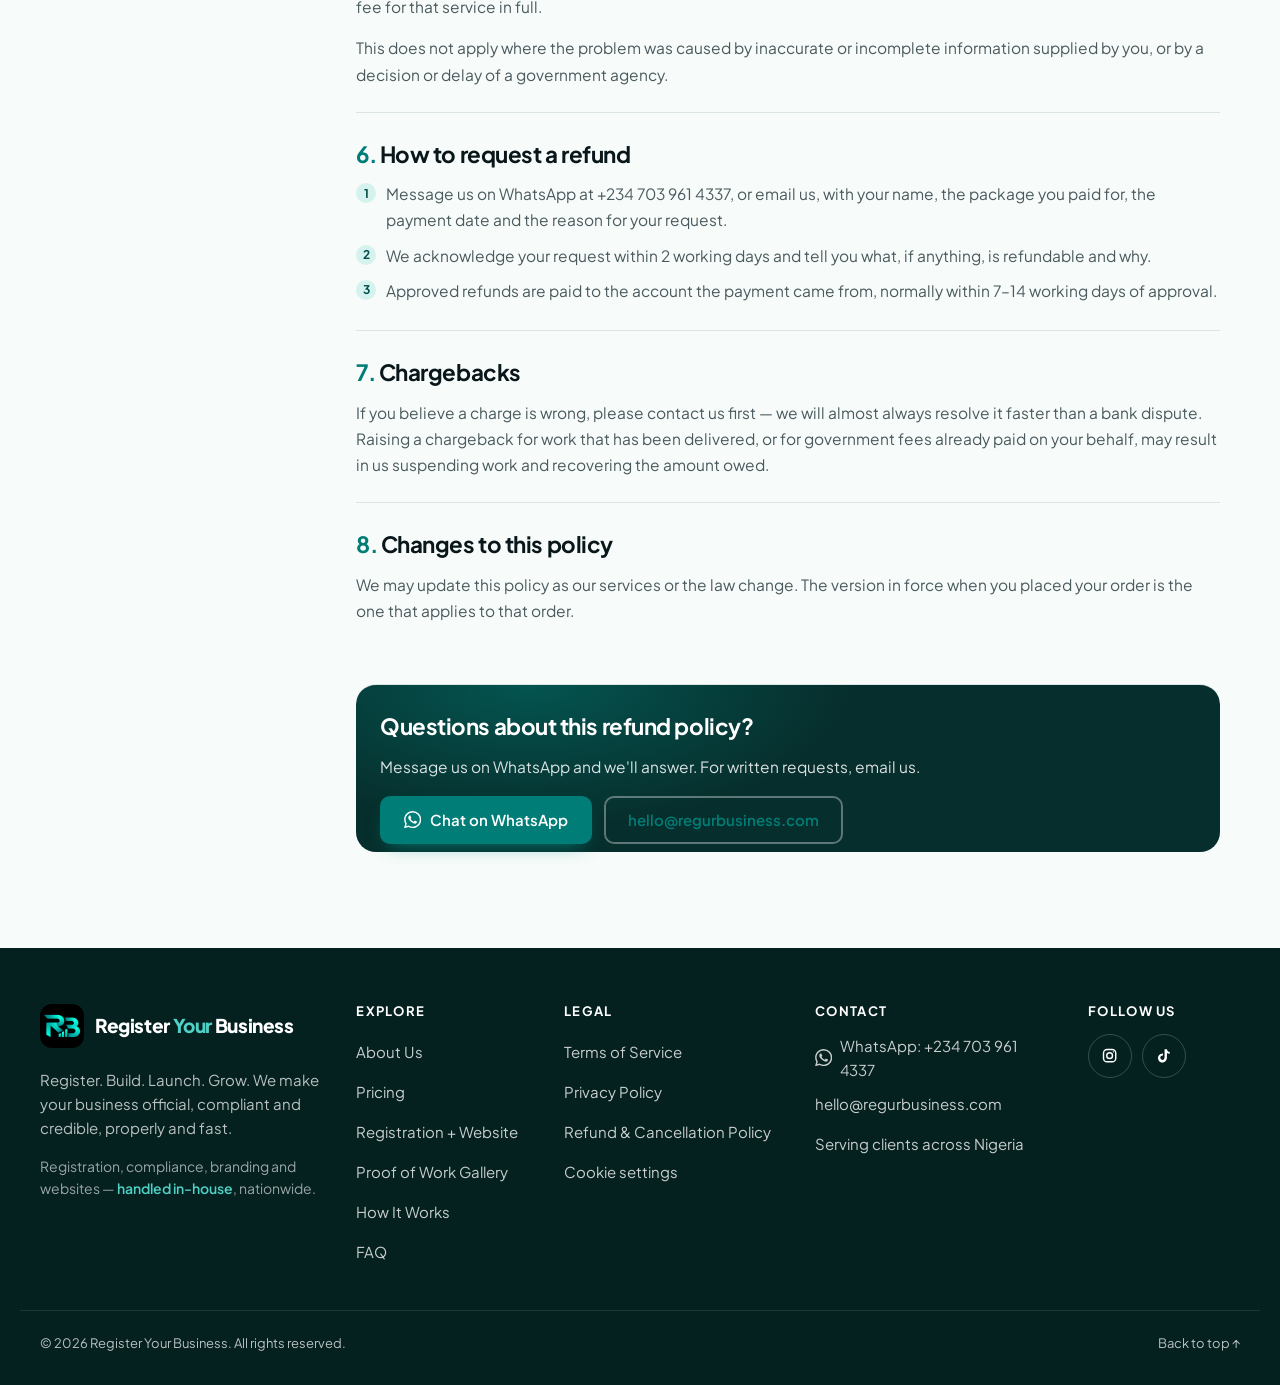
<file: refund-policy.html>
<!DOCTYPE html>
<html lang="en-NG">
<head>
  <meta charset="utf-8">
  <meta name="viewport" content="width=device-width, initial-scale=1, viewport-fit=cover">
  <title>Refund & Cancellation Policy | Register Your Business</title>
  <meta name="description" content="When Register Your Business refunds a payment, what government fees are non-refundable, and how to request a refund.">
  <meta name="robots" content="index, follow">
  <meta name="theme-color" content="#062E2C">
  <link rel="canonical" href="https://digoracle1.github.io/regurbusiness-website/refund-policy.html">
  <meta property="og:type" content="article">
  <meta property="og:site_name" content="Register Your Business">
  <meta property="og:title" content="Refund & Cancellation Policy | Register Your Business">
  <meta property="og:description" content="When Register Your Business refunds a payment, what government fees are non-refundable, and how to request a refund.">
  <meta property="og:image" content="https://digoracle1.github.io/regurbusiness-website/images/og-image.jpg">
  <link rel="icon" href="images/favicon.png" type="image/png">
  <link rel="apple-touch-icon" href="images/logo-mark.png">
  <link rel="preconnect" href="https://fonts.googleapis.com">
  <link rel="preconnect" href="https://fonts.gstatic.com" crossorigin>
  <link href="https://fonts.googleapis.com/css2?family=Plus+Jakarta+Sans:wght@400;500;600;700;800&display=swap" rel="stylesheet">
  <link rel="stylesheet" href="css/styles.css">
  <script src="js/config.js" defer></script>
  <script src="js/main.js" defer></script>
</head>
<body>
  <a class="skip-link" href="#main">Skip to content</a>

  <header class="site-header" id="top">
    <div class="container header-inner">
      <a href="index.html" class="brand" aria-label="Register Your Business home">
        <img class="brand__logo" src="images/logo-mark.png" alt="" width="512" height="512">
        <span class="brand__text">Register <span>Your</span> Business</span>
      </a>
      <nav class="nav" id="site-nav" aria-label="Main">
        <ul>
          <li><a href="about.html">About</a></li>
          <li><a href="index.html#pricing">Pricing</a></li>
          <li><a href="index.html#bundle">Registration + Website</a></li>
          <li><a href="index.html#proof">Proof of Work</a></li>
          <li><a href="index.html#how-it-works">How It Works</a></li>
          <li><a href="index.html#faq">FAQ</a></li>
        </ul>
        <a class="btn btn--brand btn--sm nav__cta" data-wa="" href="https://wa.me/2347039614337?text=Hi%2C%20I%27d%20like%20to%20register%20my%20business.%20Can%20you%20help%3F">Chat on WhatsApp</a>
      </nav>
      <button class="nav-toggle" type="button" aria-controls="site-nav" aria-expanded="false">
        <span class="sr-only">Open menu</span>
        <span class="nav-toggle__bar" aria-hidden="true"></span>
      </button>
    </div>
  </header>

  <main id="main" class="legal">
    <div class="legal-hero">
      <div class="container">
        <p class="legal-crumb"><a href="index.html">Home</a> <span aria-hidden="true">›</span> Refund & Cancellation Policy</p>
        <h1>Refund & Cancellation Policy</h1>
        <p class="legal-lede">What is refundable, what is not, and how to ask for a refund.</p>
        <p class="legal-dates"><strong>Last updated:</strong> 16 September 2026 · <strong>Effective:</strong> 16 September 2026</p>
      </div>
    </div>

    <div class="container legal-body">
      <nav class="legal-toc" aria-label="On this page">
        <h2>On this page</h2>
        <ol>
          <li><a href="#principle">The principle</a></li>
          <li><a href="#before-work">If you cancel before work starts</a></li>
          <li><a href="#after-filing">Once a filing has been submitted</a></li>
          <li><a href="#branding-websites">Branding, websites and digital services</a></li>
          <li><a href="#our-mistakes">If we get something wrong</a></li>
          <li><a href="#how-to-request">How to request a refund</a></li>
          <li><a href="#chargebacks">Chargebacks</a></li>
          <li><a href="#changes">Changes to this policy</a></li>
        </ol>
      </nav>

      <article class="legal-content">
        <section id="principle" aria-labelledby="principle-h">
          <h2 id="principle-h">The principle</h2>

          <p>Our fees have two parts: <strong>professional fees</strong> (our work) and <strong>government or third-party fees</strong> (money paid to the CAC, the Nigeria Revenue Service, SCUML, the trademarks registry, domain registrars or payment providers).</p>
          <p>Government and third-party fees are <strong>not refundable</strong> once they have been paid on your behalf, because those bodies do not refund them to us. Professional fees are refundable in proportion to the work not yet done, as set out below.</p>
          <p>This policy forms part of our <a href="terms.html">Terms of Service</a>.</p>
        </section>

        <section id="before-work" aria-labelledby="before-work-h">
          <h2 id="before-work-h">If you cancel before work starts</h2>

          <ul class="legal-list">
            <li><strong>Before we begin and before any government fee is paid:</strong> you receive a full refund of what you paid, less any bank or payment gateway charges that we cannot recover.</li>
            <li><strong>After we have started preparing your filing but before submission:</strong> we refund your payment less a reasonable charge for the work already done (normally up to 25% of the professional fee), and less any government fee already paid.</li>
          </ul>
        </section>

        <section id="after-filing" aria-labelledby="after-filing-h">
          <h2 id="after-filing-h">Once a filing has been submitted</h2>

          <ul class="legal-list">
            <li><strong>After name reservation or submission to the CAC:</strong> the government fee and the professional fee for that stage are not refundable, because the work has been done and the fee has been paid to the agency.</li>
            <li><strong>Name rejected or queried by the CAC:</strong> we resubmit using your alternative names at no additional professional fee. Where the agency charges again for a fresh reservation or submission, that charge is payable by you. A rejected name is not a failure of service and is not refundable.</li>
            <li><strong>Tax ID, SCUML and trademark filings:</strong> once submitted, fees are not refundable. Registration outcomes are decided by the relevant authority, and refusal or opposition by a third party does not entitle you to a refund.</li>
          </ul>
        </section>

        <section id="branding-websites" aria-labelledby="branding-websites-h">
          <h2 id="branding-websites-h">Branding, websites and digital services</h2>

          <ul class="legal-list">
            <li><strong>Before design work begins:</strong> refundable, less any charges already incurred.</li>
            <li><strong>After design or development has begun:</strong> we refund the portion of the fee for work not yet done. Work already delivered, and third-party costs already paid (domains, hosting, business email, licences, plugins, stock assets), are not refundable.</li>
            <li><strong>Where a project stalls because content or feedback is outstanding:</strong> if we do not hear from you for 60 days after requesting what we need, we may treat the project as closed. Restarting it later may attract a re-engagement fee.</li>
            <li>Domains, hosting and third-party subscriptions follow those providers' own refund rules.</li>
          </ul>
        </section>

        <section id="our-mistakes" aria-labelledby="our-mistakes-h">
          <h2 id="our-mistakes-h">If we get something wrong</h2>

          <p>If a filing fails or is delayed because of a mistake on our part, we will correct it at our own cost, including paying any resubmission fee caused by our error. If we cannot deliver the service you paid for at all, we refund the professional fee for that service in full.</p>
          <p>This does not apply where the problem was caused by inaccurate or incomplete information supplied by you, or by a decision or delay of a government agency.</p>
        </section>

        <section id="how-to-request" aria-labelledby="how-to-request-h">
          <h2 id="how-to-request-h">How to request a refund</h2>

          <ol class="legal-list legal-list--numbered">
            <li>Message us on WhatsApp at +234 703 961 4337, or email us, with your name, the package you paid for, the payment date and the reason for your request.</li>
            <li>We acknowledge your request within 2 working days and tell you what, if anything, is refundable and why.</li>
            <li>Approved refunds are paid to the account the payment came from, normally within 7–14 working days of approval.</li>
          </ol>
          <!-- EDITABLE: adjust the timeframes above if your process is faster or slower -->
        </section>

        <section id="chargebacks" aria-labelledby="chargebacks-h">
          <h2 id="chargebacks-h">Chargebacks</h2>

          <p>If you believe a charge is wrong, please contact us first — we will almost always resolve it faster than a bank dispute. Raising a chargeback for work that has been delivered, or for government fees already paid on your behalf, may result in us suspending work and recovering the amount owed.</p>
        </section>

        <section id="changes" aria-labelledby="changes-h">
          <h2 id="changes-h">Changes to this policy</h2>

          <p>We may update this policy as our services or the law change. The version in force when you placed your order is the one that applies to that order.</p>
        </section>

        <section class="legal-contact" aria-labelledby="contact-heading">
          <h2 id="contact-heading">Questions about this refund policy?</h2>
          <p>Message us on WhatsApp and we'll answer. For written requests, email us.</p>
          <p class="legal-contact__links">
            <a class="btn btn--brand" data-wa="Hi, I have a question about your refund policy." href="https://wa.me/2347039614337?text=Hi%2C%20I%20have%20a%20question%20about%20your%20refund%20policy.">
              <svg class="icon" aria-hidden="true"><use href="#i-whatsapp"/></svg> Chat on WhatsApp
            </a>
            <!-- EDITABLE: replace with your business email -->
            <a class="btn btn--outline" href="mailto:hello@regurbusiness.com">hello@regurbusiness.com</a>
          </p>
        </section>
      </article>
    </div>
  </main>

  <footer class="site-footer">
    <div class="container footer-grid">
      <div class="footer-brand">
        <a href="index.html" class="brand brand--light" aria-label="Register Your Business home">
          <img class="brand__logo" src="images/logo-mark.png" alt="" width="512" height="512" loading="lazy">
          <span class="brand__text">Register <span>Your</span> Business</span>
        </a>
        <p>Register. Build. Launch. Grow. We make your business official, compliant and credible, properly and fast.</p>
        <p class="footer-parent">Registration, compliance, branding and websites — <strong>handled in-house</strong>, nationwide.</p>
      </div>
      <div>
        <h2 class="footer-title">Explore</h2>
        <ul class="footer-links">
          <li><a href="about.html">About Us</a></li>
          <li><a href="index.html#pricing">Pricing</a></li>
          <li><a href="index.html#bundle">Registration + Website</a></li>
          <li><a href="index.html#proof">Proof of Work Gallery</a></li>
          <li><a href="index.html#how-it-works">How It Works</a></li>
          <li><a href="index.html#faq">FAQ</a></li>
        </ul>
      </div>
      <div>
        <h2 class="footer-title">Legal</h2>
        <ul class="footer-links">
          <li><a href="terms.html">Terms of Service</a></li>
          <li><a href="privacy.html">Privacy Policy</a></li>
          <li><a href="refund-policy.html">Refund &amp; Cancellation Policy</a></li>
          <li><a href="#" data-cookie-settings>Cookie settings</a></li>
        </ul>
      </div>
      <div>
        <h2 class="footer-title">Contact</h2>
        <ul class="footer-links">
          <li><a data-wa="" href="https://wa.me/2347039614337?text=Hi%2C%20I%27d%20like%20to%20register%20my%20business.%20Can%20you%20help%3F"><svg class="icon" aria-hidden="true"><use href="#i-whatsapp"/></svg> WhatsApp: +234 703 961 4337</a></li>
          <!-- EDITABLE: replace with your business email -->
          <li><a href="mailto:hello@regurbusiness.com">hello@regurbusiness.com</a></li>
          <li><span>Serving clients across Nigeria</span></li>
        </ul>
      </div>
      <div>
        <h2 class="footer-title">Follow us</h2>
        <ul class="socials">
          <li><a href="https://www.instagram.com/regurbusiness" target="_blank" rel="noopener" aria-label="Register Your Business on Instagram"><svg class="icon" aria-hidden="true"><use href="#i-instagram"/></svg></a></li>
          <li><a href="https://www.tiktok.com/@registeryourbusiness" target="_blank" rel="noopener" aria-label="Register Your Business on TikTok"><svg class="icon" aria-hidden="true"><use href="#i-tiktok"/></svg></a></li>
        </ul>
      </div>
    </div>
    <div class="container footer-bottom">
      <p>© <span data-year>2026</span> Register Your Business. All rights reserved.</p>
      <a href="#top">Back to top ↑</a>
    </div>
  </footer>

  <a class="wa-float" data-wa="" href="https://wa.me/2347039614337?text=Hi%2C%20I%27d%20like%20to%20register%20my%20business.%20Can%20you%20help%3F" aria-label="Chat with us on WhatsApp">
    <svg class="icon" aria-hidden="true"><use href="#i-whatsapp"/></svg>
    <span class="wa-float__label">Chat with us</span>
  </a>

  <svg width="0" height="0" style="position:absolute" aria-hidden="true" focusable="false">
    <symbol id="i-instagram" viewBox="0 0 24 24"><g fill="none" stroke="currentColor" stroke-width="2"><rect x="3.5" y="3.5" width="17" height="17" rx="5"/><circle cx="12" cy="12" r="4"/><circle cx="17.2" cy="6.8" r=".9" fill="currentColor" stroke="none"/></g></symbol>
    <symbol id="i-tiktok" viewBox="0 0 24 24"><path fill="currentColor" d="M16.6 3c.3 2.2 1.6 3.6 3.9 3.8v2.6c-1.4.1-2.7-.3-3.9-1.1v5.9c0 7.5-8.2 9.8-11.5 4.5-2.1-3.4-.8-9.4 6-9.6v2.8c-.5.1-1.1.2-1.6.4-1.5.5-2.3 1.4-2.1 3.1.5 3.2 6.4 4.2 5.9-2.1V3z"/></symbol>
    <symbol id="i-whatsapp" viewBox="0 0 24 24"><path fill="currentColor" d="M17.47 14.38c-.3-.15-1.76-.87-2.03-.97-.27-.1-.47-.15-.67.15-.2.3-.77.97-.94 1.16-.17.2-.35.22-.64.07-.3-.15-1.26-.46-2.39-1.47-.88-.79-1.48-1.76-1.65-2.06-.17-.3-.02-.46.13-.6.13-.14.3-.35.45-.52.15-.18.2-.3.3-.5.1-.2.05-.37-.03-.52-.07-.15-.67-1.61-.91-2.2-.24-.58-.49-.5-.67-.51h-.57c-.2 0-.52.07-.8.37-.27.3-1.04 1.02-1.04 2.48s1.07 2.88 1.21 3.07c.15.2 2.1 3.2 5.08 4.49.71.3 1.26.49 1.7.63.71.22 1.36.19 1.87.12.57-.09 1.76-.72 2-1.41.25-.7.25-1.29.18-1.42-.08-.12-.28-.2-.57-.34M12.05 21.78h-.01a9.87 9.87 0 0 1-5.03-1.38l-.36-.21-3.74.98 1-3.65-.24-.37a9.86 9.86 0 0 1-1.51-5.26c0-5.45 4.44-9.88 9.9-9.88 2.63 0 5.12 1.03 6.98 2.9a9.82 9.82 0 0 1 2.9 6.99c-.01 5.45-4.44 9.88-9.89 9.88m8.41-18.3A11.81 11.81 0 0 0 12.05 0C5.5 0 .16 5.34.16 11.89c0 2.1.55 4.14 1.59 5.95L.06 24l6.3-1.65a11.88 11.88 0 0 0 5.68 1.45h.01c6.55 0 11.89-5.34 11.89-11.9 0-3.18-1.24-6.16-3.48-8.41"/></symbol>
  </svg>
</body>
</html>
</file>
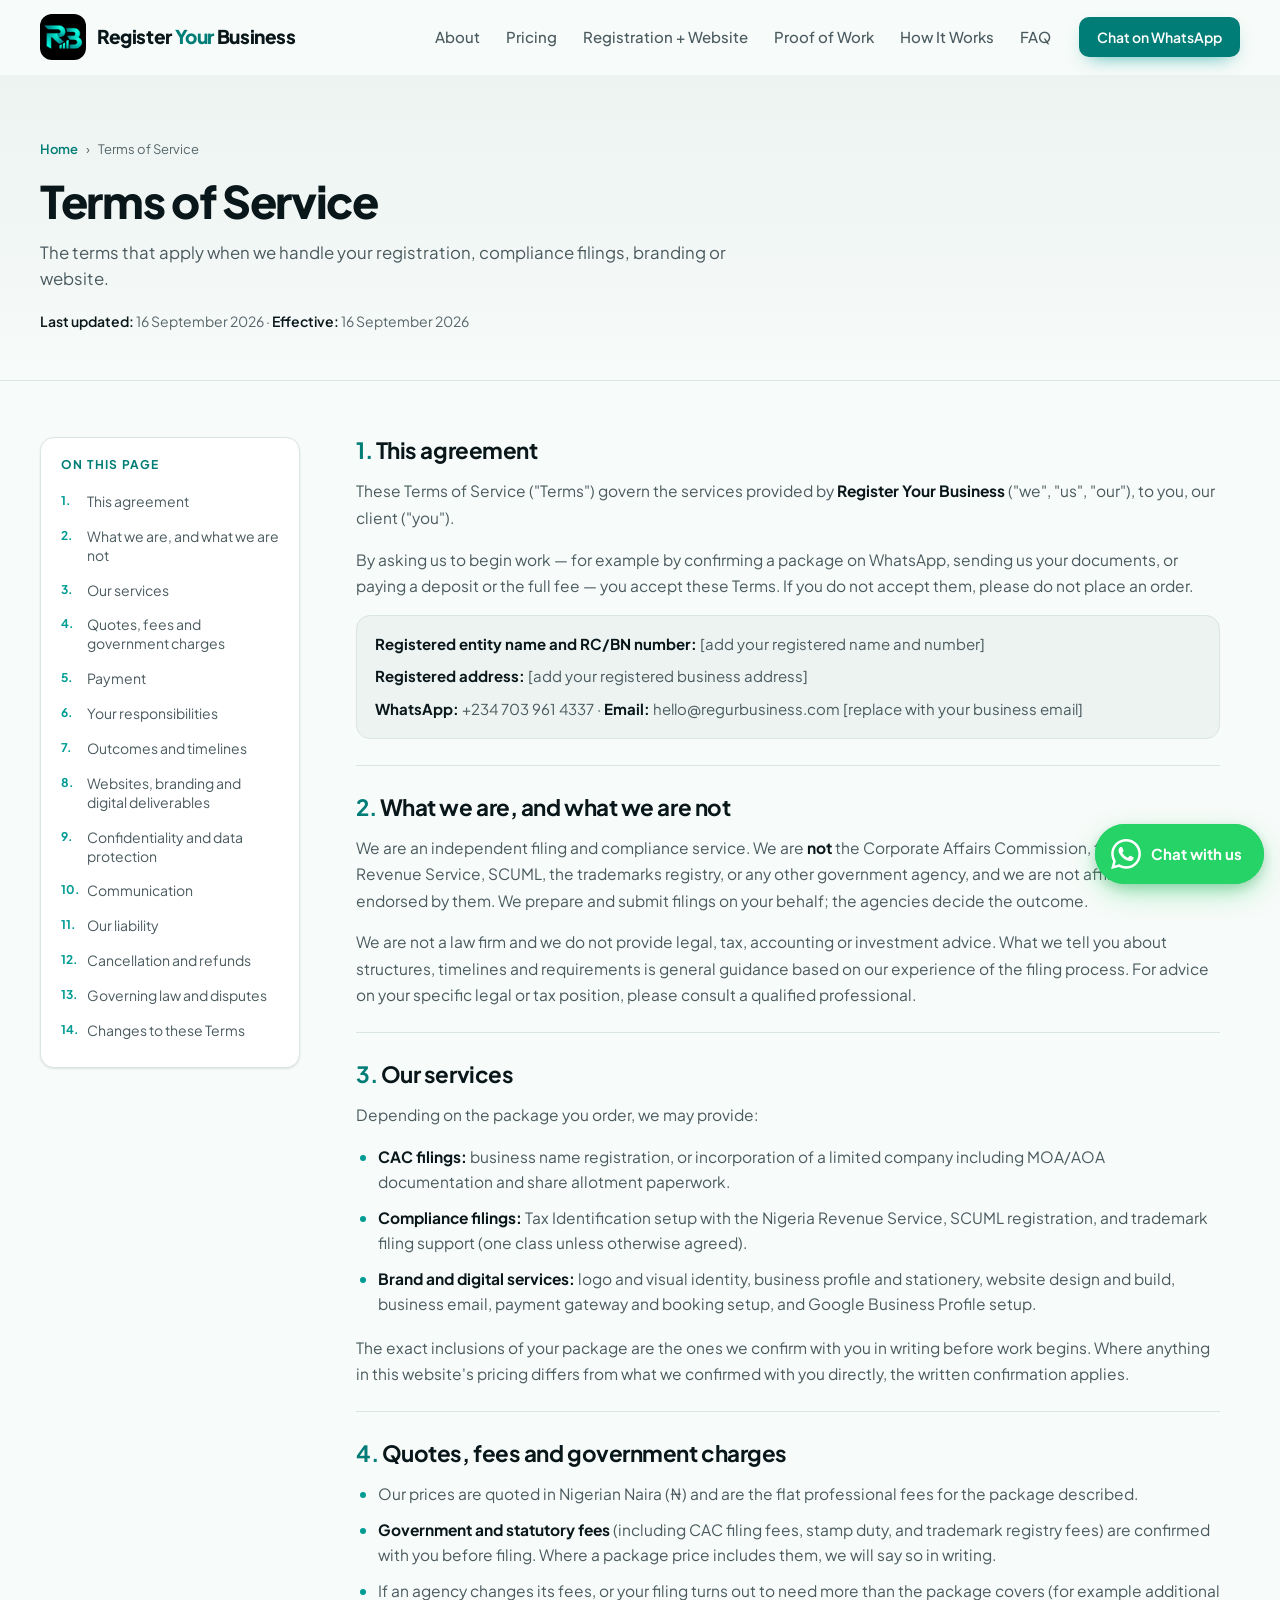
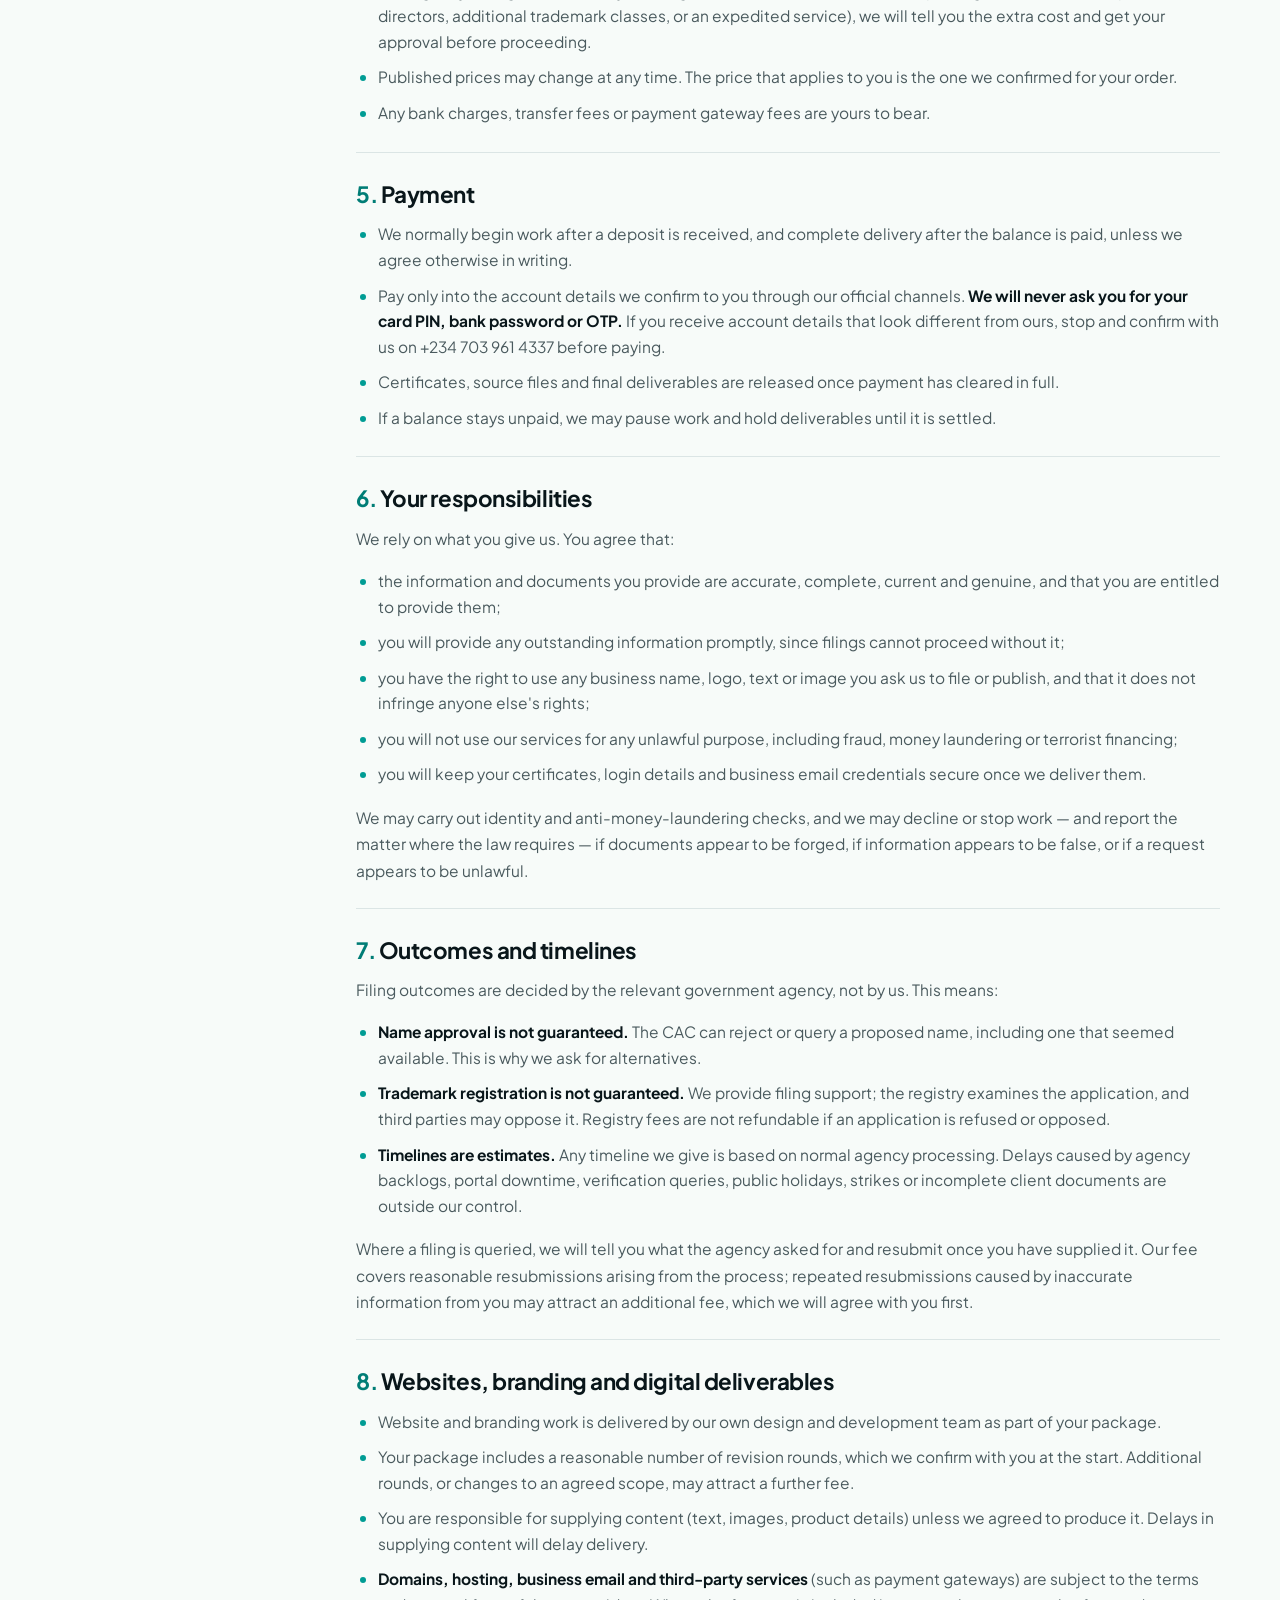
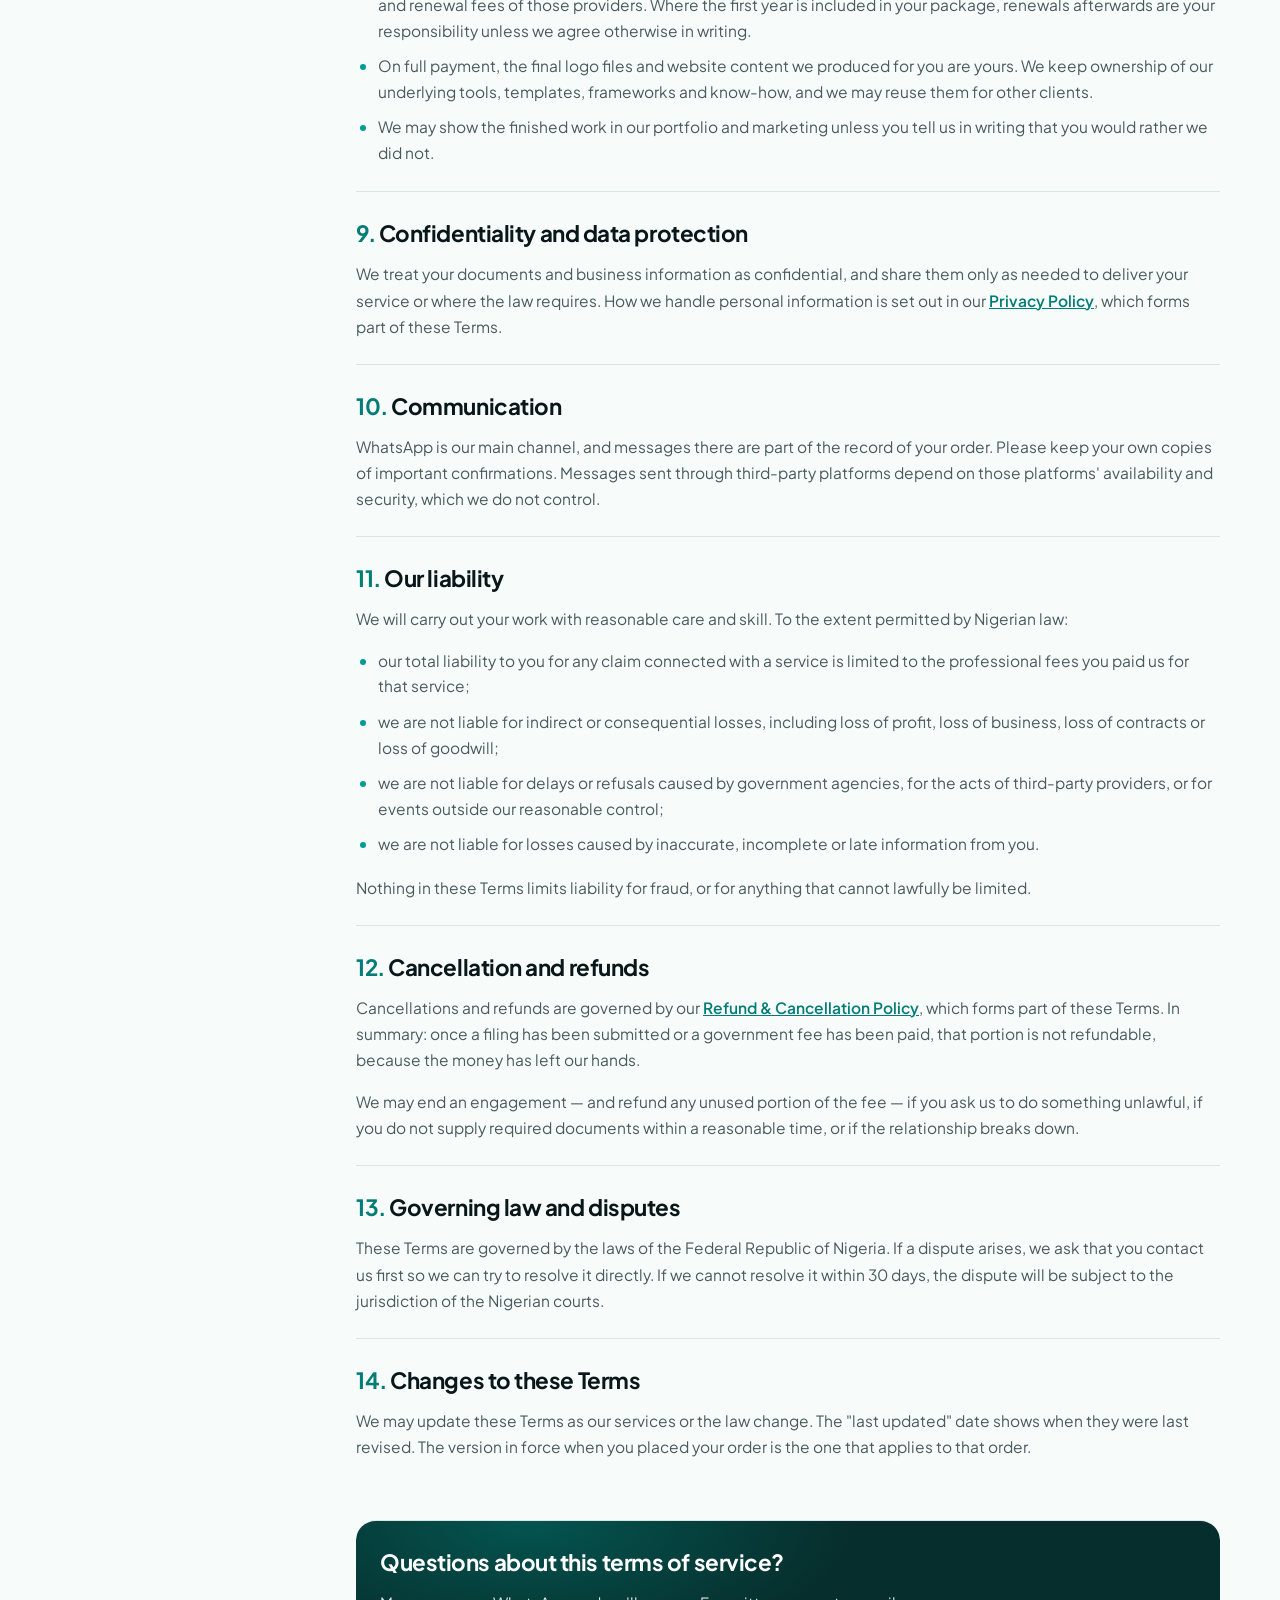
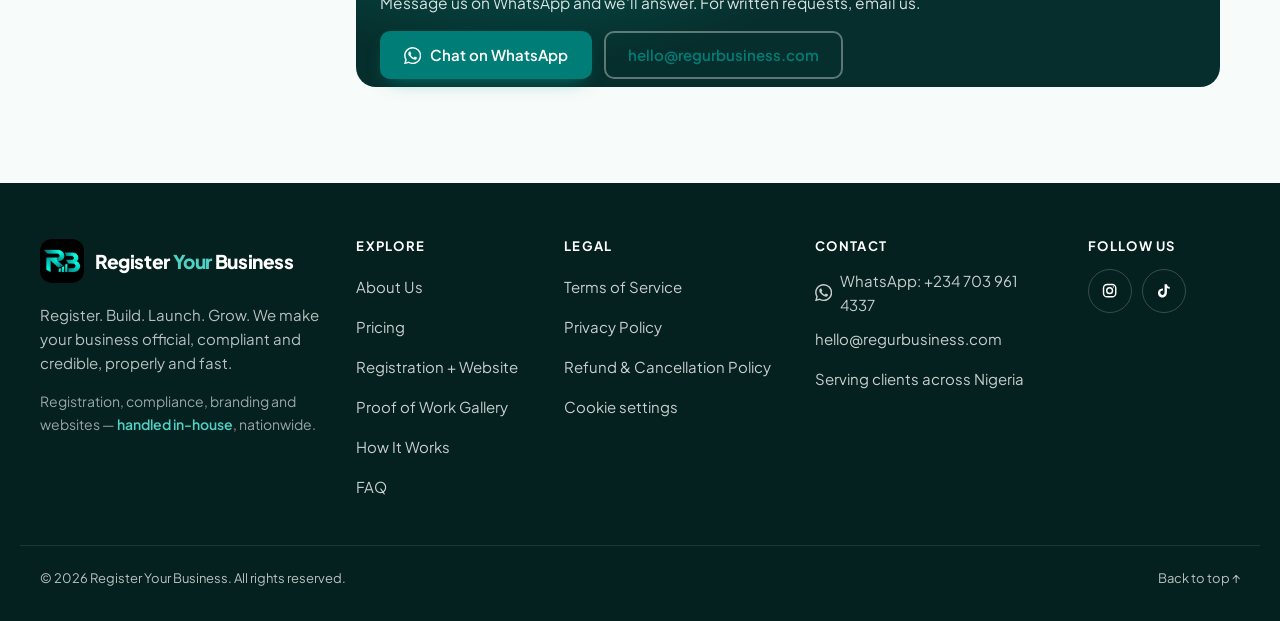
<file: terms.html>
<!DOCTYPE html>
<html lang="en-NG">
<head>
  <meta charset="utf-8">
  <meta name="viewport" content="width=device-width, initial-scale=1, viewport-fit=cover">
  <title>Terms of Service | Register Your Business</title>
  <meta name="description" content="The terms that apply when Register Your Business handles your CAC registration, compliance filings, branding or website in Nigeria.">
  <meta name="robots" content="index, follow">
  <meta name="theme-color" content="#062E2C">
  <link rel="canonical" href="https://digoracle1.github.io/regurbusiness-website/terms.html">
  <meta property="og:type" content="article">
  <meta property="og:site_name" content="Register Your Business">
  <meta property="og:title" content="Terms of Service | Register Your Business">
  <meta property="og:description" content="The terms that apply when Register Your Business handles your CAC registration, compliance filings, branding or website in Nigeria.">
  <meta property="og:image" content="https://digoracle1.github.io/regurbusiness-website/images/og-image.jpg">
  <link rel="icon" href="images/favicon.png" type="image/png">
  <link rel="apple-touch-icon" href="images/logo-mark.png">
  <link rel="preconnect" href="https://fonts.googleapis.com">
  <link rel="preconnect" href="https://fonts.gstatic.com" crossorigin>
  <link href="https://fonts.googleapis.com/css2?family=Plus+Jakarta+Sans:wght@400;500;600;700;800&display=swap" rel="stylesheet">
  <link rel="stylesheet" href="css/styles.css">
  <script src="js/config.js" defer></script>
  <script src="js/main.js" defer></script>
</head>
<body>
  <a class="skip-link" href="#main">Skip to content</a>

  <header class="site-header" id="top">
    <div class="container header-inner">
      <a href="index.html" class="brand" aria-label="Register Your Business home">
        <img class="brand__logo" src="images/logo-mark.png" alt="" width="512" height="512">
        <span class="brand__text">Register <span>Your</span> Business</span>
      </a>
      <nav class="nav" id="site-nav" aria-label="Main">
        <ul>
          <li><a href="about.html">About</a></li>
          <li><a href="index.html#pricing">Pricing</a></li>
          <li><a href="index.html#bundle">Registration + Website</a></li>
          <li><a href="index.html#proof">Proof of Work</a></li>
          <li><a href="index.html#how-it-works">How It Works</a></li>
          <li><a href="index.html#faq">FAQ</a></li>
        </ul>
        <a class="btn btn--brand btn--sm nav__cta" data-wa="" href="https://wa.me/2347039614337?text=Hi%2C%20I%27d%20like%20to%20register%20my%20business.%20Can%20you%20help%3F">Chat on WhatsApp</a>
      </nav>
      <button class="nav-toggle" type="button" aria-controls="site-nav" aria-expanded="false">
        <span class="sr-only">Open menu</span>
        <span class="nav-toggle__bar" aria-hidden="true"></span>
      </button>
    </div>
  </header>

  <main id="main" class="legal">
    <div class="legal-hero">
      <div class="container">
        <p class="legal-crumb"><a href="index.html">Home</a> <span aria-hidden="true">›</span> Terms of Service</p>
        <h1>Terms of Service</h1>
        <p class="legal-lede">The terms that apply when we handle your registration, compliance filings, branding or website.</p>
        <p class="legal-dates"><strong>Last updated:</strong> 16 September 2026 · <strong>Effective:</strong> 16 September 2026</p>
      </div>
    </div>

    <div class="container legal-body">
      <nav class="legal-toc" aria-label="On this page">
        <h2>On this page</h2>
        <ol>
          <li><a href="#agreement">This agreement</a></li>
          <li><a href="#who-we-are-not">What we are, and what we are not</a></li>
          <li><a href="#services">Our services</a></li>
          <li><a href="#quotes-fees">Quotes, fees and government charges</a></li>
          <li><a href="#payment">Payment</a></li>
          <li><a href="#your-responsibilities">Your responsibilities</a></li>
          <li><a href="#outcomes-timelines">Outcomes and timelines</a></li>
          <li><a href="#websites-branding">Websites, branding and digital deliverables</a></li>
          <li><a href="#confidentiality">Confidentiality and data protection</a></li>
          <li><a href="#communication">Communication</a></li>
          <li><a href="#liability">Our liability</a></li>
          <li><a href="#cancellation">Cancellation and refunds</a></li>
          <li><a href="#governing-law">Governing law and disputes</a></li>
          <li><a href="#changes">Changes to these Terms</a></li>
        </ol>
      </nav>

      <article class="legal-content">
        <section id="agreement" aria-labelledby="agreement-h">
          <h2 id="agreement-h">This agreement</h2>

          <p>These Terms of Service ("Terms") govern the services provided by <strong>Register Your Business</strong> ("we", "us", "our"), to you, our client ("you").</p>
          <p>By asking us to begin work — for example by confirming a package on WhatsApp, sending us your documents, or paying a deposit or the full fee — you accept these Terms. If you do not accept them, please do not place an order.</p>
          <!-- EDITABLE: insert your registered entity name, RC/BN number and registered address -->
          <ul class="legal-list legal-list--contact">
            <li><strong>Registered entity name and RC/BN number:</strong> [add your registered name and number]</li>
            <li><strong>Registered address:</strong> [add your registered business address]</li>
            <li><strong>WhatsApp:</strong> +234 703 961 4337 · <strong>Email:</strong> hello@regurbusiness.com [replace with your business email]</li>
          </ul>
        </section>

        <section id="who-we-are-not" aria-labelledby="who-we-are-not-h">
          <h2 id="who-we-are-not-h">What we are, and what we are not</h2>

          <p>We are an independent filing and compliance service. We are <strong>not</strong> the Corporate Affairs Commission, the Nigeria Revenue Service, SCUML, the trademarks registry, or any other government agency, and we are not affiliated with or endorsed by them. We prepare and submit filings on your behalf; the agencies decide the outcome.</p>
          <p>We are not a law firm and we do not provide legal, tax, accounting or investment advice. What we tell you about structures, timelines and requirements is general guidance based on our experience of the filing process. For advice on your specific legal or tax position, please consult a qualified professional.</p>
        </section>

        <section id="services" aria-labelledby="services-h">
          <h2 id="services-h">Our services</h2>

          <p>Depending on the package you order, we may provide:</p>
          <ul class="legal-list">
            <li><strong>CAC filings:</strong> business name registration, or incorporation of a limited company including MOA/AOA documentation and share allotment paperwork.</li>
            <li><strong>Compliance filings:</strong> Tax Identification setup with the Nigeria Revenue Service, SCUML registration, and trademark filing support (one class unless otherwise agreed).</li>
            <li><strong>Brand and digital services:</strong> logo and visual identity, business profile and stationery, website design and build, business email, payment gateway and booking setup, and Google Business Profile setup.</li>
          </ul>
          <p>The exact inclusions of your package are the ones we confirm with you in writing before work begins. Where anything in this website's pricing differs from what we confirmed with you directly, the written confirmation applies.</p>
        </section>

        <section id="quotes-fees" aria-labelledby="quotes-fees-h">
          <h2 id="quotes-fees-h">Quotes, fees and government charges</h2>

          <ul class="legal-list">
            <li>Our prices are quoted in Nigerian Naira (₦) and are the flat professional fees for the package described.</li>
            <li><strong>Government and statutory fees</strong> (including CAC filing fees, stamp duty, and trademark registry fees) are confirmed with you before filing. Where a package price includes them, we will say so in writing.</li>
            <li>If an agency changes its fees, or your filing turns out to need more than the package covers (for example additional directors, additional trademark classes, or an expedited service), we will tell you the extra cost and get your approval before proceeding.</li>
            <li>Published prices may change at any time. The price that applies to you is the one we confirmed for your order.</li>
            <li>Any bank charges, transfer fees or payment gateway fees are yours to bear.</li>
          </ul>
        </section>

        <section id="payment" aria-labelledby="payment-h">
          <h2 id="payment-h">Payment</h2>

          <ul class="legal-list">
            <li>We normally begin work after a deposit is received, and complete delivery after the balance is paid, unless we agree otherwise in writing.</li>
            <li>Pay only into the account details we confirm to you through our official channels. <strong>We will never ask you for your card PIN, bank password or OTP.</strong> If you receive account details that look different from ours, stop and confirm with us on +234 703 961 4337 before paying.</li>
            <li>Certificates, source files and final deliverables are released once payment has cleared in full.</li>
            <li>If a balance stays unpaid, we may pause work and hold deliverables until it is settled.</li>
          </ul>
        </section>

        <section id="your-responsibilities" aria-labelledby="your-responsibilities-h">
          <h2 id="your-responsibilities-h">Your responsibilities</h2>

          <p>We rely on what you give us. You agree that:</p>
          <ul class="legal-list">
            <li>the information and documents you provide are accurate, complete, current and genuine, and that you are entitled to provide them;</li>
            <li>you will provide any outstanding information promptly, since filings cannot proceed without it;</li>
            <li>you have the right to use any business name, logo, text or image you ask us to file or publish, and that it does not infringe anyone else's rights;</li>
            <li>you will not use our services for any unlawful purpose, including fraud, money laundering or terrorist financing;</li>
            <li>you will keep your certificates, login details and business email credentials secure once we deliver them.</li>
          </ul>
          <p>We may carry out identity and anti-money-laundering checks, and we may decline or stop work — and report the matter where the law requires — if documents appear to be forged, if information appears to be false, or if a request appears to be unlawful.</p>
        </section>

        <section id="outcomes-timelines" aria-labelledby="outcomes-timelines-h">
          <h2 id="outcomes-timelines-h">Outcomes and timelines</h2>

          <p>Filing outcomes are decided by the relevant government agency, not by us. This means:</p>
          <ul class="legal-list">
            <li><strong>Name approval is not guaranteed.</strong> The CAC can reject or query a proposed name, including one that seemed available. This is why we ask for alternatives.</li>
            <li><strong>Trademark registration is not guaranteed.</strong> We provide filing support; the registry examines the application, and third parties may oppose it. Registry fees are not refundable if an application is refused or opposed.</li>
            <li><strong>Timelines are estimates.</strong> Any timeline we give is based on normal agency processing. Delays caused by agency backlogs, portal downtime, verification queries, public holidays, strikes or incomplete client documents are outside our control.</li>
          </ul>
          <p>Where a filing is queried, we will tell you what the agency asked for and resubmit once you have supplied it. Our fee covers reasonable resubmissions arising from the process; repeated resubmissions caused by inaccurate information from you may attract an additional fee, which we will agree with you first.</p>
        </section>

        <section id="websites-branding" aria-labelledby="websites-branding-h">
          <h2 id="websites-branding-h">Websites, branding and digital deliverables</h2>

          <ul class="legal-list">
            <li>Website and branding work is delivered by our own design and development team as part of your package.</li>
            <li>Your package includes a reasonable number of revision rounds, which we confirm with you at the start. Additional rounds, or changes to an agreed scope, may attract a further fee.</li>
            <li>You are responsible for supplying content (text, images, product details) unless we agreed to produce it. Delays in supplying content will delay delivery.</li>
            <li><strong>Domains, hosting, business email and third-party services</strong> (such as payment gateways) are subject to the terms and renewal fees of those providers. Where the first year is included in your package, renewals afterwards are your responsibility unless we agree otherwise in writing.</li>
            <li>On full payment, the final logo files and website content we produced for you are yours. We keep ownership of our underlying tools, templates, frameworks and know-how, and we may reuse them for other clients.</li>
            <li>We may show the finished work in our portfolio and marketing unless you tell us in writing that you would rather we did not.</li>
          </ul>
        </section>

        <section id="confidentiality" aria-labelledby="confidentiality-h">
          <h2 id="confidentiality-h">Confidentiality and data protection</h2>

          <p>We treat your documents and business information as confidential, and share them only as needed to deliver your service or where the law requires. How we handle personal information is set out in our <a href="privacy.html">Privacy Policy</a>, which forms part of these Terms.</p>
        </section>

        <section id="communication" aria-labelledby="communication-h">
          <h2 id="communication-h">Communication</h2>

          <p>WhatsApp is our main channel, and messages there are part of the record of your order. Please keep your own copies of important confirmations. Messages sent through third-party platforms depend on those platforms' availability and security, which we do not control.</p>
        </section>

        <section id="liability" aria-labelledby="liability-h">
          <h2 id="liability-h">Our liability</h2>

          <p>We will carry out your work with reasonable care and skill. To the extent permitted by Nigerian law:</p>
          <ul class="legal-list">
            <li>our total liability to you for any claim connected with a service is limited to the professional fees you paid us for that service;</li>
            <li>we are not liable for indirect or consequential losses, including loss of profit, loss of business, loss of contracts or loss of goodwill;</li>
            <li>we are not liable for delays or refusals caused by government agencies, for the acts of third-party providers, or for events outside our reasonable control;</li>
            <li>we are not liable for losses caused by inaccurate, incomplete or late information from you.</li>
          </ul>
          <p>Nothing in these Terms limits liability for fraud, or for anything that cannot lawfully be limited.</p>
        </section>

        <section id="cancellation" aria-labelledby="cancellation-h">
          <h2 id="cancellation-h">Cancellation and refunds</h2>

          <p>Cancellations and refunds are governed by our <a href="refund-policy.html">Refund &amp; Cancellation Policy</a>, which forms part of these Terms. In summary: once a filing has been submitted or a government fee has been paid, that portion is not refundable, because the money has left our hands.</p>
          <p>We may end an engagement — and refund any unused portion of the fee — if you ask us to do something unlawful, if you do not supply required documents within a reasonable time, or if the relationship breaks down.</p>
        </section>

        <section id="governing-law" aria-labelledby="governing-law-h">
          <h2 id="governing-law-h">Governing law and disputes</h2>

          <p>These Terms are governed by the laws of the Federal Republic of Nigeria. If a dispute arises, we ask that you contact us first so we can try to resolve it directly. If we cannot resolve it within 30 days, the dispute will be subject to the jurisdiction of the Nigerian courts.</p>
          <!-- EDITABLE: if you prefer arbitration or a specific state's courts, replace the sentence above -->
        </section>

        <section id="changes" aria-labelledby="changes-h">
          <h2 id="changes-h">Changes to these Terms</h2>

          <p>We may update these Terms as our services or the law change. The "last updated" date shows when they were last revised. The version in force when you placed your order is the one that applies to that order.</p>
        </section>

        <section class="legal-contact" aria-labelledby="contact-heading">
          <h2 id="contact-heading">Questions about this terms of service?</h2>
          <p>Message us on WhatsApp and we'll answer. For written requests, email us.</p>
          <p class="legal-contact__links">
            <a class="btn btn--brand" data-wa="Hi, I have a question about your terms of service." href="https://wa.me/2347039614337?text=Hi%2C%20I%20have%20a%20question%20about%20your%20terms%20of%20service.">
              <svg class="icon" aria-hidden="true"><use href="#i-whatsapp"/></svg> Chat on WhatsApp
            </a>
            <!-- EDITABLE: replace with your business email -->
            <a class="btn btn--outline" href="mailto:hello@regurbusiness.com">hello@regurbusiness.com</a>
          </p>
        </section>
      </article>
    </div>
  </main>

  <footer class="site-footer">
    <div class="container footer-grid">
      <div class="footer-brand">
        <a href="index.html" class="brand brand--light" aria-label="Register Your Business home">
          <img class="brand__logo" src="images/logo-mark.png" alt="" width="512" height="512" loading="lazy">
          <span class="brand__text">Register <span>Your</span> Business</span>
        </a>
        <p>Register. Build. Launch. Grow. We make your business official, compliant and credible, properly and fast.</p>
        <p class="footer-parent">Registration, compliance, branding and websites — <strong>handled in-house</strong>, nationwide.</p>
      </div>
      <div>
        <h2 class="footer-title">Explore</h2>
        <ul class="footer-links">
          <li><a href="about.html">About Us</a></li>
          <li><a href="index.html#pricing">Pricing</a></li>
          <li><a href="index.html#bundle">Registration + Website</a></li>
          <li><a href="index.html#proof">Proof of Work Gallery</a></li>
          <li><a href="index.html#how-it-works">How It Works</a></li>
          <li><a href="index.html#faq">FAQ</a></li>
        </ul>
      </div>
      <div>
        <h2 class="footer-title">Legal</h2>
        <ul class="footer-links">
          <li><a href="terms.html">Terms of Service</a></li>
          <li><a href="privacy.html">Privacy Policy</a></li>
          <li><a href="refund-policy.html">Refund &amp; Cancellation Policy</a></li>
          <li><a href="#" data-cookie-settings>Cookie settings</a></li>
        </ul>
      </div>
      <div>
        <h2 class="footer-title">Contact</h2>
        <ul class="footer-links">
          <li><a data-wa="" href="https://wa.me/2347039614337?text=Hi%2C%20I%27d%20like%20to%20register%20my%20business.%20Can%20you%20help%3F"><svg class="icon" aria-hidden="true"><use href="#i-whatsapp"/></svg> WhatsApp: +234 703 961 4337</a></li>
          <!-- EDITABLE: replace with your business email -->
          <li><a href="mailto:hello@regurbusiness.com">hello@regurbusiness.com</a></li>
          <li><span>Serving clients across Nigeria</span></li>
        </ul>
      </div>
      <div>
        <h2 class="footer-title">Follow us</h2>
        <ul class="socials">
          <li><a href="https://www.instagram.com/regurbusiness" target="_blank" rel="noopener" aria-label="Register Your Business on Instagram"><svg class="icon" aria-hidden="true"><use href="#i-instagram"/></svg></a></li>
          <li><a href="https://www.tiktok.com/@registeryourbusiness" target="_blank" rel="noopener" aria-label="Register Your Business on TikTok"><svg class="icon" aria-hidden="true"><use href="#i-tiktok"/></svg></a></li>
        </ul>
      </div>
    </div>
    <div class="container footer-bottom">
      <p>© <span data-year>2026</span> Register Your Business. All rights reserved.</p>
      <a href="#top">Back to top ↑</a>
    </div>
  </footer>

  <a class="wa-float" data-wa="" href="https://wa.me/2347039614337?text=Hi%2C%20I%27d%20like%20to%20register%20my%20business.%20Can%20you%20help%3F" aria-label="Chat with us on WhatsApp">
    <svg class="icon" aria-hidden="true"><use href="#i-whatsapp"/></svg>
    <span class="wa-float__label">Chat with us</span>
  </a>

  <svg width="0" height="0" style="position:absolute" aria-hidden="true" focusable="false">
    <symbol id="i-instagram" viewBox="0 0 24 24"><g fill="none" stroke="currentColor" stroke-width="2"><rect x="3.5" y="3.5" width="17" height="17" rx="5"/><circle cx="12" cy="12" r="4"/><circle cx="17.2" cy="6.8" r=".9" fill="currentColor" stroke="none"/></g></symbol>
    <symbol id="i-tiktok" viewBox="0 0 24 24"><path fill="currentColor" d="M16.6 3c.3 2.2 1.6 3.6 3.9 3.8v2.6c-1.4.1-2.7-.3-3.9-1.1v5.9c0 7.5-8.2 9.8-11.5 4.5-2.1-3.4-.8-9.4 6-9.6v2.8c-.5.1-1.1.2-1.6.4-1.5.5-2.3 1.4-2.1 3.1.5 3.2 6.4 4.2 5.9-2.1V3z"/></symbol>
    <symbol id="i-whatsapp" viewBox="0 0 24 24"><path fill="currentColor" d="M17.47 14.38c-.3-.15-1.76-.87-2.03-.97-.27-.1-.47-.15-.67.15-.2.3-.77.97-.94 1.16-.17.2-.35.22-.64.07-.3-.15-1.26-.46-2.39-1.47-.88-.79-1.48-1.76-1.65-2.06-.17-.3-.02-.46.13-.6.13-.14.3-.35.45-.52.15-.18.2-.3.3-.5.1-.2.05-.37-.03-.52-.07-.15-.67-1.61-.91-2.2-.24-.58-.49-.5-.67-.51h-.57c-.2 0-.52.07-.8.37-.27.3-1.04 1.02-1.04 2.48s1.07 2.88 1.21 3.07c.15.2 2.1 3.2 5.08 4.49.71.3 1.26.49 1.7.63.71.22 1.36.19 1.87.12.57-.09 1.76-.72 2-1.41.25-.7.25-1.29.18-1.42-.08-.12-.28-.2-.57-.34M12.05 21.78h-.01a9.87 9.87 0 0 1-5.03-1.38l-.36-.21-3.74.98 1-3.65-.24-.37a9.86 9.86 0 0 1-1.51-5.26c0-5.45 4.44-9.88 9.9-9.88 2.63 0 5.12 1.03 6.98 2.9a9.82 9.82 0 0 1 2.9 6.99c-.01 5.45-4.44 9.88-9.89 9.88m8.41-18.3A11.81 11.81 0 0 0 12.05 0C5.5 0 .16 5.34.16 11.89c0 2.1.55 4.14 1.59 5.95L.06 24l6.3-1.65a11.88 11.88 0 0 0 5.68 1.45h.01c6.55 0 11.89-5.34 11.89-11.9 0-3.18-1.24-6.16-3.48-8.41"/></symbol>
  </svg>
</body>
</html>
</file>
<file: css/styles.css>
/* ==========================================================================
   Regurbusiness — styles (mobile-first)
   ========================================================================== */
:root {
  /* Brand palette (adopted from the Register Your Business identity) */
  --brand: #009C94;          /* teal, for icons/highlights/large text */
  --brand-btn: #007D76;      /* button fill: AA contrast with white text */
  --brand-text: #007D76;     /* small teal text on light backgrounds */
  --brand-light: #4FD1C5;    /* teal on dark backgrounds */
  --deep: #062E2C;           /* dark sections & footer */
  --deep-900: #04201F;
  --ink: #09161A;
  --body: #4A5A5E;
  --muted: #57666A;
  --line: #DBE5E5;
  --tint: #ECF3F1;
  --tint-2: #E6F3F1;
  --soft: #D6F2EE;
  --white: #FFFFFF;
  --bg: #F7FBF9;
  --wa: #25D366;

  --radius: 14px;
  --radius-lg: 20px;
  --shadow-sm: 0 1px 2px rgba(6, 46, 44, .06), 0 1px 3px rgba(6, 46, 44, .06);
  --shadow: 0 10px 30px -12px rgba(6, 46, 44, .22);
  --shadow-lg: 0 24px 60px -20px rgba(6, 46, 44, .32);
  --font: "Plus Jakarta Sans", system-ui, -apple-system, "Segoe UI", Roboto, "Helvetica Neue", Arial, sans-serif;
  --header-h: 64px;

  /* legacy aliases kept so older rules keep working */
  --navy: var(--deep);
  --navy-900: var(--deep);
  --navy-950: var(--deep-900);
  --navy-700: #0B4744;
  --navy-50: var(--tint);
  --navy-100: #CFE2E0;
  --gold: var(--brand);
  --gold-text: var(--brand-text);
  --gold-light: var(--brand-light);
  --gold-50: var(--soft);
}

*, *::before, *::after { box-sizing: border-box; }
html { scroll-behavior: smooth; scroll-padding-top: calc(var(--header-h) + 12px); -webkit-text-size-adjust: 100%; }
@media (prefers-reduced-motion: reduce) { html { scroll-behavior: auto; } *, *::before, *::after { animation: none !important; transition: none !important; } }
body { margin: 0; font-family: var(--font); font-size: 16px; line-height: 1.6; color: var(--body); background: var(--bg); -webkit-font-smoothing: antialiased; }
img { max-width: 100%; height: auto; display: block; }
h1, h2, h3, h4 { color: var(--ink); line-height: 1.2; margin: 0 0 .5em; letter-spacing: -.02em; }
p { margin: 0 0 1em; }
a { color: var(--navy); }
ul, ol { margin: 0; padding: 0; }
em { font-style: normal; }
button { font: inherit; }
:focus-visible { outline: 3px solid var(--brand-btn); outline-offset: 3px; border-radius: 6px; }

.icon { width: 1.15em; height: 1.15em; flex: none; }
.sr-only { position: absolute !important; width: 1px; height: 1px; padding: 0; margin: -1px; overflow: hidden; clip: rect(0 0 0 0); white-space: nowrap; border: 0; }
.skip-link { position: absolute; left: 12px; top: -60px; z-index: 200; background: var(--deep); color: #fff; padding: 10px 16px; border-radius: 8px; text-decoration: none; }
.skip-link:focus { top: 12px; }
.container { width: 100%; max-width: 1240px; margin: 0 auto; padding-inline: 20px; }

/* ---------- Placeholder labels (toggle in js/config.js) ---------- */
.ph-label { display: none; }
.show-placeholders .ph-label { display: inline-block; font-size: 10px; font-weight: 600; letter-spacing: .06em; text-transform: uppercase; color: #8A5A00; background: #FFF3CD; border: 1px dashed #D9A400; padding: 1px 6px; border-radius: 4px; margin-top: 6px; }
.show-placeholders .ph-label--block { display: block; width: fit-content; margin: 0 44px 14px 0; }

/* ---------- Buttons ---------- */
.btn { display: inline-flex; align-items: center; justify-content: center; gap: .55em; min-height: 48px; padding: 12px 22px; border-radius: 10px; font-weight: 600; font-size: 15px; line-height: 1.2; text-decoration: none; text-align: center; border: 2px solid transparent; cursor: pointer; transition: background-color .2s, color .2s, border-color .2s, transform .2s, box-shadow .2s; }
.btn:active { transform: translateY(1px); }
.btn--sm { min-height: 40px; padding: 8px 16px; font-size: 14px; }
.btn--lg { min-height: 54px; padding: 14px 26px; font-size: 16px; }
.btn--block { width: 100%; }
.btn--gold, .btn--brand { background: var(--brand-btn); color: #fff; box-shadow: 0 8px 20px -10px rgba(0, 156, 148, .85); }
.btn--gold:hover, .btn--brand:hover { background: #00655F; }
.btn--dark { background: var(--deep); color: #fff; }
.btn--dark:hover { background: #0B4744; }
.btn--navy { background: var(--navy); color: #fff; }
.btn--navy:hover { background: var(--navy-700); }
.btn--outline { background: #fff; color: var(--navy); border-color: var(--navy-100); }
.btn--outline:hover { border-color: var(--navy); background: var(--navy-50); }
.btn--ghost { background: transparent; color: var(--navy); border-color: var(--navy-100); }
.btn--ghost:hover { border-color: var(--navy); }
.btn--ghost-light { background: transparent; color: #fff; border-color: rgba(255,255,255,.35); }
.btn--ghost-light:hover { border-color: var(--brand-light); color: var(--brand-light); }
@media (max-width: 599px) { .btn--block-mobile { width: 100%; } }

/* ---------- Tags / pills ---------- */
.tag { display: inline-block; font-size: 12px; font-weight: 700; letter-spacing: .04em; text-transform: uppercase; padding: 5px 10px; border-radius: 999px; }
.tag--gold, .tag--brand { background: var(--brand-btn); color: #fff; }
.tag--muted { background: var(--navy-50); color: var(--navy); }
.tag--gold-outline, .tag--brand-outline { color: var(--brand-light); border: 1px solid rgba(79, 209, 197, .45); }
.pill { font-size: 12px; font-weight: 600; padding: 4px 10px; border-radius: 999px; }
.pill--gold, .pill--brand { background: var(--soft); color: #024E4A; }

/* ---------- Header ---------- */
.site-header { position: sticky; top: 0; z-index: 100; background: rgba(247,251,249,.92); backdrop-filter: saturate(1.4) blur(10px); -webkit-backdrop-filter: saturate(1.4) blur(10px); border-bottom: 1px solid transparent; transition: border-color .2s, box-shadow .2s; }
.site-header.is-scrolled { border-color: var(--line); box-shadow: var(--shadow-sm); }
.header-inner { display: flex; align-items: center; justify-content: space-between; height: var(--header-h); }
.brand { display: inline-flex; align-items: center; gap: 11px; text-decoration: none; color: var(--ink); font-weight: 800; font-size: 17px; letter-spacing: -.02em; }
.brand__logo { width: 40px; height: 40px; border-radius: 10px; background: #000; flex: none; }
.brand__text { line-height: 1.15; max-width: 9ch; }
.brand__text span { color: var(--brand-text); }
.brand--light { color: #fff; }
.brand--light .brand__text span { color: var(--brand-light); }
@media (min-width: 420px) { .brand__text { max-width: none; } }
@media (min-width: 960px) { .brand { font-size: 19px; } .brand__logo { width: 46px; height: 46px; border-radius: 12px; } }

.nav-toggle { display: inline-grid; place-items: center; width: 44px; height: 44px; border: 1px solid var(--line); border-radius: 10px; background: #fff; cursor: pointer; }
.nav-toggle__bar, .nav-toggle__bar::before, .nav-toggle__bar::after { display: block; width: 20px; height: 2px; background: var(--navy); border-radius: 2px; position: relative; transition: transform .2s, background-color .2s; }
.nav-toggle__bar::before, .nav-toggle__bar::after { content: ""; position: absolute; left: 0; }
.nav-toggle__bar::before { top: -6px; }
.nav-toggle__bar::after { top: 6px; }
.nav-toggle[aria-expanded="true"] .nav-toggle__bar { background: transparent; }
.nav-toggle[aria-expanded="true"] .nav-toggle__bar::before { transform: translateY(6px) rotate(45deg); }
.nav-toggle[aria-expanded="true"] .nav-toggle__bar::after { transform: translateY(-6px) rotate(-45deg); }

.nav { position: absolute; top: var(--header-h); left: 0; right: 0; background: #fff; border-bottom: 1px solid var(--line); box-shadow: var(--shadow); padding: 8px 20px 20px; display: none; }
.nav.is-open { display: block; }
.nav ul { list-style: none; }
.nav li a { display: block; padding: 13px 4px; color: var(--ink); font-weight: 500; text-decoration: none; border-bottom: 1px solid var(--line); }
.nav__cta { width: 100%; margin-top: 16px; }

@media (min-width: 960px) {
  :root { --header-h: 74px; }
  .nav-toggle { display: none; }
  .nav { position: static; display: flex !important; align-items: center; gap: 28px; padding: 0; border: 0; box-shadow: none; background: transparent; }
  .nav ul { display: flex; gap: 26px; }
  .nav li a { padding: 6px 0; border: 0; font-size: 15px; color: var(--body); }
  .nav li a:hover { color: var(--navy); }
  .nav__cta { width: auto; margin: 0; }
}

/* ---------- Hero ---------- */
.hero { position: relative; padding: 40px 0 28px; background:
  radial-gradient(1000px 420px at 85% -10%, rgba(0,156,148,.12), transparent 60%),
  linear-gradient(180deg, var(--tint) 0%, var(--bg) 100%); overflow: hidden; }
.hero__grid { display: grid; gap: 40px; align-items: center; }
.eyebrow { display: inline-flex; align-items: center; gap: 8px; font-size: 13px; font-weight: 600; color: var(--navy); background: #fff; border: 1px solid var(--line); padding: 6px 12px; border-radius: 999px; margin-bottom: 20px; }
.eyebrow__dot { width: 8px; height: 8px; border-radius: 50%; background: var(--brand); box-shadow: 0 0 0 4px rgba(0,156,148,.18); }
.hero h1 { font-size: clamp(2rem, 7.4vw, 3.5rem); font-weight: 800; letter-spacing: -.035em; margin-bottom: 18px; }
.hero h1 em { color: var(--brand-text); background: linear-gradient(transparent 62%, rgba(0,156,148,.22) 62%); padding: 0 .06em; }
.hero__lede { font-size: clamp(1.02rem, 2.6vw, 1.2rem); max-width: 40ch; color: var(--body); margin-bottom: 28px; }
.hero__actions { display: flex; flex-direction: column; gap: 12px; }
.hero__assurances { list-style: none; display: flex; flex-wrap: wrap; gap: 8px 18px; margin-top: 22px; font-size: 14px; font-weight: 500; color: var(--ink); }
.hero__assurances li { display: inline-flex; align-items: center; gap: 6px; }
.hero__assurances .icon { color: var(--brand); }
@media (min-width: 560px) { .hero__actions { flex-direction: row; flex-wrap: wrap; } }
@media (min-width: 960px) {
  .hero { padding: 72px 0 40px; }
  .hero__grid { grid-template-columns: 1.15fr .85fr; gap: 56px; }
}

.hero__card { display: none; }
@media (min-width: 960px) { .hero__card { display: block; } }
.launch-card { background: #fff; border: 1px solid var(--line); border-radius: var(--radius-lg); box-shadow: var(--shadow-lg); padding: 26px; position: relative; }
.launch-card::before { content: ""; position: absolute; inset: 14px -14px -14px 14px; border-radius: var(--radius-lg); background: var(--deep); z-index: -1; opacity: .9; }
.launch-card__head { display: flex; gap: 14px; align-items: center; padding-bottom: 18px; border-bottom: 1px solid var(--line); }
.launch-card__seal { display: grid; place-items: center; width: 46px; height: 46px; border-radius: 12px; background: var(--soft); color: var(--brand-text); }
.launch-card__seal .icon { width: 24px; height: 24px; }
.launch-card__title { margin: 0; font-weight: 700; color: var(--ink); }
.launch-card__sub { margin: 0; font-size: 13px; color: var(--muted); }
.launch-steps { list-style: none; padding: 18px 0; display: grid; gap: 14px; }
.launch-steps li { display: flex; align-items: center; gap: 12px; font-size: 15px; color: var(--muted); }
.launch-steps li span { width: 22px; height: 22px; border-radius: 50%; border: 2px solid var(--line); flex: none; position: relative; }
.launch-steps li.is-done { color: var(--ink); }
.launch-steps li.is-done span { background: var(--brand-btn); border-color: var(--brand-btn); }
.launch-steps li.is-done span::after { content: ""; position: absolute; left: 6px; top: 2px; width: 5px; height: 10px; border: solid #fff; border-width: 0 2px 2px 0; transform: rotate(45deg); }
.launch-steps li.is-active { color: var(--ink); font-weight: 600; }
.launch-steps li.is-active span { border-color: var(--brand); box-shadow: 0 0 0 4px rgba(0,156,148,.15); }
.launch-steps li.is-active span::after { content: ""; position: absolute; inset: 4px; border-radius: 50%; background: var(--brand); }
.launch-card__foot { display: flex; justify-content: space-between; align-items: center; gap: 10px; padding-top: 16px; border-top: 1px solid var(--line); }
.launch-card__chat { display: inline-flex; align-items: center; gap: 6px; font-size: 13px; color: var(--muted); }
.launch-card__chat .icon { color: #1DA851; }

/* Trust bar */
.trust-bar { list-style: none; margin-top: 36px; display: grid; grid-template-columns: repeat(2, 1fr); background: #fff; border: 1px solid var(--line); border-radius: var(--radius); box-shadow: var(--shadow-sm); overflow: hidden; }
.trust-bar li { display: flex; flex-direction: column; align-items: flex-start; padding: 16px 18px; border-right: 1px solid var(--line); border-bottom: 1px solid var(--line); }
.trust-bar li:nth-child(2n) { border-right: 0; }
.trust-bar li:nth-child(n+3) { border-bottom: 0; }
.trust-bar strong { font-size: clamp(1.35rem, 5vw, 1.8rem); font-weight: 800; color: var(--ink); letter-spacing: -.03em; line-height: 1.1; }
.trust-bar strong::after { content: ""; display: block; width: 22px; height: 3px; border-radius: 2px; background: var(--brand); margin: 8px 0 6px; }
.trust-bar span { font-size: 13px; line-height: 1.35; color: var(--body); font-weight: 500; }
@media (min-width: 760px) {
  .trust-bar { grid-template-columns: repeat(4, 1fr); }
  .trust-bar li { border-bottom: 0; padding: 22px 24px; }
  .trust-bar li:nth-child(2n) { border-right: 1px solid var(--line); }
  .trust-bar li:last-child { border-right: 0; }
}

/* ---------- Sections ---------- */
.section { padding: 64px 0; }
.section--tint { background: var(--tint); }
@media (min-width: 960px) { .section { padding: 96px 0; } }
.section-head { text-align: center; max-width: 720px; margin: 0 auto 40px; }
.section-head--left { text-align: left; margin: 0; }
.section-head h2 { font-size: clamp(1.65rem, 4.6vw, 2.5rem); font-weight: 800; letter-spacing: -.03em; }
.section-head p { font-size: 1.05rem; }
.kicker { display: inline-flex; align-items: center; gap: 10px; font-size: 13px !important; font-weight: 700; letter-spacing: .12em; text-transform: uppercase; color: var(--gold-text); margin-bottom: 12px !important; }
.kicker::before { content: ""; width: 22px; height: 2px; background: var(--brand); }
.kicker--center { justify-content: center; }

/* Checklists */
.checklist { list-style: none; display: grid; gap: 10px; }
.checklist li { position: relative; padding-left: 30px; font-size: 15px; line-height: 1.45; color: var(--ink); }
.checklist li::before { content: ""; position: absolute; left: 0; top: 1px; width: 20px; height: 20px; border-radius: 50%; background: var(--soft); }
.checklist li::after { content: ""; position: absolute; left: 7px; top: 5px; width: 5px; height: 9px; border: solid var(--brand-text); border-width: 0 2px 2px 0; transform: rotate(45deg); }
.checklist--light li { color: rgba(255,255,255,.9); }
.checklist--light li::before { background: rgba(79,209,197,.18); }
.checklist--light li::after { border-color: var(--brand-light); }

/* ---------- Pricing ---------- */
.pricing-grid { display: grid; gap: 18px; }
@media (min-width: 680px) { .pricing-grid { grid-template-columns: repeat(2, 1fr); } }
@media (min-width: 1200px) { .pricing-grid { grid-template-columns: repeat(4, 1fr); } }
.price-card { position: relative; display: flex; flex-direction: column; background: #fff; border: 1px solid var(--line); border-radius: var(--radius-lg); padding: 26px 22px 22px; box-shadow: var(--shadow-sm); transition: box-shadow .2s, transform .2s; }
.price-card:hover { box-shadow: var(--shadow); }
.price-card .tag { align-self: flex-start; margin-bottom: 12px; }
.price-card__name { font-size: 1.2rem; font-weight: 700; margin-bottom: 6px; }
.price-card__for { font-size: 14px; color: var(--muted); margin-bottom: 18px; min-height: 2.9em; }
.price { margin: 0 0 20px; padding-bottom: 20px; border-bottom: 1px solid var(--line); }
.price__amount { font-size: 2rem; font-weight: 800; color: var(--ink); letter-spacing: -.03em; line-height: 1.1; }
.price__dash { margin: 0 .1em; color: var(--muted); font-weight: 600; }
.price-card .checklist { margin-bottom: 24px; flex: 1; }
.price-card--popular { border: 2px solid var(--brand); box-shadow: var(--shadow); background: linear-gradient(180deg, var(--soft) 0, #fff 150px); }
.price-card--popular .price__amount { font-size: 1.6rem; }
@media (min-width: 1200px) { .price-card { padding-inline: 20px; } .price-card .btn { font-size: 14px; padding-inline: 8px; gap: .4em; white-space: nowrap; } .price-card--popular { transform: translateY(-8px); } .price-card--popular:hover { transform: translateY(-10px); } .price-card--popular .price__amount { font-size: 1.45rem; } }

.ultimate-card { display: grid; gap: 28px; background: var(--deep); background-image: radial-gradient(700px 300px at 0% 0%, rgba(0,156,148,.3), transparent 60%); color: rgba(255,255,255,.85); border-radius: var(--radius-lg); padding: 30px 22px; box-shadow: var(--shadow-lg); }
.ultimate-card h4 { color: #fff; font-size: clamp(1.3rem, 3.6vw, 1.7rem); font-weight: 800; margin: 14px 0 10px; }
.ultimate-card h5 { color: var(--brand-light); font-size: 13px; letter-spacing: .08em; text-transform: uppercase; margin-bottom: 14px; }
.price--light { border-color: rgba(255,255,255,.14); }
.price--light .price__amount { color: #fff; }
.ultimate-card .price { border: 0; padding: 0; margin: 18px 0 22px; }
.ultimate-card__features { display: grid; gap: 24px; }
@media (min-width: 680px) { .ultimate-card__features { grid-template-columns: repeat(3, 1fr); } }
@media (min-width: 1000px) { .ultimate-card { grid-template-columns: .9fr 1.6fr; padding: 40px; gap: 48px; align-items: center; } }

/* ---------- Bundle (flagship) ---------- */
.bundle { position: relative; background: var(--deep); color: rgba(255,255,255,.82); overflow: hidden; }
.bundle::before { content: ""; position: absolute; inset: 0; background:
  radial-gradient(600px 320px at 100% 0%, rgba(0,156,148,.35), transparent 60%),
  radial-gradient(500px 300px at 0% 100%, rgba(255,255,255,.06), transparent 60%);
  pointer-events: none; }
.bundle::after { content: ""; position: absolute; left: 0; right: 0; top: 0; height: 4px; background: linear-gradient(90deg, transparent, var(--brand-light), transparent); }
.bundle .container { position: relative; }
.bundle__head { max-width: 780px; margin: 0 auto 40px; text-align: center; }
.bundle__head h2 { color: #fff; font-size: clamp(1.65rem, 4.8vw, 2.6rem); font-weight: 800; letter-spacing: -.03em; margin: 18px 0 16px; }
.bundle__head h2 em { color: var(--brand-light); }
.bundle__head p { font-size: 1.05rem; }
.bundle__head strong { color: #fff; }
.bundle__grid { display: grid; gap: 18px; max-width: 900px; margin: 0 auto; }
@media (min-width: 760px) { .bundle__grid { grid-template-columns: 1fr 1fr; gap: 24px; } }
.bundle-card { display: flex; flex-direction: column; background: rgba(255,255,255,.06); border: 1px solid rgba(255,255,255,.14); border-radius: var(--radius-lg); padding: 28px 24px 24px; }
.bundle-card--featured { background: rgba(255,255,255,.1); border: 2px solid var(--brand-light); }
.bundle-card__label { font-size: 12px; letter-spacing: .1em; text-transform: uppercase; color: var(--brand-light); font-weight: 700; margin-bottom: 8px; }
.bundle-card h3 { color: #fff; font-size: 1.3rem; font-weight: 700; }
.bundle-card .price { margin: 12px 0 20px; }
.bundle-card .price__amount { font-size: 2.4rem; }
.bundle-card .checklist { flex: 1; margin-bottom: 24px; }
.bundle__cta { display: flex; flex-direction: column; align-items: center; gap: 14px; text-align: center; margin-top: 36px; }
.bundle__cta p { margin: 0; }

/* ---------- Gallery ---------- */
.gallery-tabs { display: flex; gap: 8px; overflow-x: auto; scrollbar-width: none; padding: 4px 2px 12px; margin: 0 -20px 16px; padding-inline: 20px; scroll-snap-type: x proximity; }
.gallery-tabs::-webkit-scrollbar { display: none; }
@media (min-width: 900px) { .gallery-tabs { flex-wrap: wrap; justify-content: center; overflow: visible; margin-inline: 0; padding-inline: 0; } }
.gallery-tab { flex: none; scroll-snap-align: start; min-height: 42px; padding: 9px 16px; border-radius: 999px; border: 1px solid var(--navy-100); background: #fff; color: var(--ink); font-size: 14px; font-weight: 600; cursor: pointer; white-space: nowrap; transition: background-color .2s, color .2s, border-color .2s; }
.gallery-tab:hover { border-color: var(--navy); }
.gallery-tab[aria-pressed="true"] { background: var(--deep); color: #fff; border-color: var(--deep); }

.gallery-grid { list-style: none; display: grid; grid-template-columns: repeat(2, 1fr); gap: 12px; }
@media (min-width: 680px) { .gallery-grid { grid-template-columns: repeat(3, 1fr); gap: 18px; } }
@media (min-width: 1040px) { .gallery-grid { grid-template-columns: repeat(4, 1fr); } }
.g-item { margin: 0; }
.g-item__btn { display: block; width: 100%; padding: 0; border: 1px solid var(--line); border-radius: var(--radius); background: #fff; cursor: zoom-in; text-align: left; overflow: hidden; box-shadow: var(--shadow-sm); transition: box-shadow .2s, transform .2s; }
.g-item__btn:hover { box-shadow: var(--shadow); transform: translateY(-2px); }
.g-item__frame { display: block; position: relative; aspect-ratio: 3 / 4; background: var(--navy-50); overflow: hidden; }
.g-item--websites .g-item__frame { aspect-ratio: 4 / 3; }
@media (min-width: 680px) { .g-item__frame, .g-item--websites .g-item__frame { aspect-ratio: 4 / 5; } }
.g-item__frame img { width: 100%; height: 100%; object-fit: contain; object-position: center; background: #fff; padding: 6px; transition: transform .35s; }
.g-item__btn:hover img { transform: scale(1.04); }
.g-item__zoom { position: absolute; right: 8px; bottom: 8px; display: grid; place-items: center; width: 32px; height: 32px; border-radius: 50%; background: rgba(13,27,56,.78); color: #fff; opacity: 0; transition: opacity .2s; }
.g-item__btn:hover .g-item__zoom, .g-item__btn:focus-visible .g-item__zoom { opacity: 1; }
.g-item__meta { display: block; padding: 10px 12px 12px; }
.g-item__cat { display: block; font-size: 11px; font-weight: 700; letter-spacing: .06em; text-transform: uppercase; color: var(--brand-text); margin-bottom: 2px; }
.g-item__caption { display: block; font-size: 13px; line-height: 1.35; color: var(--ink); font-weight: 500; }

/* Upload-slot placeholder */
.slot { position: absolute; inset: 10px; display: flex; flex-direction: column; align-items: center; justify-content: center; gap: 8px; text-align: center; border: 2px dashed #C5CEDD; border-radius: 10px; color: var(--muted); padding: 10px; background: repeating-linear-gradient(-45deg, transparent 0 10px, rgba(31,56,100,.025) 10px 20px); }
.slot__icon { width: 44px; height: 44px; display: grid; place-items: center; border-radius: 12px; background: #fff; color: var(--navy); box-shadow: var(--shadow-sm); }
.slot__icon .icon { width: 24px; height: 24px; }
.slot__title { font-size: 11px; font-weight: 700; letter-spacing: .08em; text-transform: uppercase; color: var(--deep); }
.slot__hint { display: inline-flex; align-items: center; gap: 4px; font-size: 11px; line-height: 1.3; }
.slot__hint .icon { width: 12px; height: 12px; }
.gallery-empty { grid-column: 1 / -1; text-align: center; padding: 30px; color: var(--muted); }
.noscript-note { text-align: center; }

.inline-cta { margin-top: 40px; display: flex; flex-direction: column; align-items: center; gap: 14px; text-align: center; background: #fff; border: 1px solid var(--line); border-radius: var(--radius-lg); padding: 26px 22px; }
.inline-cta p { margin: 0; font-size: 1.15rem; font-weight: 700; color: var(--ink); }
.inline-cta--plain { background: transparent; border: 0; padding: 0; }
@media (min-width: 760px) { .inline-cta { flex-direction: row; justify-content: space-between; padding: 26px 32px; text-align: left; } .inline-cta--plain { justify-content: center; gap: 22px; } }

/* Lightbox */
.lightbox { width: min(100% - 24px, 920px); max-height: calc(100dvh - 24px); padding: 0; border: 0; border-radius: var(--radius-lg); background: #fff; box-shadow: var(--shadow-lg); overflow: hidden; }
.lightbox::backdrop { background: rgba(13,27,56,.82); backdrop-filter: blur(3px); }
.lightbox__inner { position: relative; display: flex; flex-direction: column; max-height: calc(100dvh - 24px); }
.lightbox__close { position: absolute; top: 10px; right: 10px; z-index: 2; display: grid; place-items: center; width: 44px; height: 44px; border-radius: 50%; border: 0; background: rgba(13,27,56,.8); color: #fff; cursor: pointer; }
.lightbox__figure { margin: 0; display: flex; flex-direction: column; min-height: 0; }
.lightbox__media { position: relative; background: var(--navy-50); display: grid; place-items: center; min-height: 300px; max-height: calc(100dvh - 160px); overflow: auto; }
.lightbox__media img { max-height: calc(100dvh - 160px); width: auto; object-fit: contain; }
.lightbox__media .slot { position: relative; inset: auto; width: calc(100% - 32px); min-height: 50vh; margin: 16px; }
.lightbox__caption { padding: 14px 20px 4px; font-size: 15px; color: var(--ink); font-weight: 500; }
.lightbox__caption small { display: block; font-size: 12px; color: var(--brand-text); font-weight: 700; letter-spacing: .06em; text-transform: uppercase; }
.lightbox__nav { display: flex; align-items: center; justify-content: space-between; padding: 8px 14px 14px; }
.lightbox__btn { display: grid; place-items: center; width: 44px; height: 44px; border-radius: 50%; border: 1px solid var(--line); background: #fff; color: var(--navy); cursor: pointer; }
.lightbox__btn:hover { border-color: var(--navy); }
.lightbox__count { font-size: 13px; color: var(--muted); }

/* ---------- How it works ---------- */
.steps { list-style: none; display: grid; gap: 0; position: relative; max-width: 560px; margin: 0 auto; }
.step { position: relative; display: flex; gap: 18px; padding-bottom: 28px; }
.step:not(:last-child)::before { content: ""; position: absolute; left: 23px; top: 50px; bottom: 4px; width: 2px; background: linear-gradient(var(--brand), var(--line)); }
.step__num { flex: none; display: grid; place-items: center; width: 48px; height: 48px; border-radius: 50%; background: var(--deep); color: #fff; font-weight: 800; font-size: 18px; box-shadow: 0 0 0 6px var(--tint); }
.step:last-child .step__num { background: var(--brand-btn); color: #fff; }
.step h3 { font-size: 1.1rem; margin: 10px 0 4px; }
.step p { margin: 0; font-size: 15px; }
@media (min-width: 960px) {
  .steps { max-width: none; grid-template-columns: repeat(5, 1fr); gap: 20px; }
  .step { flex-direction: column; gap: 10px; padding: 0; text-align: left; }
  .step:not(:last-child)::before { left: 60px; right: -12px; top: 23px; bottom: auto; width: auto; height: 2px; background: linear-gradient(90deg, var(--brand), var(--line)); }
}

/* ---------- Why ---------- */
.why { display: grid; gap: 36px; }
.why .section-head .btn { margin-top: 8px; }
.why-grid { list-style: none; display: grid; gap: 14px; }
@media (min-width: 640px) { .why-grid { grid-template-columns: 1fr 1fr; } }
@media (min-width: 1000px) { .why { grid-template-columns: .8fr 1.4fr; gap: 56px; align-items: start; } .why .section-head { position: sticky; top: 110px; } }
.why-item { background: #fff; border: 1px solid var(--line); border-radius: var(--radius); padding: 22px; }

.why-item__icon { display: grid; place-items: center; width: 44px; height: 44px; border-radius: 12px; background: var(--deep); color: var(--brand-light); margin-bottom: 14px; }
.why-item__icon .icon { width: 22px; height: 22px; }
.why-item h3 { font-size: 1.05rem; margin-bottom: 6px; }
.why-item p { margin: 0; font-size: 15px; }

/* ---------- Testimonials ---------- */
.testimonials { list-style: none; display: grid; gap: 18px; }
@media (min-width: 860px) { .testimonials { grid-template-columns: repeat(3, 1fr); } }
.testimonial { display: flex; flex-direction: column; background: #fff; border: 1px solid var(--line); border-radius: var(--radius-lg); padding: 26px 24px; box-shadow: var(--shadow-sm); position: relative; }
.testimonial::before { content: "\201C"; position: absolute; top: 8px; right: 20px; font-size: 72px; line-height: 1; color: var(--brand); opacity: .3; font-family: Georgia, serif; }
.testimonial blockquote { margin: 0 0 20px; flex: 1; }
.testimonial blockquote p { margin: 0; color: var(--ink); font-size: 16px; }
.testimonial__by { margin: 0; padding-top: 16px; border-top: 1px solid var(--line); display: flex; flex-direction: column; }
.testimonial__by strong { color: var(--ink); }
.testimonial__by span { font-size: 13px; color: var(--muted); }

/* ---------- FAQ ---------- */
.faq-wrap { max-width: 820px; }
.faq { display: grid; gap: 12px; }
.faq details { background: #fff; border: 1px solid var(--line); border-radius: var(--radius); overflow: hidden; }
.faq details[open] { border-color: var(--navy-100); box-shadow: var(--shadow-sm); }
.faq summary { list-style: none; cursor: pointer; display: flex; justify-content: space-between; align-items: center; gap: 16px; padding: 18px 20px; font-weight: 600; color: var(--ink); font-size: 16px; }
.faq summary::-webkit-details-marker { display: none; }
.faq summary::after { content: ""; flex: none; width: 28px; height: 28px; border-radius: 50%; background: var(--navy-50) no-repeat center / 14px url("data:image/svg+xml,%3Csvg xmlns='http://www.w3.org/2000/svg' viewBox='0 0 24 24'%3E%3Cpath fill='none' stroke='%23007D76' stroke-width='3' stroke-linecap='round' d='M12 5v14M5 12h14'/%3E%3C/svg%3E"); transition: transform .2s; }
.faq details[open] summary::after { transform: rotate(45deg); background-color: var(--soft); }
.faq__body { padding: 0 20px 18px; }
.faq__body p:last-child { margin: 0; }
.faq-wrap .inline-cta { margin-top: 32px; }

/* ---------- Closing band ---------- */
.closing { background: var(--bg); padding: 0 0 64px; }
.closing__inner { background: var(--deep); background-image: radial-gradient(600px 240px at 50% 0%, rgba(0,156,148,.4), transparent 70%); border-radius: var(--radius-lg); padding: 44px 24px; text-align: center; color: rgba(255,255,255,.85); }
.closing h2 { color: #fff; font-size: clamp(1.6rem, 4.5vw, 2.3rem); font-weight: 800; }
.closing p { margin-bottom: 24px; }
@media (max-width: 559px) { .closing .btn { width: 100%; } .closing .container { padding-inline: 16px; } }
@media (min-width: 960px) { .closing { padding-bottom: 96px; } .closing__inner { padding: 64px 40px; } }

/* ---------- Footer ---------- */
.site-footer { background: var(--deep-900); color: rgba(255,255,255,.72); padding: 56px 0 96px; font-size: 15px; }
.footer-grid { display: grid; gap: 34px; }
@media (min-width: 700px) { .footer-grid { grid-template-columns: 1.4fr 1fr 1.2fr .8fr; } }
.footer-brand p { margin-top: 14px; max-width: 34ch; }
.footer-parent { font-size: 14px; color: rgba(255,255,255,.6); }
.footer-parent strong { color: var(--brand-light); font-weight: 600; }
.footer-title { color: #fff; font-size: 13px; letter-spacing: .1em; text-transform: uppercase; margin-bottom: 14px; }
.footer-links { list-style: none; display: grid; gap: 4px; }
.footer-links a, .footer-links span { display: inline-flex; align-items: center; gap: 8px; min-height: 36px; color: rgba(255,255,255,.78); text-decoration: none; }
.footer-links a:hover { color: var(--brand-light); }
.socials { list-style: none; display: flex; gap: 10px; }
.socials a { display: grid; place-items: center; width: 44px; height: 44px; border-radius: 50%; border: 1px solid rgba(255,255,255,.2); color: #fff; transition: border-color .2s, color .2s; }
.socials a:hover { border-color: var(--brand-light); color: var(--brand-light); }
.footer-bottom { display: flex; flex-direction: column; gap: 8px; margin-top: 40px; padding-top: 22px; border-top: 1px solid rgba(255,255,255,.1); font-size: 13px; }
.footer-bottom p { margin: 0; }
.footer-bottom a { color: rgba(255,255,255,.72); text-decoration: none; }
@media (min-width: 700px) { .footer-bottom { flex-direction: row; justify-content: space-between; } .site-footer { padding-bottom: 32px; } }

/* ---------- Floating WhatsApp ---------- */
.wa-float { position: fixed; right: max(16px, env(safe-area-inset-right)); bottom: max(16px, env(safe-area-inset-bottom)); z-index: 150; display: inline-flex; align-items: center; gap: 10px; height: 60px; min-width: 60px; padding: 0 18px; justify-content: center; border-radius: 999px; background: var(--wa); color: #fff; text-decoration: none; font-weight: 700; box-shadow: 0 10px 28px -6px rgba(37,211,102,.6), 0 4px 12px rgba(0,0,0,.15); transition: transform .2s, box-shadow .2s; }
.wa-float .icon { width: 30px; height: 30px; }
.wa-float:hover { transform: translateY(-2px) scale(1.03); }
.wa-float::before { content: ""; position: absolute; inset: 0; border-radius: inherit; border: 2px solid var(--wa); animation: wa-pulse 2.4s ease-out infinite; }
.wa-float__label { display: none; font-size: 15px; }
@media (min-width: 760px) { .wa-float__label { display: inline; } .wa-float { padding: 0 22px 0 16px; } }
@media (max-width: 759px) { .wa-float { padding: 0; width: 60px; } }
@keyframes wa-pulse { 0% { transform: scale(1); opacity: .7; } 80%, 100% { transform: scale(1.35); opacity: 0; } }

/* ==========================================================================
   Sections added with the Register Your Business content
   ========================================================================== */

/* ---------- The reality / the solution ---------- */
.reality-list { list-style: none; display: grid; gap: 12px; max-width: 900px; margin: 0 auto; }
@media (min-width: 760px) { .reality-list { grid-template-columns: 1fr 1fr; gap: 14px 22px; } }
.reality-list li { position: relative; background: #fff; border: 1px solid var(--line); border-radius: var(--radius); padding: 14px 16px 14px 46px; font-size: 15px; color: var(--ink); box-shadow: var(--shadow-sm); }
.reality-list li::before { content: ""; position: absolute; left: 15px; top: 17px; width: 18px; height: 18px; border-radius: 50%; border: 2px solid #E4B4B4; background: #FDF1F1; }
.reality-list li::after { content: ""; position: absolute; left: 20px; top: 22px; width: 8px; height: 8px; background:
  linear-gradient(45deg, transparent 44%, #C25B5B 44% 56%, transparent 56%),
  linear-gradient(-45deg, transparent 44%, #C25B5B 44% 56%, transparent 56%); }

.solution { margin-top: 44px; background: var(--deep); background-image: radial-gradient(700px 300px at 50% 0%, rgba(0,156,148,.35), transparent 65%); border-radius: var(--radius-lg); padding: 34px 22px; text-align: center; color: rgba(255,255,255,.82); box-shadow: var(--shadow-lg); }
.solution h3 { color: #fff; font-size: clamp(1.35rem, 4vw, 2rem); font-weight: 800; letter-spacing: -.03em; margin-bottom: 10px; }
.solution .kicker { color: var(--brand-light); }
.solution .kicker::before { background: var(--brand-light); }
.solution__lede { max-width: 52ch; margin: 0 auto 28px; }
.rbl-strip { list-style: none; display: grid; gap: 14px; text-align: left; }
@media (min-width: 620px) { .rbl-strip { grid-template-columns: repeat(5, 1fr); gap: 12px; } }
.rbl-strip li { display: grid; gap: 4px; align-content: start; background: rgba(255,255,255,.06); border: 1px solid rgba(255,255,255,.12); border-radius: var(--radius); padding: 16px; }
.rbl-strip__num { font-size: 12px; font-weight: 800; letter-spacing: .1em; color: var(--brand-light); }
.rbl-strip strong { color: #fff; font-size: 1.05rem; }
.rbl-strip span { font-size: 14px; line-height: 1.4; }
@media (min-width: 1000px) { .solution { padding: 44px 40px; } }

/* ---------- Pricing group headings ---------- */
.tier-group { display: flex; align-items: center; gap: 14px; font-size: 13px; font-weight: 700; letter-spacing: .12em; text-transform: uppercase; color: var(--brand-text); margin: 34px 0 16px; }
.tier-group::after { content: ""; flex: 1; height: 1px; background: var(--line); }
.pricing-grid:first-of-type + .tier-group { margin-top: 40px; }
.pricing-grid--2 { gap: 18px; }
@media (min-width: 680px) { .pricing-grid--2 { grid-template-columns: 1fr 1fr; } }
@media (min-width: 1200px) { .pricing-grid--2 { grid-template-columns: 1fr 1fr; } .pricing-grid--2 .price-card--popular { transform: none; } .pricing-grid--2 .price-card--popular:hover { transform: none; } .pricing-grid--2 .price-card { padding-inline: 26px; } .pricing-grid--2 .price-card .btn { font-size: 15px; padding-inline: 20px; white-space: normal; } .pricing-grid--2 .price-card--popular .price__amount { font-size: 1.9rem; } }
.launch-grid { display: grid; gap: 20px; }
@media (min-width: 1100px) { .launch-grid { grid-template-columns: 1fr 1fr; align-items: start; } .launch-grid .ultimate-card { grid-template-columns: 1fr; padding: 32px; } .launch-grid .ultimate-card__features { grid-template-columns: 1fr 1fr; } }
.ultimate-card--max { background-image: radial-gradient(700px 300px at 100% 0%, rgba(79,209,197,.28), transparent 60%); }
.pricing-note { margin-top: 22px; font-size: 14px; color: var(--muted); text-align: center; }

/* ---------- After registration: benefit grid ---------- */
.after { display: grid; gap: 34px; }
@media (min-width: 1000px) { .after { grid-template-columns: .85fr 1.15fr; gap: 56px; align-items: start; } .after .section-head { position: sticky; top: 110px; } }
.after .section-head .btn { margin-top: 8px; }
.benefit-grid { list-style: none; display: grid; gap: 12px; }
@media (min-width: 560px) { .benefit-grid { grid-template-columns: 1fr 1fr; } }
@media (min-width: 1280px) { .benefit-grid { grid-template-columns: repeat(3, 1fr); } }
.benefit-grid li { background: #fff; border: 1px solid var(--line); border-left: 3px solid var(--brand); border-radius: var(--radius); padding: 16px 18px; }
.benefit-grid h3 { font-size: 1rem; margin-bottom: 4px; }
.benefit-grid p { margin: 0; font-size: 14px; }

/* ---------- Journey ---------- */
.journey { margin-top: 56px; text-align: center; background: #fff; border: 1px solid var(--line); border-radius: var(--radius-lg); padding: 32px 20px; box-shadow: var(--shadow-sm); }
.journey h3 { font-size: clamp(1.3rem, 3.6vw, 1.8rem); font-weight: 800; letter-spacing: -.03em; }
.journey__lede { max-width: 52ch; margin: 0 auto 28px; }
.journey-list { list-style: none; display: grid; gap: 10px; text-align: left; margin-bottom: 26px; }
@media (min-width: 720px) { .journey-list { grid-template-columns: repeat(4, 1fr); } }
@media (min-width: 1100px) { .journey-list { grid-template-columns: repeat(7, 1fr); gap: 8px; } }
.journey-list li { display: grid; gap: 3px; align-content: start; background: var(--tint); border-radius: var(--radius); padding: 14px; }
.journey-list span { display: grid; place-items: center; width: 26px; height: 26px; border-radius: 50%; background: var(--brand-btn); color: #fff; font-size: 13px; font-weight: 700; margin-bottom: 4px; }
.journey-list strong { color: var(--ink); font-size: 14px; }
.journey-list em { font-style: normal; font-size: 13px; line-height: 1.35; color: var(--muted); }
@media (min-width: 1000px) { .journey { padding: 44px 40px; } }

/* ---------- Who this is for ---------- */
.who-grid { list-style: none; display: grid; gap: 14px; }
@media (min-width: 620px) { .who-grid { grid-template-columns: 1fr 1fr; } }
@media (min-width: 1000px) { .who-grid { grid-template-columns: repeat(3, 1fr); } }
.who-grid li { background: #fff; border: 1px solid var(--line); border-radius: var(--radius); padding: 22px; box-shadow: var(--shadow-sm); }
.who-grid h3 { font-size: 1.05rem; margin-bottom: 6px; }
.who-grid p { margin: 0; font-size: 15px; }

/* ---------- Closing logo ---------- */
.closing__logo { width: min(260px, 70%); height: auto; margin: 0 auto 22px; border-radius: var(--radius); }
.closing__note { margin: 16px 0 0; font-size: 14px; color: rgba(255,255,255,.65); }

/* Footer brand logo sizing */
.site-footer .brand__logo { width: 44px; height: 44px; }

/* ==========================================================================
   Legal pages (privacy, terms, refunds)
   ========================================================================== */
.legal-hero { background: linear-gradient(180deg, var(--tint) 0%, var(--bg) 100%); padding: 40px 0 32px; border-bottom: 1px solid var(--line); }
@media (min-width: 900px) { .legal-hero { padding: 64px 0 48px; } }
.legal-crumb { font-size: 13px; color: var(--muted); margin-bottom: 14px; }
.legal-crumb a { color: var(--brand-text); text-decoration: none; font-weight: 600; }
.legal-crumb a:hover { text-decoration: underline; }
.legal-crumb span { margin: 0 6px; }
.legal-hero h1 { font-size: clamp(1.8rem, 5vw, 2.8rem); font-weight: 800; letter-spacing: -.03em; margin-bottom: 12px; }
.legal-lede { font-size: 1.05rem; max-width: 60ch; }
.legal-dates { font-size: 14px; color: var(--muted); margin: 0; }
.legal-dates strong { color: var(--ink); font-weight: 600; }

.legal-body { display: grid; gap: 32px; padding-block: 40px 64px; }
@media (min-width: 1000px) { .legal-body { grid-template-columns: 260px 1fr; gap: 56px; padding-block: 56px 96px; } }

.legal-toc { background: #fff; border: 1px solid var(--line); border-radius: var(--radius); padding: 20px; box-shadow: var(--shadow-sm); }
@media (min-width: 1000px) { .legal-toc { position: sticky; top: 100px; align-self: start; max-height: calc(100dvh - 140px); overflow-y: auto; } }
.legal-toc h2 { font-size: 12px; letter-spacing: .1em; text-transform: uppercase; color: var(--brand-text); margin-bottom: 12px; }
.legal-toc ol { list-style: none; counter-reset: toc; display: grid; gap: 2px; }
.legal-toc li { counter-increment: toc; }
.legal-toc a { display: block; padding: 7px 0 7px 26px; position: relative; font-size: 14px; line-height: 1.35; color: var(--body); text-decoration: none; }
.legal-toc a::before { content: counter(toc) "."; position: absolute; left: 0; color: var(--brand); font-weight: 700; font-size: 12px; top: 8px; }
.legal-toc a:hover { color: var(--brand-text); }

.legal-content { max-width: 72ch; counter-reset: sec; }
.legal-content section { counter-increment: sec; padding-bottom: 8px; scroll-margin-top: calc(var(--header-h) + 20px); }
.legal-content section + section { border-top: 1px solid var(--line); padding-top: 28px; }
.legal-content h2 { font-size: clamp(1.15rem, 3vw, 1.4rem); font-weight: 700; margin-bottom: 14px; }
.legal-content h2::before { content: counter(sec) ". "; color: var(--brand-text); }
.legal-content h3 { font-size: 1rem; font-weight: 700; margin: 22px 0 8px; }
.legal-content p { font-size: 15.5px; line-height: 1.7; }
.legal-content strong { color: var(--ink); }
.legal-content a { color: var(--brand-text); font-weight: 600; }
.legal-list { list-style: none; display: grid; gap: 10px; margin: 0 0 18px; }
.legal-list li { position: relative; padding-left: 22px; font-size: 15.5px; line-height: 1.65; }
.legal-list li::before { content: ""; position: absolute; left: 4px; top: 11px; width: 6px; height: 6px; border-radius: 50%; background: var(--brand); }
.legal-list--numbered { counter-reset: step; }
.legal-list--numbered li { padding-left: 30px; }
.legal-list--numbered li::before { counter-increment: step; content: counter(step); left: 0; top: 2px; width: 20px; height: 20px; border-radius: 50%; background: var(--soft); color: #024E4A; font-size: 12px; font-weight: 700; display: grid; place-items: center; }
.legal-list--contact { background: var(--tint); border: 1px solid var(--line); border-radius: var(--radius); padding: 16px 18px; gap: 8px; }
.legal-list--contact li { padding-left: 0; font-size: 15px; }
.legal-list--contact li::before { display: none; }

.legal-contact { margin-top: 36px; background: var(--deep); background-image: radial-gradient(500px 220px at 20% 0%, rgba(0,156,148,.35), transparent 65%); border-radius: var(--radius-lg); padding: 28px 24px; color: rgba(255,255,255,.85); }
.legal-contact h2 { color: #fff; }
.legal-contact h2::before { content: none; }
.legal-contact__links { display: flex; flex-wrap: wrap; gap: 12px; margin: 0; }
.legal-contact .btn--outline { background: transparent; color: #fff; border-color: rgba(255,255,255,.35); }
.legal-contact .btn--outline:hover { border-color: var(--brand-light); color: var(--brand-light); }

.footer-legal-links { margin: 0; }
.footer-legal-links a { color: rgba(255,255,255,.72); text-decoration: none; }
.footer-legal-links a:hover { color: var(--brand-light); }
@media (min-width: 700px) { .footer-grid { grid-template-columns: 1.3fr .8fr 1fr 1.1fr .7fr; } }
.legal-content .btn--brand { color: #fff; }
.legal-content .btn--outline { color: var(--brand-text); }

/* ==========================================================================
   Cookie consent banner
   ========================================================================== */
.cookie-banner { position: fixed; z-index: 160; left: 12px; right: 12px; bottom: 12px; display: grid; gap: 14px; background: #fff; border: 1px solid var(--line); border-radius: var(--radius-lg); box-shadow: var(--shadow-lg); padding: 18px; transform: translateY(120%); transition: transform .35s ease; }
.cookie-banner.is-in { transform: none; }
@media (prefers-reduced-motion: reduce) { .cookie-banner { transition: none; transform: none; } }
.cookie-banner__text strong { display: block; color: var(--ink); font-size: 15px; margin-bottom: 4px; }
.cookie-banner__text p { margin: 0; font-size: 13.5px; line-height: 1.5; }
.cookie-banner__text a { color: var(--brand-text); font-weight: 600; }
.cookie-banner__actions { display: flex; gap: 10px; }
.cookie-banner__actions .btn { flex: 1; }
@media (max-width: 759px) {
  .cookie-banner { bottom: max(12px, env(safe-area-inset-bottom)); padding-right: 16px; }
  body.has-cookie-banner .wa-float { bottom: calc(max(16px, env(safe-area-inset-bottom)) + 168px); }
}
@media (min-width: 760px) {
  .cookie-banner { left: max(16px, env(safe-area-inset-left)); right: auto; bottom: max(16px, env(safe-area-inset-bottom)); max-width: 460px; grid-template-columns: 1fr; padding: 22px; }
  .cookie-banner__actions .btn { flex: 0 1 auto; min-width: 120px; }
}

/* ---------- About page ---------- */
.about-hero .hero__actions { margin-top: 24px; }
.about-grid { display: grid; gap: 32px; align-items: start; }
@media (min-width: 1000px) { .about-grid { grid-template-columns: 1.25fr .75fr; gap: 56px; } }
.about-grid .kicker { margin-bottom: 12px !important; }
.about-grid h2 { font-size: clamp(1.5rem, 4vw, 2.1rem); font-weight: 800; letter-spacing: -.03em; margin-bottom: 16px; }
.about-stats { margin-top: 0; grid-template-columns: 1fr 1fr; }
@media (min-width: 760px) { .about-stats { grid-template-columns: 1fr 1fr; } .about-stats li { border-right: 1px solid var(--line); border-bottom: 1px solid var(--line); } .about-stats li:nth-child(2n) { border-right: 0; } .about-stats li:nth-child(n+3) { border-bottom: 0; } }
.about-services { grid-template-columns: 1fr; }
@media (min-width: 640px) { .about-services { grid-template-columns: 1fr 1fr; } }
@media (min-width: 1100px) { .about-services { grid-template-columns: repeat(4, 1fr); } }
.about-values { grid-template-columns: 1fr; }
@media (min-width: 640px) { .about-values { grid-template-columns: 1fr 1fr; } }
@media (min-width: 1100px) { .about-values { grid-template-columns: repeat(3, 1fr); } }
.about-values li { padding: 20px 22px; }
</file>
